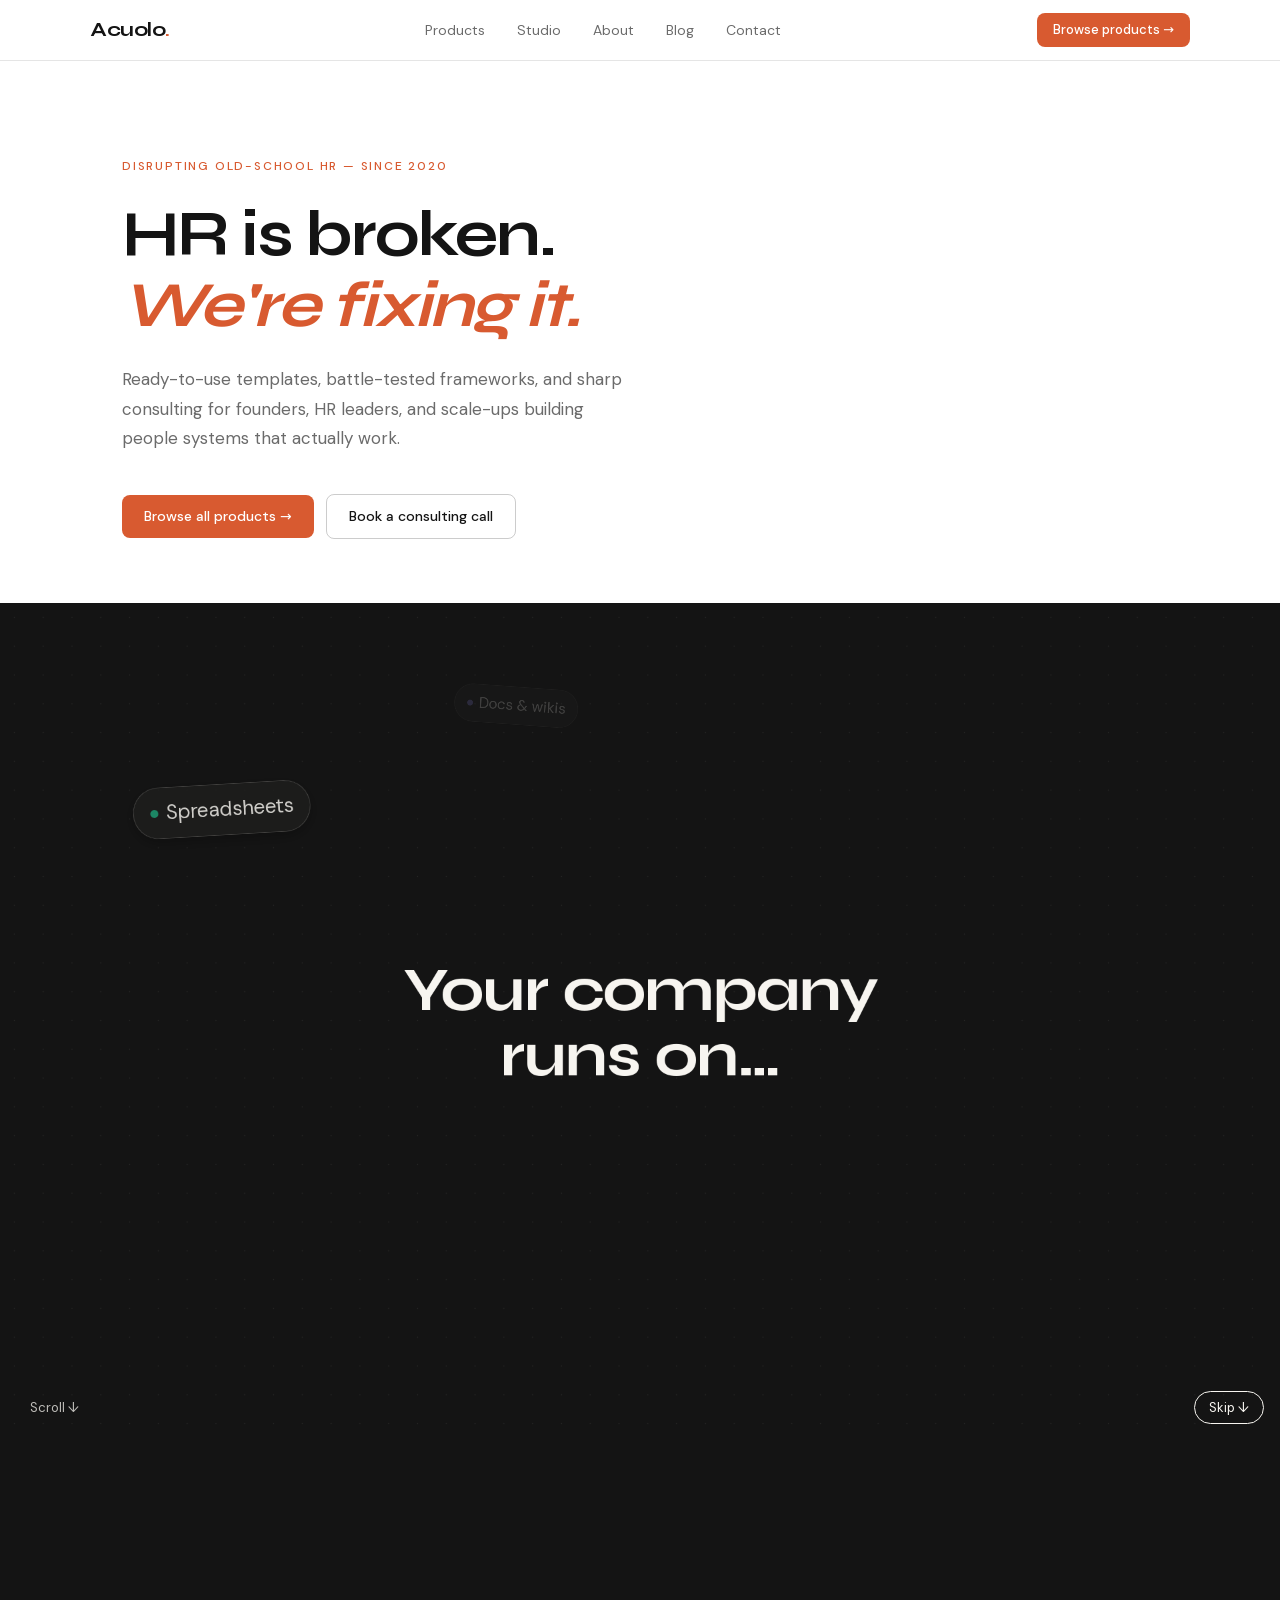
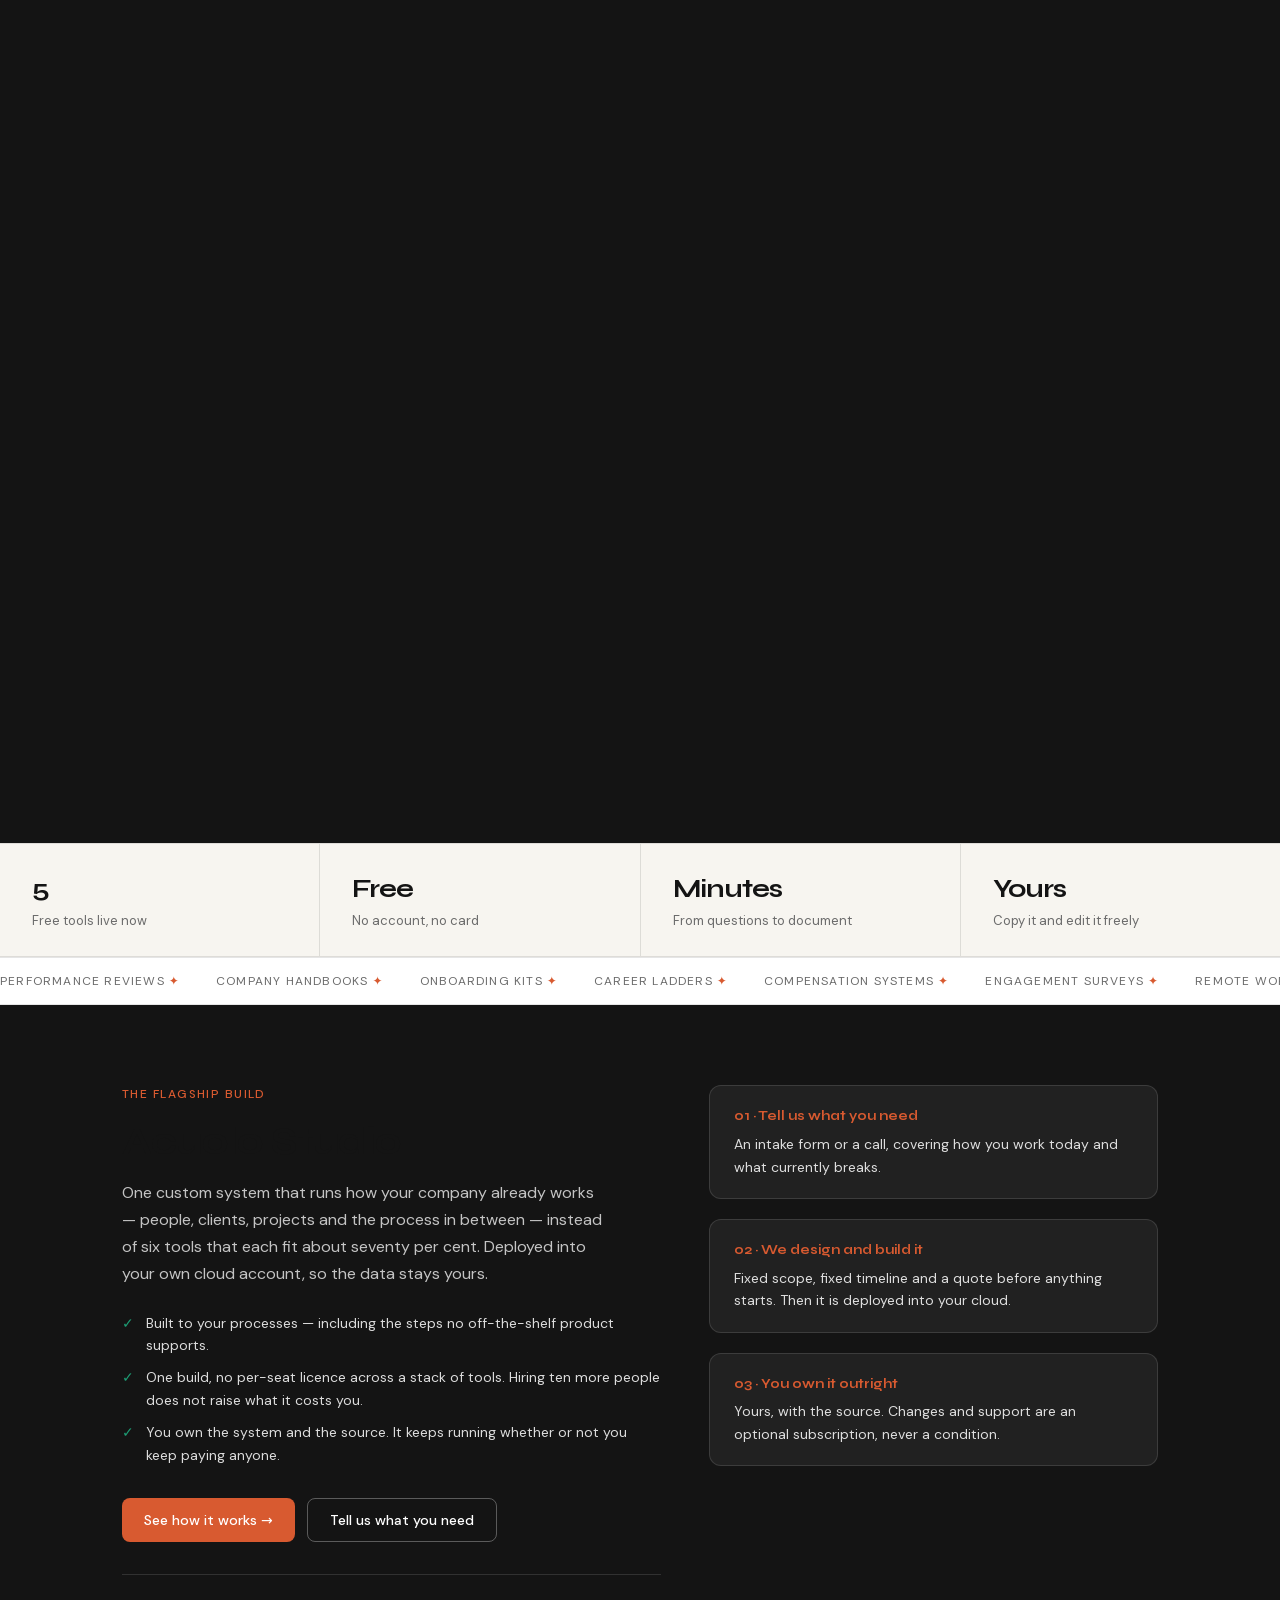
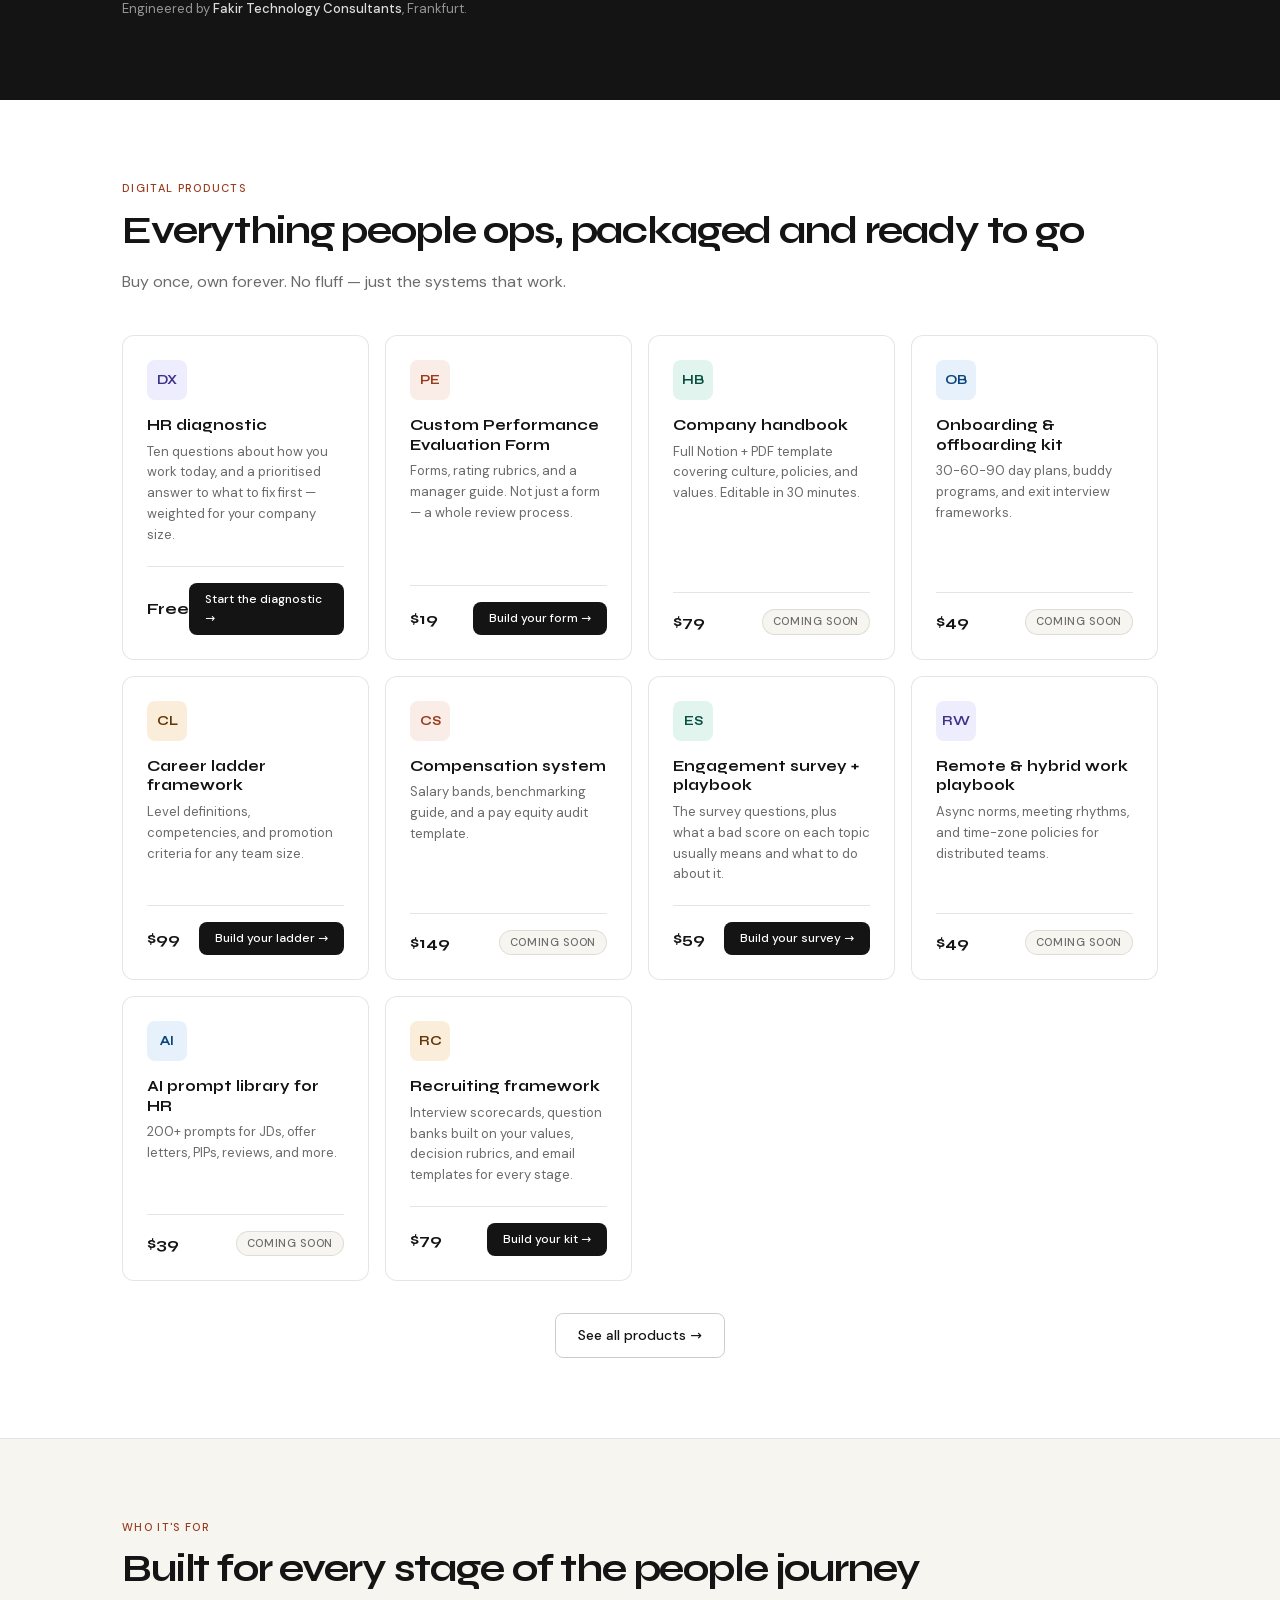
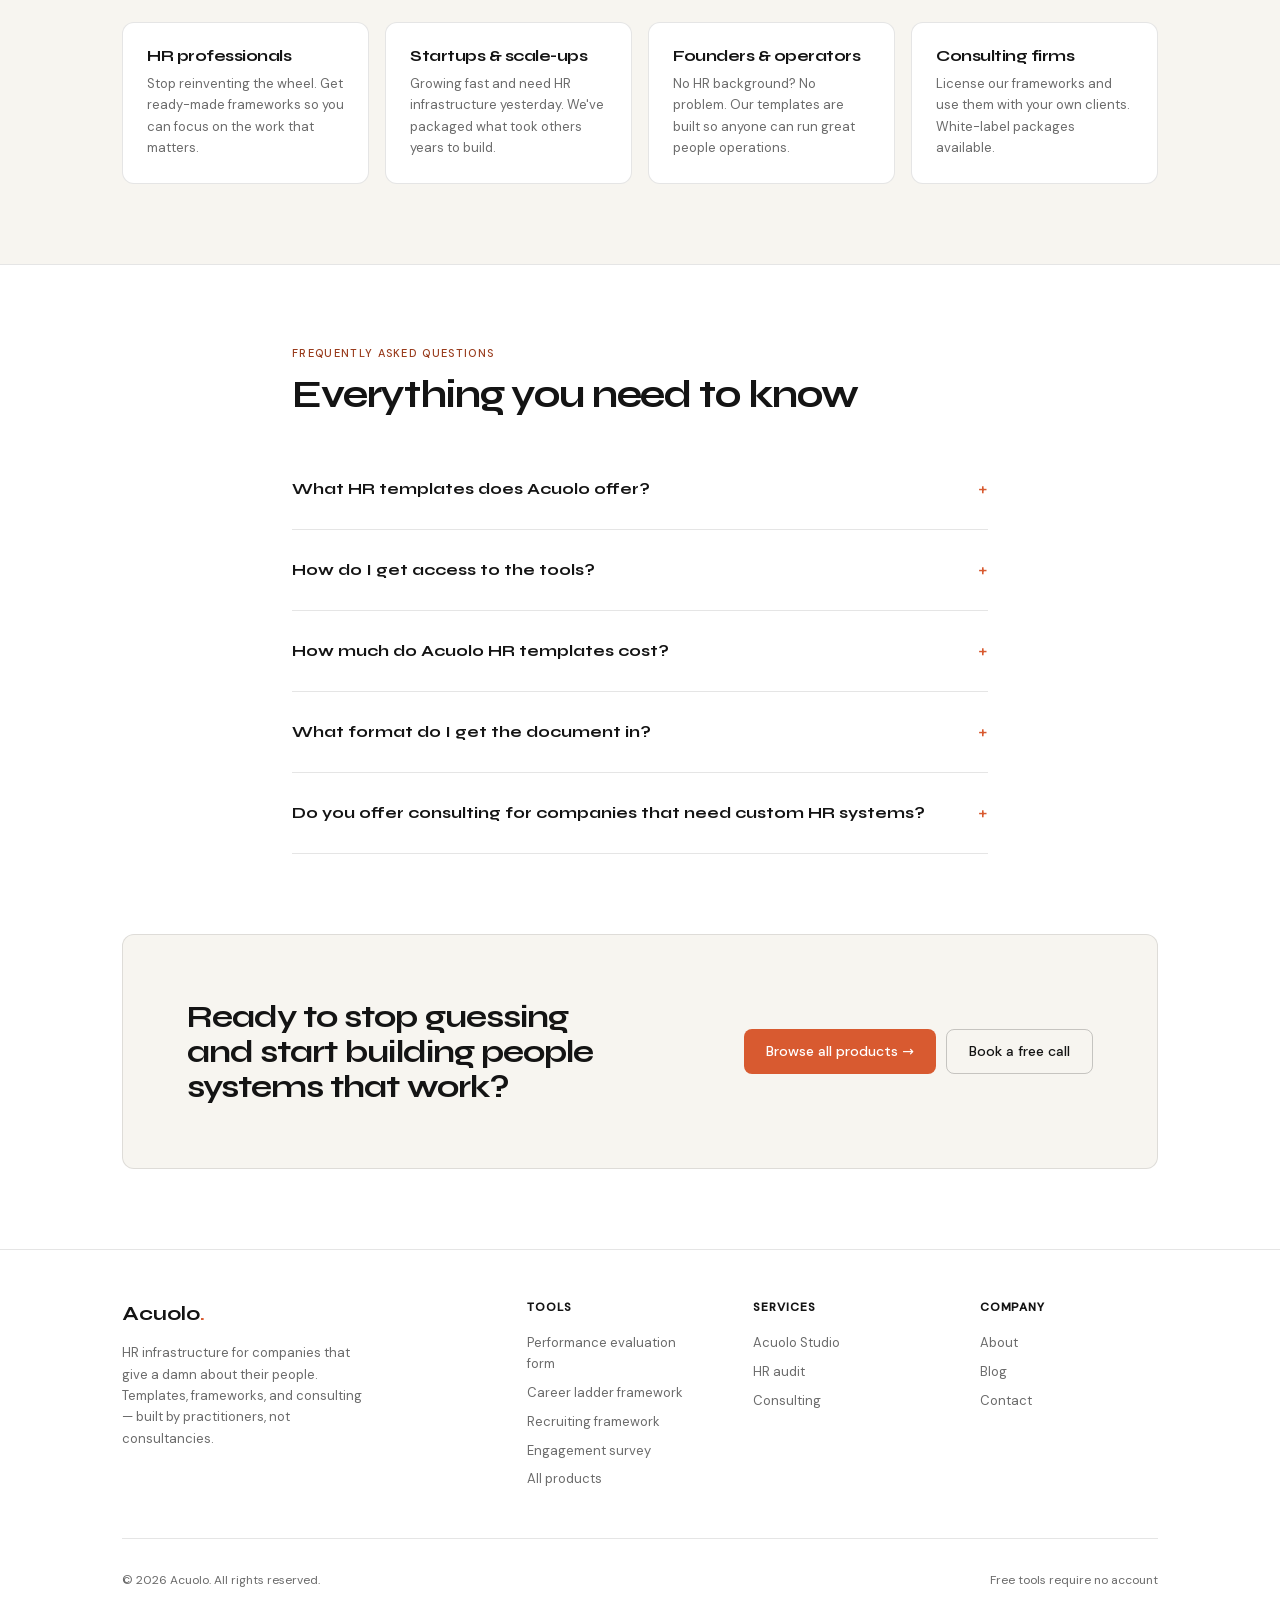
<file: index.html>
<!DOCTYPE html>
<html lang="en">
<head>
<meta charset="UTF-8">
<meta name="viewport" content="width=device-width, initial-scale=1.0">
<title>Acuolo — Free tools that build your HR documents</title>
<meta name="description" content="Free tools that build your HR documents from a few clicks: performance evaluation forms, career ladders, recruiting kits and engagement surveys. Plus custom-built people systems.">
<link rel="canonical" href="https://peopleforge-ten.vercel.app/">
<meta property="og:type" content="website">
<meta property="og:title" content="Acuolo — Free tools that build your HR documents">
<meta property="og:description" content="Free tools that build your HR documents from a few clicks: performance evaluation forms, career ladders, recruiting kits and engagement surveys. Plus custom-built people systems.">
<meta property="og:url" content="https://peopleforge-ten.vercel.app/">
<meta name="twitter:card" content="summary">
<link rel="stylesheet" href="/assets/css/brand.css">
<link rel="stylesheet" href="/assets/css/site.css">
<link rel="stylesheet" href="/assets/css/story.css">
<script type="application/ld+json">
{
  "@context": "https://schema.org",
  "@graph": [
    {
      "@type": "Organization",
      "@id": "https://peopleforge-ten.vercel.app/#organization",
      "name": "Acuolo",
      "url": "https://peopleforge-ten.vercel.app",
      "description": "Acuolo provides HR templates, career frameworks, compensation systems, and people operations consulting for startups, scale-ups, and HR professionals.",
      "foundingDate": "2020",
      "foundingLocation": {
        "@type": "Place",
        "name": "Frankfurt, Germany"
      },
      "areaServed": "Worldwide",
      "contactPoint": {
        "@type": "ContactPoint",
        "contactType": "customer service",
        "email": "hello@acuolo.com"
      }
    },
    {
      "@type": "WebSite",
      "@id": "https://peopleforge-ten.vercel.app/#website",
      "url": "https://peopleforge-ten.vercel.app",
      "name": "Acuolo",
      "publisher": {
        "@id": "https://peopleforge-ten.vercel.app/#organization"
      }
    },
    {
      "@type": "Person",
      "@id": "https://peopleforge-ten.vercel.app/#founder",
      "name": "Sepehr Azhari",
      "jobTitle": "Founder",
      "worksFor": {
        "@id": "https://peopleforge-ten.vercel.app/#organization"
      },
      "description": "Six years in People & Culture at startups and scale-ups.",
      "address": {
        "@type": "PostalAddress",
        "addressLocality": "Frankfurt",
        "addressCountry": "DE"
      }
    },
    {
      "@type": "ItemList",
      "name": "Acuolo tools",
      "description": "Free tools that generate finished HR documents, plus custom-built people systems.",
      "itemListElement": [
        {
          "@type": "ListItem",
          "position": 1,
          "name": "HR Diagnostic",
          "url": "https://peopleforge-ten.vercel.app/products/hr-diagnostic"
        },
        {
          "@type": "ListItem",
          "position": 2,
          "name": "Custom Performance Evaluation Form",
          "url": "https://peopleforge-ten.vercel.app/products/360-feedback"
        },
        {
          "@type": "ListItem",
          "position": 3,
          "name": "Career Ladder Framework",
          "url": "https://peopleforge-ten.vercel.app/products/career-ladder"
        },
        {
          "@type": "ListItem",
          "position": 4,
          "name": "Recruiting Framework",
          "url": "https://peopleforge-ten.vercel.app/products/recruiting"
        },
        {
          "@type": "ListItem",
          "position": 5,
          "name": "Engagement Survey + Playbook",
          "url": "https://peopleforge-ten.vercel.app/products/engagement-survey"
        },
        {
          "@type": "ListItem",
          "position": 6,
          "name": "Acuolo Studio — custom HR system",
          "url": "https://peopleforge-ten.vercel.app/products/studio"
        }
      ]
    },
    {
      "@type": "FAQPage",
      "mainEntity": [
        {
          "@type": "Question",
          "name": "What HR templates does Acuolo offer?",
          "acceptedAnswer": {
            "@type": "Answer",
            "text": "Acuolo has five tools live right now, all free to use with no account: an HR diagnostic that tells you what to fix first, a custom performance evaluation form builder, a career ladder framework builder, a recruiting framework builder and an engagement survey builder. Each generates a finished document from your answers, which you can copy and edit. Alongside them, Acuolo Studio builds a custom company operating system around how your company works, quoted per project. More products are in development."
          }
        },
        {
          "@type": "Question",
          "name": "How do I get access to the tools?",
          "acceptedAnswer": {
            "@type": "Answer",
            "text": "The six live tools are free and need no account or payment — open one, answer the questions, copy the document it produces. For Acuolo Studio, our custom build service, you either book a discovery call or fill in the intake form and we come back with a scope and a quote."
          }
        },
        {
          "@type": "Question",
          "name": "How much do Acuolo HR templates cost?",
          "acceptedAnswer": {
            "@type": "Answer",
            "text": "The five tools currently live are free. Listed prices for products still in development are indicative and nothing is purchasable on the site yet. Acuolo Studio, our custom build service, is quoted per project after a discovery call."
          }
        },
        {
          "@type": "Question",
          "name": "What format do I get the document in?",
          "acceptedAnswer": {
            "@type": "Answer",
            "text": "Each tool builds the document in the page and gives you a copy button that puts it on your clipboard as Markdown. Paste it into Notion, Google Docs, Word or your survey tool and format it however you like. There is nothing to download and no account to create."
          }
        },
        {
          "@type": "Question",
          "name": "Do you offer consulting for companies that need custom HR systems?",
          "acceptedAnswer": {
            "@type": "Answer",
            "text": "Yes — that is Acuolo Studio. Instead of a document you edit yourself, we build the people system itself around how your company actually works, engineered by the team at Fakir Technology Consultants. It is scoped and quoted per project after a discovery call. Tell us what you need through the intake form, or book a call."
          }
        }
      ]
    }
  ]
}
</script>
</head>

<body>

<nav class="site-nav" role="navigation" aria-label="Main navigation">
  <div class="nav-inner">
    <a class="nav-logo" href="/" aria-label="Acuolo home">Acuolo<span>.</span></a>
    <div class="nav-links">
      <a href="/shop">Products</a>
      <a href="/products/studio">Studio</a>
      <a href="/about">About</a>
      <a href="/blog">Blog</a>
      <a href="mailto:hello@acuolo.com">Contact</a>
    </div>
    <div class="nav-cta">
      <a class="btn btn-primary btn-sm" href="/shop">Browse products &rarr;</a>
    </div>
    <button class="nav-toggle" aria-label="Open menu" aria-expanded="false" aria-controls="navMobilePanel" onclick="toggleMobileNav()">
      <span></span><span></span><span></span>
    </button>
  </div>
  <div class="nav-mobile-panel" id="navMobilePanel">
    <a href="/shop">Products</a>
    <a href="/products/studio">Studio</a>
    <a href="/about">About</a>
    <a href="/blog">Blog</a>
    <a href="mailto:hello@acuolo.com">Contact</a>
    <a class="btn btn-primary btn-sm" href="/shop">Browse products &rarr;</a>
  </div>
</nav>

<main>

  <section class="hero">
    <div class="container">
      <p class="hero-eyebrow">Disrupting old-school HR — since 2020</p>
      <h1>HR is broken.<br><em>We're fixing it.</em></h1>
      <p class="hero-sub">Ready-to-use templates, battle-tested frameworks, and sharp consulting for founders, HR leaders, and scale-ups building people systems that actually work.</p>
      <div class="hero-ctas">
        <a class="btn btn-primary" href="/shop">Browse all products →</a>
        <a class="btn btn-outline" href="mailto:hello@acuolo.com">Book a consulting call</a>
      </div>
    </div>
  </section>

  <!-- Scroll story: pinned and driven by scroll (assets/js/home-story.js).
       The summary below is what search engines and screen readers get. -->
  <section class="story" id="story" aria-labelledby="story-heading">
    <div class="as-sr">
      <h2 id="story-heading">How Acuolo works</h2>
      <p>Most companies run on spreadsheets, docs and wikis, a database tool, HR software, a CRM, a project tool, chat threads and someone's memory. None of them talk to each other, and each one fits about 70% of how you actually work.</p>
      <p>Acuolo Studio builds one system that runs how your company works, with people, clients, projects and process connected in one source of truth. It is built around your process, runs in your own cloud, and you own it, with no per-seat fees.</p>
      <p>Not ready for a system? Start free with the HR diagnostic, performance evaluation, career ladder, recruiting kit and engagement survey builders. Answer a few questions, get a finished document, no account needed.</p>
    </div>
    <div class="story-pin">
      <div data-story-stage aria-hidden="true"></div>
      <div class="story-ui">
        <span class="story-hint" aria-hidden="true">Scroll ↓</span>
        <a class="story-skip" href="#after-story">Skip ↓</a>
      </div>
      <div class="story-progress" aria-hidden="true"></div>
    </div>
  </section>

  <div class="stats-bar" id="after-story" role="region" aria-label="Company statistics">
    <div class="stat-item"><div class="stat-num">5</div><div class="stat-label">Free tools live now</div></div>
    <div class="stat-item"><div class="stat-num">Free</div><div class="stat-label">No account, no card</div></div>
    <div class="stat-item"><div class="stat-num">Minutes</div><div class="stat-label">From questions to document</div></div>
    <div class="stat-item"><div class="stat-num">Yours</div><div class="stat-label">Copy it and edit it freely</div></div>
  </div>

  <div class="marquee-wrap" aria-hidden="true">
    <div class="marquee-track">
      <span class="marquee-item">Performance Reviews<span class="marquee-sep">✦</span></span>
      <span class="marquee-item">Company Handbooks<span class="marquee-sep">✦</span></span>
      <span class="marquee-item">Onboarding Kits<span class="marquee-sep">✦</span></span>
      <span class="marquee-item">Career Ladders<span class="marquee-sep">✦</span></span>
      <span class="marquee-item">Compensation Systems<span class="marquee-sep">✦</span></span>
      <span class="marquee-item">Engagement Surveys<span class="marquee-sep">✦</span></span>
      <span class="marquee-item">Remote Work Playbooks<span class="marquee-sep">✦</span></span>
      <span class="marquee-item">AI for HR<span class="marquee-sep">✦</span></span>
      <span class="marquee-item">Recruiting Frameworks<span class="marquee-sep">✦</span></span>
      <span class="marquee-item">L&amp;D Programs<span class="marquee-sep">✦</span></span>
      <span class="marquee-item">Performance Reviews<span class="marquee-sep">✦</span></span>
      <span class="marquee-item">Company Handbooks<span class="marquee-sep">✦</span></span>
      <span class="marquee-item">Onboarding Kits<span class="marquee-sep">✦</span></span>
      <span class="marquee-item">Career Ladders<span class="marquee-sep">✦</span></span>
      <span class="marquee-item">Compensation Systems<span class="marquee-sep">✦</span></span>
      <span class="marquee-item">Engagement Surveys<span class="marquee-sep">✦</span></span>
      <span class="marquee-item">Remote Work Playbooks<span class="marquee-sep">✦</span></span>
      <span class="marquee-item">AI for HR<span class="marquee-sep">✦</span></span>
      <span class="marquee-item">Recruiting Frameworks<span class="marquee-sep">✦</span></span>
      <span class="marquee-item">L&amp;D Programs<span class="marquee-sep">✦</span></span>
    </div>
  </div>

  <section class="flagship" aria-labelledby="flagship-heading">
    <div class="container">
      <div class="flagship-grid">
        <div>
          <p class="flagship-eyebrow">The flagship build</p>
          <h2 class="flagship-title" id="flagship-heading">Acuolo Studio</h2>
          <p class="flagship-sub">One custom system that runs how your company already works — people, clients, projects and the process in between — instead of six tools that each fit about seventy per cent. Deployed into your own cloud account, so the data stays yours.</p>
          <ul class="flagship-points">
            <li>Built to your processes — including the steps no off-the-shelf product supports.</li>
            <li>One build, no per-seat licence across a stack of tools. Hiring ten more people does not raise what it costs you.</li>
            <li>You own the system and the source. It keeps running whether or not you keep paying anyone.</li>
          </ul>
          <div class="flagship-ctas">
            <a class="btn btn-primary" href="/products/studio">See how it works →</a>
            <a class="btn btn-invert" href="/products/studio-intake">Tell us what you need</a>
          </div>
          <p class="flagship-by">Engineered by <strong>Fakir Technology Consultants</strong>, Frankfurt.</p>
        </div>
        <div class="flagship-steps">
          <div class="flagship-step"><b>01 · Tell us what you need</b>An intake form or a call, covering how you work today and what currently breaks.</div>
          <div class="flagship-step"><b>02 · We design and build it</b>Fixed scope, fixed timeline and a quote before anything starts. Then it is deployed into your cloud.</div>
          <div class="flagship-step"><b>03 · You own it outright</b>Yours, with the source. Changes and support are an optional subscription, never a condition.</div>
        </div>
      </div>
    </div>
  </section>

  <section class="section" aria-labelledby="products-heading">
    <div class="container">
      <p class="section-label">Digital products</p>
      <h2 class="section-title" id="products-heading">Everything people ops, packaged and ready to go</h2>
      <p class="section-sub" style="margin-bottom:2.5rem;">Buy once, own forever. No fluff — just the systems that work.</p>
      <div class="grid-auto">
        <a class="product-card" href="/products/hr-diagnostic">
          <div class="product-icon icon-p">DX</div>
          <div class="product-name">HR diagnostic</div>
          <div class="product-desc">Ten questions about how you work today, and a prioritised answer to what to fix first — weighted for your company size.</div>
          <div class="product-footer"><span class="product-price">Free</span><span class="product-add">Start the diagnostic →</span></div>
        </a>
        <a class="product-card" href="/products/360-feedback">
          <div class="product-icon icon-c">PE</div>
          <div class="product-name">Custom Performance Evaluation Form</div>
          <div class="product-desc">Forms, rating rubrics, and a manager guide. Not just a form — a whole review process.</div>
          <div class="product-footer"><span class="product-price">$19</span><span class="product-add">Build your form →</span></div>
        </a>
        <div class="product-card is-soon">
          <div class="product-icon icon-t">HB</div>
          <div class="product-name">Company handbook</div>
          <div class="product-desc">Full Notion + PDF template covering culture, policies, and values. Editable in 30 minutes.</div>
          <div class="product-footer"><span class="product-price">$79</span><span class="badge badge-gray">Coming soon</span></div>
        </div>
        <div class="product-card is-soon">
          <div class="product-icon icon-b">OB</div>
          <div class="product-name">Onboarding & offboarding kit</div>
          <div class="product-desc">30-60-90 day plans, buddy programs, and exit interview frameworks.</div>
          <div class="product-footer"><span class="product-price">$49</span><span class="badge badge-gray">Coming soon</span></div>
        </div>
        <a class="product-card" href="/products/career-ladder">
          <div class="product-icon icon-a">CL</div>
          <div class="product-name">Career ladder framework</div>
          <div class="product-desc">Level definitions, competencies, and promotion criteria for any team size.</div>
          <div class="product-footer"><span class="product-price">$99</span><span class="product-add">Build your ladder →</span></div>
        </a>
        <div class="product-card is-soon">
          <div class="product-icon icon-c">CS</div>
          <div class="product-name">Compensation system</div>
          <div class="product-desc">Salary bands, benchmarking guide, and a pay equity audit template.</div>
          <div class="product-footer"><span class="product-price">$149</span><span class="badge badge-gray">Coming soon</span></div>
        </div>
        <a class="product-card" href="/products/engagement-survey">
          <div class="product-icon icon-t">ES</div>
          <div class="product-name">Engagement survey + playbook</div>
          <div class="product-desc">The survey questions, plus what a bad score on each topic usually means and what to do about it.</div>
          <div class="product-footer"><span class="product-price">$59</span><span class="product-add">Build your survey →</span></div>
        </a>
        <div class="product-card is-soon">
          <div class="product-icon icon-p">RW</div>
          <div class="product-name">Remote & hybrid work playbook</div>
          <div class="product-desc">Async norms, meeting rhythms, and time-zone policies for distributed teams.</div>
          <div class="product-footer"><span class="product-price">$49</span><span class="badge badge-gray">Coming soon</span></div>
        </div>
        <div class="product-card is-soon">
          <div class="product-icon icon-b">AI</div>
          <div class="product-name">AI prompt library for HR</div>
          <div class="product-desc">200+ prompts for JDs, offer letters, PIPs, reviews, and more.</div>
          <div class="product-footer"><span class="product-price">$39</span><span class="badge badge-gray">Coming soon</span></div>
        </div>
        <a class="product-card" href="/products/recruiting">
          <div class="product-icon icon-a">RC</div>
          <div class="product-name">Recruiting framework</div>
          <div class="product-desc">Interview scorecards, question banks built on your values, decision rubrics, and email templates for every stage.</div>
          <div class="product-footer"><span class="product-price">$79</span><span class="product-add">Build your kit →</span></div>
        </a>
      </div>
      <div style="text-align:center;margin-top:2rem;">
        <a class="btn btn-outline" href="/shop">See all products →</a>
      </div>
    </div>
  </section>

  <div class="divider"></div>

  <section class="section" style="background:var(--linen);" aria-labelledby="who-heading">
    <div class="container">
      <p class="section-label">Who it's for</p>
      <h2 class="section-title" id="who-heading">Built for every stage of the people journey</h2>
      <div class="grid-4" style="margin-top:2rem;">
        <div class="card"><h3 style="font-size:16px;margin-bottom:8px;">HR professionals</h3><p style="font-size:13px;color:var(--text-muted);line-height:1.65;">Stop reinventing the wheel. Get ready-made frameworks so you can focus on the work that matters.</p></div>
        <div class="card"><h3 style="font-size:16px;margin-bottom:8px;">Startups & scale-ups</h3><p style="font-size:13px;color:var(--text-muted);line-height:1.65;">Growing fast and need HR infrastructure yesterday. We've packaged what took others years to build.</p></div>
        <div class="card"><h3 style="font-size:16px;margin-bottom:8px;">Founders & operators</h3><p style="font-size:13px;color:var(--text-muted);line-height:1.65;">No HR background? No problem. Our templates are built so anyone can run great people operations.</p></div>
        <div class="card"><h3 style="font-size:16px;margin-bottom:8px;">Consulting firms</h3><p style="font-size:13px;color:var(--text-muted);line-height:1.65;">License our frameworks and use them with your own clients. White-label packages available.</p></div>
      </div>
    </div>
  </section>

  <div class="divider"></div>

  <!-- FAQ Section (AEO critical) -->
  <section class="section" aria-labelledby="faq-heading">
    <div class="container" style="max-width:760px;">
      <p class="section-label">Frequently asked questions</p>
      <h2 class="section-title" id="faq-heading">Everything you need to know</h2>
      <div style="margin-top:2rem;">
        <div class="faq-item" itemscope itemprop="mainEntity" itemtype="https://schema.org/Question">
          <div class="faq-question" onclick="toggleFaq(this)" aria-expanded="false">
            <span itemprop="name">What HR templates does Acuolo offer?</span>
            <span class="faq-toggle">+</span>
          </div>
          <div class="faq-answer" itemprop="acceptedAnswer" itemscope itemtype="https://schema.org/Answer">
            <p itemprop="text">Acuolo has five tools live right now, all free to use with no account: an HR diagnostic that tells you what to fix first, a custom performance evaluation form builder, a career ladder framework builder, a recruiting framework builder and an engagement survey builder. Each generates a finished document from your answers, which you can copy and edit. Alongside them, Acuolo Studio builds a custom company operating system around how your company works, quoted per project. More products are in development.</p>
          </div>
        </div>
        <div class="faq-item" itemscope itemprop="mainEntity" itemtype="https://schema.org/Question">
          <div class="faq-question" onclick="toggleFaq(this)" aria-expanded="false">
            <span itemprop="name">How do I get access to the tools?</span>
            <span class="faq-toggle">+</span>
          </div>
          <div class="faq-answer" itemprop="acceptedAnswer" itemscope itemtype="https://schema.org/Answer">
            <p itemprop="text">The six live tools are free and need no account or payment — open one, answer the questions, copy the document it produces. For Acuolo Studio, our custom build service, you either book a discovery call or fill in the intake form and we come back with a scope and a quote.</p>
          </div>
        </div>
        <div class="faq-item" itemscope itemprop="mainEntity" itemtype="https://schema.org/Question">
          <div class="faq-question" onclick="toggleFaq(this)" aria-expanded="false">
            <span itemprop="name">How much do Acuolo HR templates cost?</span>
            <span class="faq-toggle">+</span>
          </div>
          <div class="faq-answer" itemprop="acceptedAnswer" itemscope itemtype="https://schema.org/Answer">
            <p itemprop="text">The five tools currently live are free. Listed prices for products still in development are indicative and nothing is purchasable on the site yet. Acuolo Studio, our custom build service, is quoted per project after a discovery call.</p>
          </div>
        </div>
        <div class="faq-item" itemscope itemprop="mainEntity" itemtype="https://schema.org/Question">
          <div class="faq-question" onclick="toggleFaq(this)" aria-expanded="false">
            <span itemprop="name">What format do I get the document in?</span>
            <span class="faq-toggle">+</span>
          </div>
          <div class="faq-answer" itemprop="acceptedAnswer" itemscope itemtype="https://schema.org/Answer">
            <p itemprop="text">Each tool builds the document in the page and gives you a copy button that puts it on your clipboard as Markdown. Paste it into Notion, Google Docs, Word or your survey tool and format it however you like. There is nothing to download and no account to create.</p>
          </div>
        </div>
        <div class="faq-item" itemscope itemprop="mainEntity" itemtype="https://schema.org/Question">
          <div class="faq-question" onclick="toggleFaq(this)" aria-expanded="false">
            <span itemprop="name">Do you offer consulting for companies that need custom HR systems?</span>
            <span class="faq-toggle">+</span>
          </div>
          <div class="faq-answer" itemprop="acceptedAnswer" itemscope itemtype="https://schema.org/Answer">
            <p itemprop="text">Yes — that is Acuolo Studio. Instead of a document you edit yourself, we build the people system itself around how your company actually works, engineered by the team at Fakir Technology Consultants. It is scoped and quoted per project after a discovery call. Tell us what you need through the intake form, or book a call.</p>
          </div>
        </div>
      </div>
    </div>
  </section>

  <section style="padding:0 0 5rem;">
    <div class="container">
      <div class="cta-bar">
        <h2>Ready to stop guessing and start building people systems that work?</h2>
        <div class="cta-btns">
          <a class="btn btn-primary" href="/shop">Browse all products →</a>
          <a class="btn btn-outline" href="/about">Book a free call</a>
        </div>
      </div>
    </div>
  </section>

</main>

<footer role="contentinfo">
  <div class="container">
    <div class="footer-grid">
      <div>
        <div class="footer-brand-name">Acuolo<span>.</span></div>
        <p class="footer-tagline">HR infrastructure for companies that give a damn about their people. Templates, frameworks, and consulting — built by practitioners, not consultancies.</p>
      </div>
      <div>
        <div class="footer-col-title">Tools</div>
        <div class="footer-links">
          <a href="/products/360-feedback">Performance evaluation form</a>
          <a href="/products/career-ladder">Career ladder framework</a>
          <a href="/products/recruiting">Recruiting framework</a>
          <a href="/products/engagement-survey">Engagement survey</a>
          <a href="/shop">All products</a>
        </div>
      </div>
      <div>
        <div class="footer-col-title">Services</div>
        <div class="footer-links">
          <a href="/products/studio-intake">Acuolo Studio</a>
          <a href="mailto:hello@acuolo.com?subject=HR%20audit">HR audit</a>
          <a href="mailto:hello@acuolo.com?subject=Consulting">Consulting</a>
        </div>
      </div>
      <div>
        <div class="footer-col-title">Company</div>
        <div class="footer-links">
          <a href="/about">About</a>
          <a href="/blog">Blog</a>
          <a href="mailto:hello@acuolo.com">Contact</a>
        </div>
      </div>
    </div>
    <div class="footer-bottom">
      <span>© 2026 Acuolo. All rights reserved.</span>
      <span>Free tools require no account</span>
    </div>
  </div>
</footer>

<script src="/assets/js/site.js"></script>
<script src="/assets/js/story.js"></script>
<script src="/assets/js/home-story.js"></script>
</body>
</html>
</file>
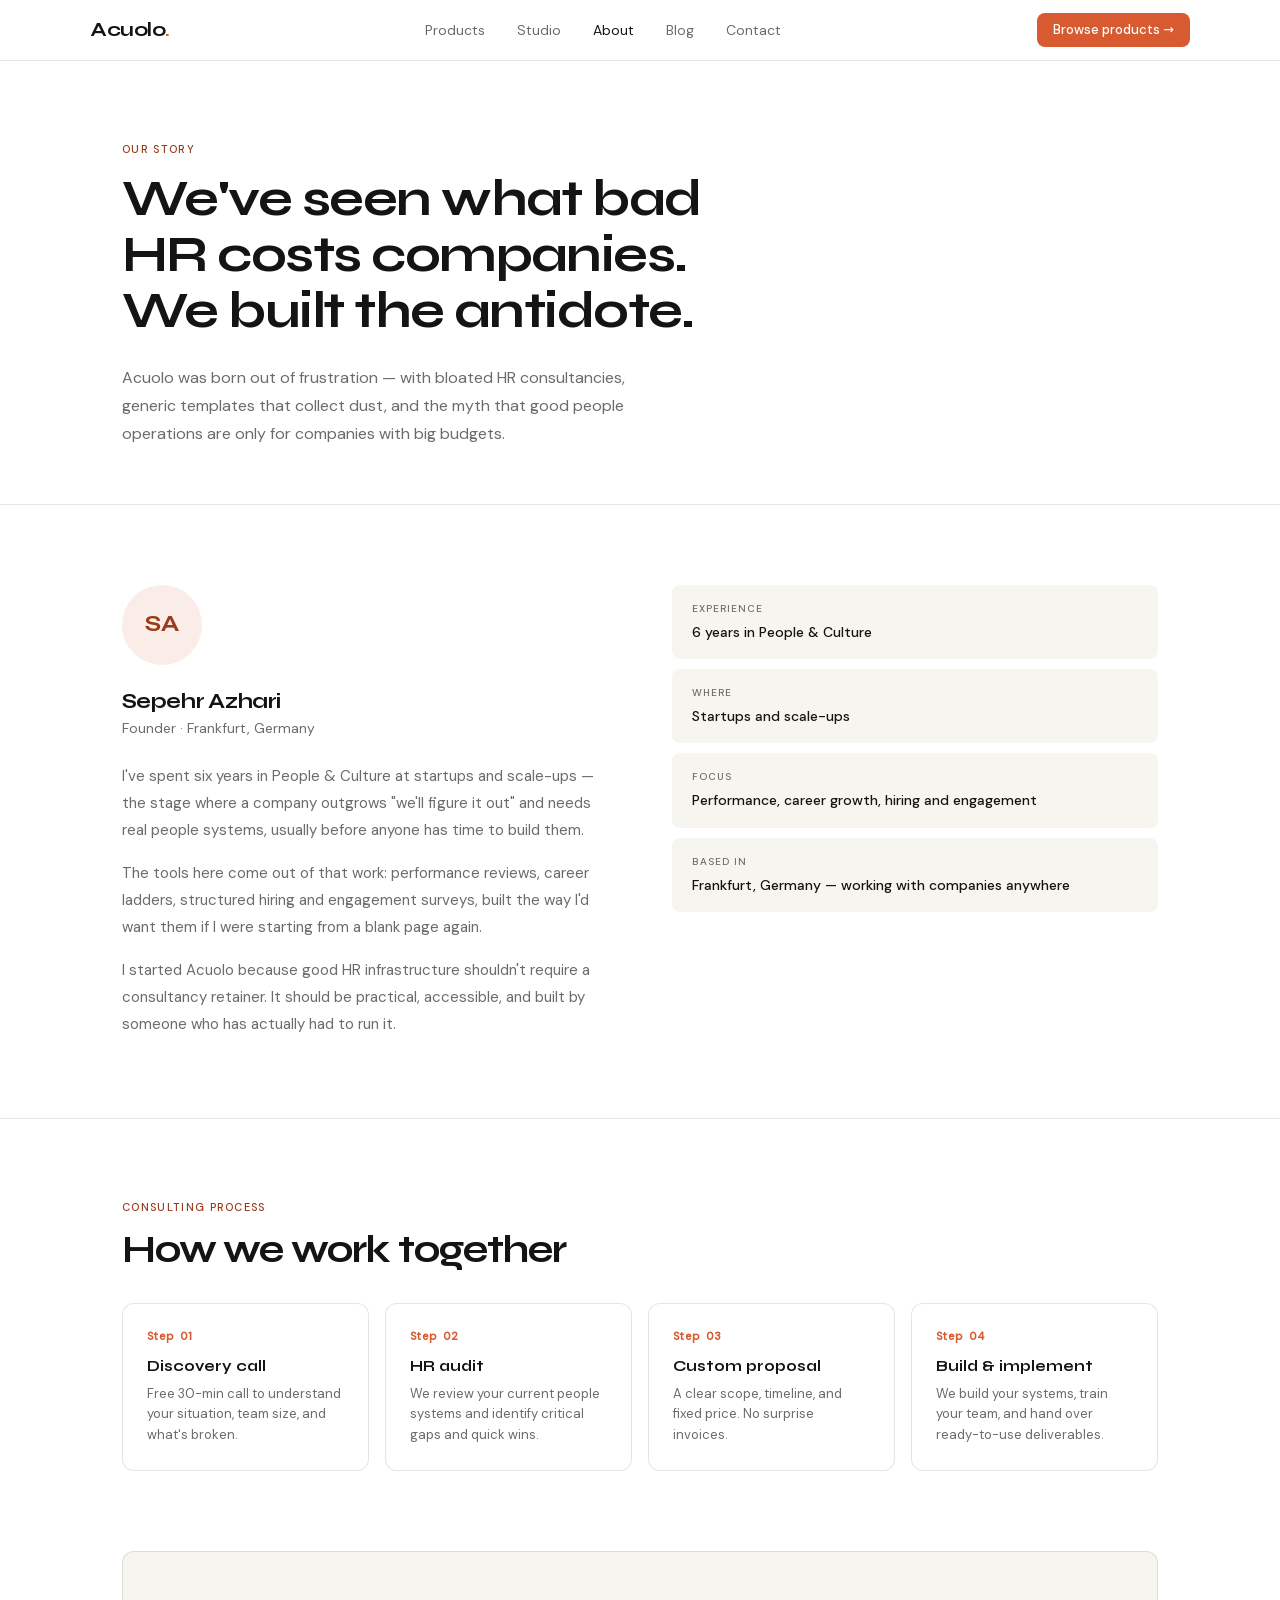
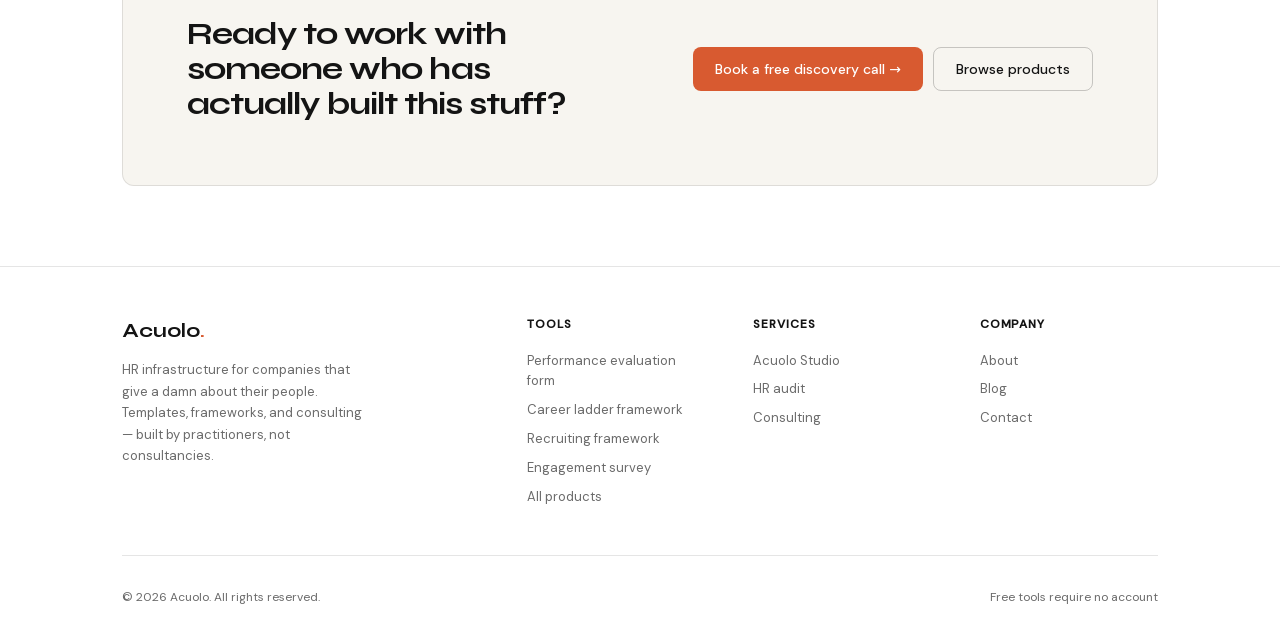
<file: about.html>
<!DOCTYPE html>
<html lang="en">
<head>
<meta charset="UTF-8">
<meta name="viewport" content="width=device-width, initial-scale=1.0">
<title>About Acuolo — who builds this and why</title>
<meta name="description" content="Acuolo exists because good HR infrastructure should not require a consultancy retainer. Built by a People and Culture practitioner in Frankfurt.">
<link rel="canonical" href="https://peopleforge-ten.vercel.app/about">
<meta property="og:type" content="website">
<meta property="og:title" content="About Acuolo — who builds this and why">
<meta property="og:description" content="Acuolo exists because good HR infrastructure should not require a consultancy retainer. Built by a People and Culture practitioner in Frankfurt.">
<meta property="og:url" content="https://peopleforge-ten.vercel.app/about">
<meta name="twitter:card" content="summary">
<link rel="stylesheet" href="/assets/css/brand.css">
<link rel="stylesheet" href="/assets/css/site.css">
</head>

<body>

<nav class="site-nav" role="navigation" aria-label="Main navigation">
  <div class="nav-inner">
    <a class="nav-logo" href="/" aria-label="Acuolo home">Acuolo<span>.</span></a>
    <div class="nav-links">
      <a href="/shop">Products</a>
      <a href="/products/studio">Studio</a>
      <a href="/about" class="active">About</a>
      <a href="/blog">Blog</a>
      <a href="mailto:hello@acuolo.com">Contact</a>
    </div>
    <div class="nav-cta">
      <a class="btn btn-primary btn-sm" href="/shop">Browse products &rarr;</a>
    </div>
    <button class="nav-toggle" aria-label="Open menu" aria-expanded="false" aria-controls="navMobilePanel" onclick="toggleMobileNav()">
      <span></span><span></span><span></span>
    </button>
  </div>
  <div class="nav-mobile-panel" id="navMobilePanel">
    <a href="/shop">Products</a>
    <a href="/products/studio">Studio</a>
    <a href="/about">About</a>
    <a href="/blog">Blog</a>
    <a href="mailto:hello@acuolo.com">Contact</a>
    <a class="btn btn-primary btn-sm" href="/shop">Browse products &rarr;</a>
  </div>
</nav>

<main role="main" itemscope itemtype="https://schema.org/AboutPage">

  <header style="padding:5rem 0 3.5rem;border-bottom:1px solid var(--border);">
    <div class="container">
      <p class="section-label">Our story</p>
      <h1 style="font-size:clamp(2rem,4vw,3.5rem);max-width:640px;">We've seen what bad HR costs companies. We built the antidote.</h1>
      <p style="font-size:16px;color:var(--text-muted);max-width:540px;margin-top:1.5rem;line-height:1.75;">Acuolo was born out of frustration — with bloated HR consultancies, generic templates that collect dust, and the myth that good people operations are only for companies with big budgets.</p>
    </div>
  </header>

  <section class="section">
    <div class="container">
      <div style="display:grid;grid-template-columns:1fr 1fr;gap:4rem;align-items:start;" class="grid-2">
        <div>
          <div class="avatar-circle" style="margin-bottom:1.5rem;" aria-hidden="true">SA</div>
          <h2 style="font-size:22px;margin-bottom:4px;">Sepehr Azhari</h2>
          <p style="font-size:14px;color:var(--text-muted);margin-bottom:1.5rem;">Founder · Frankfurt, Germany</p>
          <p style="font-size:15px;color:var(--text-muted);line-height:1.8;margin-bottom:1rem;">I've spent six years in People &amp; Culture at startups and scale-ups — the stage where a company outgrows "we'll figure it out" and needs real people systems, usually before anyone has time to build them.</p>
          <p style="font-size:15px;color:var(--text-muted);line-height:1.8;margin-bottom:1rem;">The tools here come out of that work: performance reviews, career ladders, structured hiring and engagement surveys, built the way I'd want them if I were starting from a blank page again.</p>
          <p style="font-size:15px;color:var(--text-muted);line-height:1.8;">I started Acuolo because good HR infrastructure shouldn't require a consultancy retainer. It should be practical, accessible, and built by someone who has actually had to run it.</p>
        </div>
        <div class="cred-list">
          <div class="cred-item"><div class="cred-label">Experience</div><div class="cred-val">6 years in People &amp; Culture</div></div>
          <div class="cred-item"><div class="cred-label">Where</div><div class="cred-val">Startups and scale-ups</div></div>
          <div class="cred-item"><div class="cred-label">Focus</div><div class="cred-val">Performance, career growth, hiring and engagement</div></div>
          <div class="cred-item"><div class="cred-label">Based in</div><div class="cred-val">Frankfurt, Germany — working with companies anywhere</div></div>
        </div>
      </div>
    </div>
  </section>

  

  <div class="divider"></div>

  <section class="section" aria-labelledby="process-heading">
    <div class="container">
      <p class="section-label">Consulting process</p>
      <h2 class="section-title" id="process-heading">How we work together</h2>
      <div class="grid-4" style="margin-top:2rem;">
        <div class="step-card"><div class="step-num">Step 01</div><div class="step-name">Discovery call</div><div class="step-desc">Free 30-min call to understand your situation, team size, and what's broken.</div></div>
        <div class="step-card"><div class="step-num">Step 02</div><div class="step-name">HR audit</div><div class="step-desc">We review your current people systems and identify critical gaps and quick wins.</div></div>
        <div class="step-card"><div class="step-num">Step 03</div><div class="step-name">Custom proposal</div><div class="step-desc">A clear scope, timeline, and fixed price. No surprise invoices.</div></div>
        <div class="step-card"><div class="step-num">Step 04</div><div class="step-name">Build & implement</div><div class="step-desc">We build your systems, train your team, and hand over ready-to-use deliverables.</div></div>
      </div>
    </div>
  </section>

  

  <section style="padding:0 0 5rem;">
    <div class="container">
      <div class="cta-bar">
        <h2>Ready to work with someone who has actually built this stuff?</h2>
        <div class="cta-btns">
          <a class="btn btn-primary" href="mailto:hello@acuolo.com?subject=Discovery%20call">Book a free discovery call →</a>
          <a class="btn btn-outline" href="/shop">Browse products</a>
        </div>
      </div>
    </div>
  </section>

</main>

<footer role="contentinfo">
  <div class="container">
    <div class="footer-grid">
      <div>
        <div class="footer-brand-name">Acuolo<span>.</span></div>
        <p class="footer-tagline">HR infrastructure for companies that give a damn about their people. Templates, frameworks, and consulting — built by practitioners, not consultancies.</p>
      </div>
      <div>
        <div class="footer-col-title">Tools</div>
        <div class="footer-links">
          <a href="/products/360-feedback">Performance evaluation form</a>
          <a href="/products/career-ladder">Career ladder framework</a>
          <a href="/products/recruiting">Recruiting framework</a>
          <a href="/products/engagement-survey">Engagement survey</a>
          <a href="/shop">All products</a>
        </div>
      </div>
      <div>
        <div class="footer-col-title">Services</div>
        <div class="footer-links">
          <a href="/products/studio-intake">Acuolo Studio</a>
          <a href="mailto:hello@acuolo.com?subject=HR%20audit">HR audit</a>
          <a href="mailto:hello@acuolo.com?subject=Consulting">Consulting</a>
        </div>
      </div>
      <div>
        <div class="footer-col-title">Company</div>
        <div class="footer-links">
          <a href="/about">About</a>
          <a href="/blog">Blog</a>
          <a href="mailto:hello@acuolo.com">Contact</a>
        </div>
      </div>
    </div>
    <div class="footer-bottom">
      <span>© 2026 Acuolo. All rights reserved.</span>
      <span>Free tools require no account</span>
    </div>
  </div>
</footer>

<script src="/assets/js/site.js"></script>
</body>
</html>
</file>
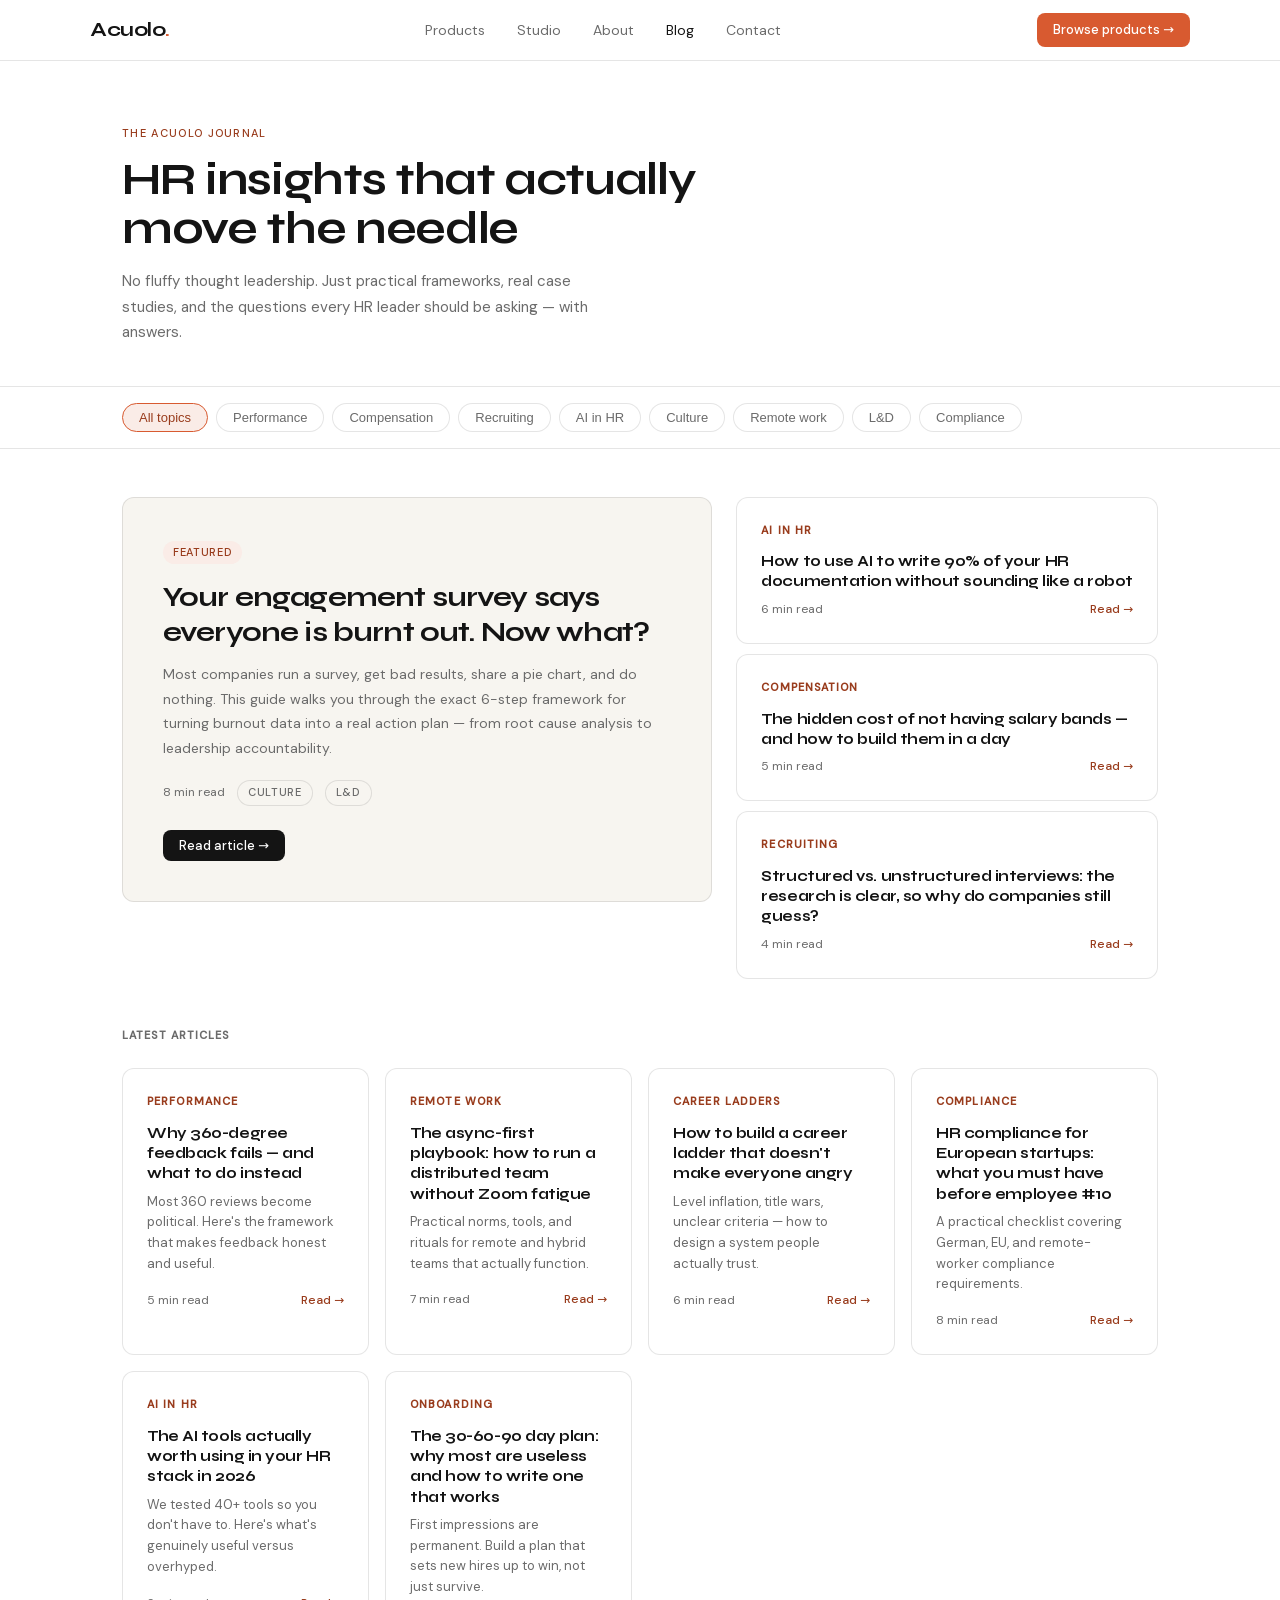
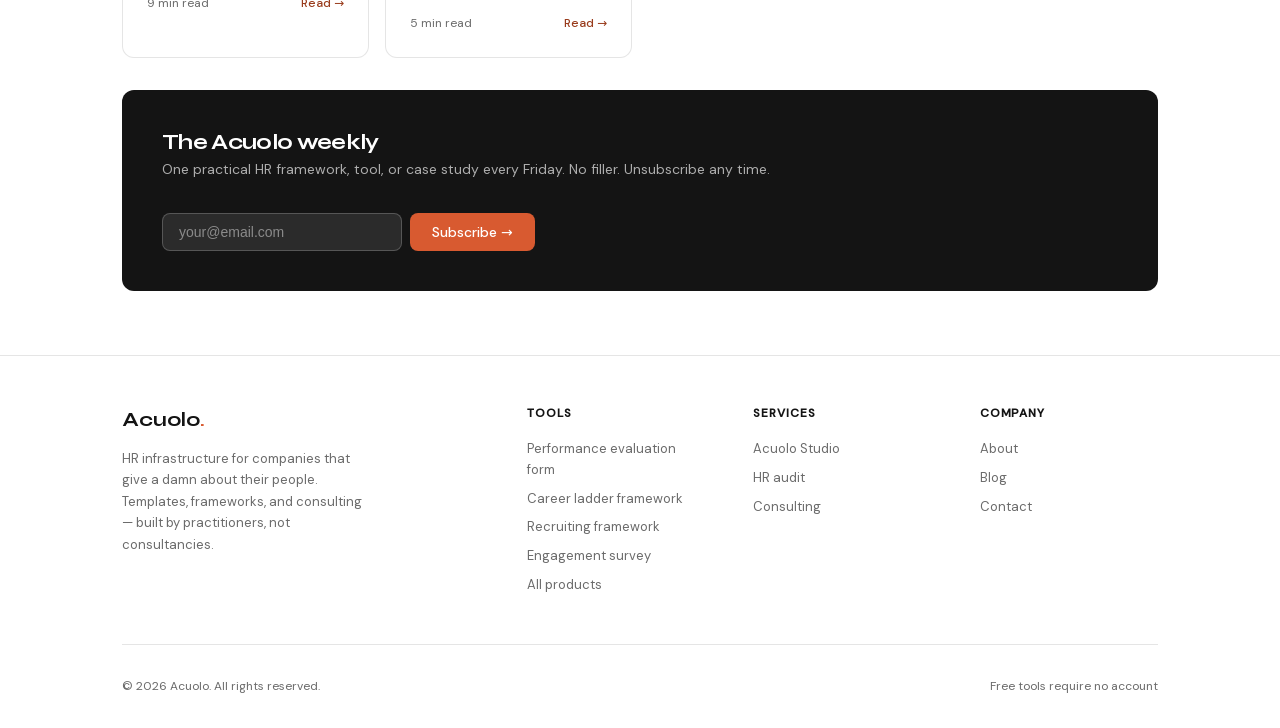
<file: blog.html>
<!DOCTYPE html>
<html lang="en">
<head>
<meta charset="UTF-8">
<meta name="viewport" content="width=device-width, initial-scale=1.0">
<title>The Acuolo Journal — practical HR writing</title>
<meta name="description" content="Practical HR frameworks, case studies and the questions every people leader should be asking. No fluffy thought leadership.">
<link rel="canonical" href="https://peopleforge-ten.vercel.app/blog">
<meta property="og:type" content="website">
<meta property="og:title" content="The Acuolo Journal — practical HR writing">
<meta property="og:description" content="Practical HR frameworks, case studies and the questions every people leader should be asking. No fluffy thought leadership.">
<meta property="og:url" content="https://peopleforge-ten.vercel.app/blog">
<meta name="twitter:card" content="summary">
<link rel="stylesheet" href="/assets/css/brand.css">
<link rel="stylesheet" href="/assets/css/site.css">
</head>

<body>

<nav class="site-nav" role="navigation" aria-label="Main navigation">
  <div class="nav-inner">
    <a class="nav-logo" href="/" aria-label="Acuolo home">Acuolo<span>.</span></a>
    <div class="nav-links">
      <a href="/shop">Products</a>
      <a href="/products/studio">Studio</a>
      <a href="/about">About</a>
      <a href="/blog" class="active">Blog</a>
      <a href="mailto:hello@acuolo.com">Contact</a>
    </div>
    <div class="nav-cta">
      <a class="btn btn-primary btn-sm" href="/shop">Browse products &rarr;</a>
    </div>
    <button class="nav-toggle" aria-label="Open menu" aria-expanded="false" aria-controls="navMobilePanel" onclick="toggleMobileNav()">
      <span></span><span></span><span></span>
    </button>
  </div>
  <div class="nav-mobile-panel" id="navMobilePanel">
    <a href="/shop">Products</a>
    <a href="/products/studio">Studio</a>
    <a href="/about">About</a>
    <a href="/blog">Blog</a>
    <a href="mailto:hello@acuolo.com">Contact</a>
    <a class="btn btn-primary btn-sm" href="/shop">Browse products &rarr;</a>
  </div>
</nav>

<main role="main">

  <header style="padding:4rem 0 2.5rem;border-bottom:1px solid var(--border);">
    <div class="container">
      <p class="section-label">The Acuolo Journal</p>
      <h1 style="font-size:clamp(2rem,3.5vw,3rem);max-width:580px;">HR insights that actually move the needle</h1>
      <p style="font-size:15px;color:var(--text-muted);max-width:500px;margin-top:1rem;line-height:1.7;">No fluffy thought leadership. Just practical frameworks, real case studies, and the questions every HR leader should be asking — with answers.</p>
    </div>
  </header>

  <div style="padding:1rem 0;border-bottom:1px solid var(--border);">
    <div class="container">
      <div class="filter-bar">
        <button class="filter-btn active">All topics</button>
        <button class="filter-btn">Performance</button>
        <button class="filter-btn">Compensation</button>
        <button class="filter-btn">Recruiting</button>
        <button class="filter-btn">AI in HR</button>
        <button class="filter-btn">Culture</button>
        <button class="filter-btn">Remote work</button>
        <button class="filter-btn">L&amp;D</button>
        <button class="filter-btn">Compliance</button>
      </div>
    </div>
  </div>

  <section style="padding:3rem 0;">
    <div class="container">
      <div style="display:grid;grid-template-columns:1.4fr 1fr;gap:1.5rem;align-items:start;" class="grid-2">
        <div class="featured-article" role="article">
          <div class="badge badge-coral" style="margin-bottom:1rem;">Featured</div>
          <h2 class="article-title">Your engagement survey says everyone is burnt out. Now what?</h2>
          <p class="article-excerpt">Most companies run a survey, get bad results, share a pie chart, and do nothing. This guide walks you through the exact 6-step framework for turning burnout data into a real action plan — from root cause analysis to leadership accountability.</p>
          <div class="article-meta">
            <span>8 min read</span>
            <span class="badge badge-gray">Culture</span>
            <span class="badge badge-gray">L&amp;D</span>
          </div>
          <button class="btn btn-dark btn-sm" style="margin-top:1.5rem;">Read article →</button>
        </div>
        <div style="display:flex;flex-direction:column;gap:10px;">
          <div class="blog-card" role="article">
            <div class="article-tag">AI in HR</div>
            <h3 class="blog-card-title">How to use AI to write 90% of your HR documentation without sounding like a robot</h3>
            <div class="blog-card-footer"><span>6 min read</span><span class="read-link">Read →</span></div>
          </div>
          <div class="blog-card" role="article">
            <div class="article-tag">Compensation</div>
            <h3 class="blog-card-title">The hidden cost of not having salary bands — and how to build them in a day</h3>
            <div class="blog-card-footer"><span>5 min read</span><span class="read-link">Read →</span></div>
          </div>
          <div class="blog-card" role="article">
            <div class="article-tag">Recruiting</div>
            <h3 class="blog-card-title">Structured vs. unstructured interviews: the research is clear, so why do companies still guess?</h3>
            <div class="blog-card-footer"><span>4 min read</span><span class="read-link">Read →</span></div>
          </div>
        </div>
      </div>
    </div>
  </section>

  <section style="padding:0 0 2rem;">
    <div class="container">
      <p style="font-size:11px;font-weight:700;letter-spacing:0.1em;text-transform:uppercase;color:var(--text-muted);margin-bottom:1.5rem;">Latest articles</p>
      <div class="grid-auto">
        <div class="blog-card" role="article"><div class="article-tag">Performance</div><h3 class="blog-card-title">Why 360-degree feedback fails — and what to do instead</h3><p class="blog-card-excerpt">Most 360 reviews become political. Here's the framework that makes feedback honest and useful.</p><div class="blog-card-footer"><span>5 min read</span><span class="read-link">Read →</span></div></div>
        <div class="blog-card" role="article"><div class="article-tag">Remote work</div><h3 class="blog-card-title">The async-first playbook: how to run a distributed team without Zoom fatigue</h3><p class="blog-card-excerpt">Practical norms, tools, and rituals for remote and hybrid teams that actually function.</p><div class="blog-card-footer"><span>7 min read</span><span class="read-link">Read →</span></div></div>
        <div class="blog-card" role="article"><div class="article-tag">Career ladders</div><h3 class="blog-card-title">How to build a career ladder that doesn't make everyone angry</h3><p class="blog-card-excerpt">Level inflation, title wars, unclear criteria — how to design a system people actually trust.</p><div class="blog-card-footer"><span>6 min read</span><span class="read-link">Read →</span></div></div>
        <div class="blog-card" role="article"><div class="article-tag">Compliance</div><h3 class="blog-card-title">HR compliance for European startups: what you must have before employee #10</h3><p class="blog-card-excerpt">A practical checklist covering German, EU, and remote-worker compliance requirements.</p><div class="blog-card-footer"><span>8 min read</span><span class="read-link">Read →</span></div></div>
        <div class="blog-card" role="article"><div class="article-tag">AI in HR</div><h3 class="blog-card-title">The AI tools actually worth using in your HR stack in 2026</h3><p class="blog-card-excerpt">We tested 40+ tools so you don't have to. Here's what's genuinely useful versus overhyped.</p><div class="blog-card-footer"><span>9 min read</span><span class="read-link">Read →</span></div></div>
        <div class="blog-card" role="article"><div class="article-tag">Onboarding</div><h3 class="blog-card-title">The 30-60-90 day plan: why most are useless and how to write one that works</h3><p class="blog-card-excerpt">First impressions are permanent. Build a plan that sets new hires up to win, not just survive.</p><div class="blog-card-footer"><span>5 min read</span><span class="read-link">Read →</span></div></div>
      </div>
    </div>
  </section>

  <section style="padding:0 0 4rem;">
    <div class="container">
      <div class="newsletter-bar" role="complementary" aria-labelledby="newsletter-heading">
        <div>
          <h2 id="newsletter-heading">The Acuolo weekly</h2>
          <p>One practical HR framework, tool, or case study every Friday. No filler. Unsubscribe any time.</p>
        </div>
        <div class="nl-form">
          <input type="email" placeholder="your@email.com" aria-label="Email address for newsletter">
          <button class="btn btn-primary">Subscribe →</button>
        </div>
      </div>
    </div>
  </section>

</main>

<footer role="contentinfo">
  <div class="container">
    <div class="footer-grid">
      <div>
        <div class="footer-brand-name">Acuolo<span>.</span></div>
        <p class="footer-tagline">HR infrastructure for companies that give a damn about their people. Templates, frameworks, and consulting — built by practitioners, not consultancies.</p>
      </div>
      <div>
        <div class="footer-col-title">Tools</div>
        <div class="footer-links">
          <a href="/products/360-feedback">Performance evaluation form</a>
          <a href="/products/career-ladder">Career ladder framework</a>
          <a href="/products/recruiting">Recruiting framework</a>
          <a href="/products/engagement-survey">Engagement survey</a>
          <a href="/shop">All products</a>
        </div>
      </div>
      <div>
        <div class="footer-col-title">Services</div>
        <div class="footer-links">
          <a href="/products/studio-intake">Acuolo Studio</a>
          <a href="mailto:hello@acuolo.com?subject=HR%20audit">HR audit</a>
          <a href="mailto:hello@acuolo.com?subject=Consulting">Consulting</a>
        </div>
      </div>
      <div>
        <div class="footer-col-title">Company</div>
        <div class="footer-links">
          <a href="/about">About</a>
          <a href="/blog">Blog</a>
          <a href="mailto:hello@acuolo.com">Contact</a>
        </div>
      </div>
    </div>
    <div class="footer-bottom">
      <span>© 2026 Acuolo. All rights reserved.</span>
      <span>Free tools require no account</span>
    </div>
  </div>
</footer>

<script src="/assets/js/site.js"></script>
</body>
</html>
</file>
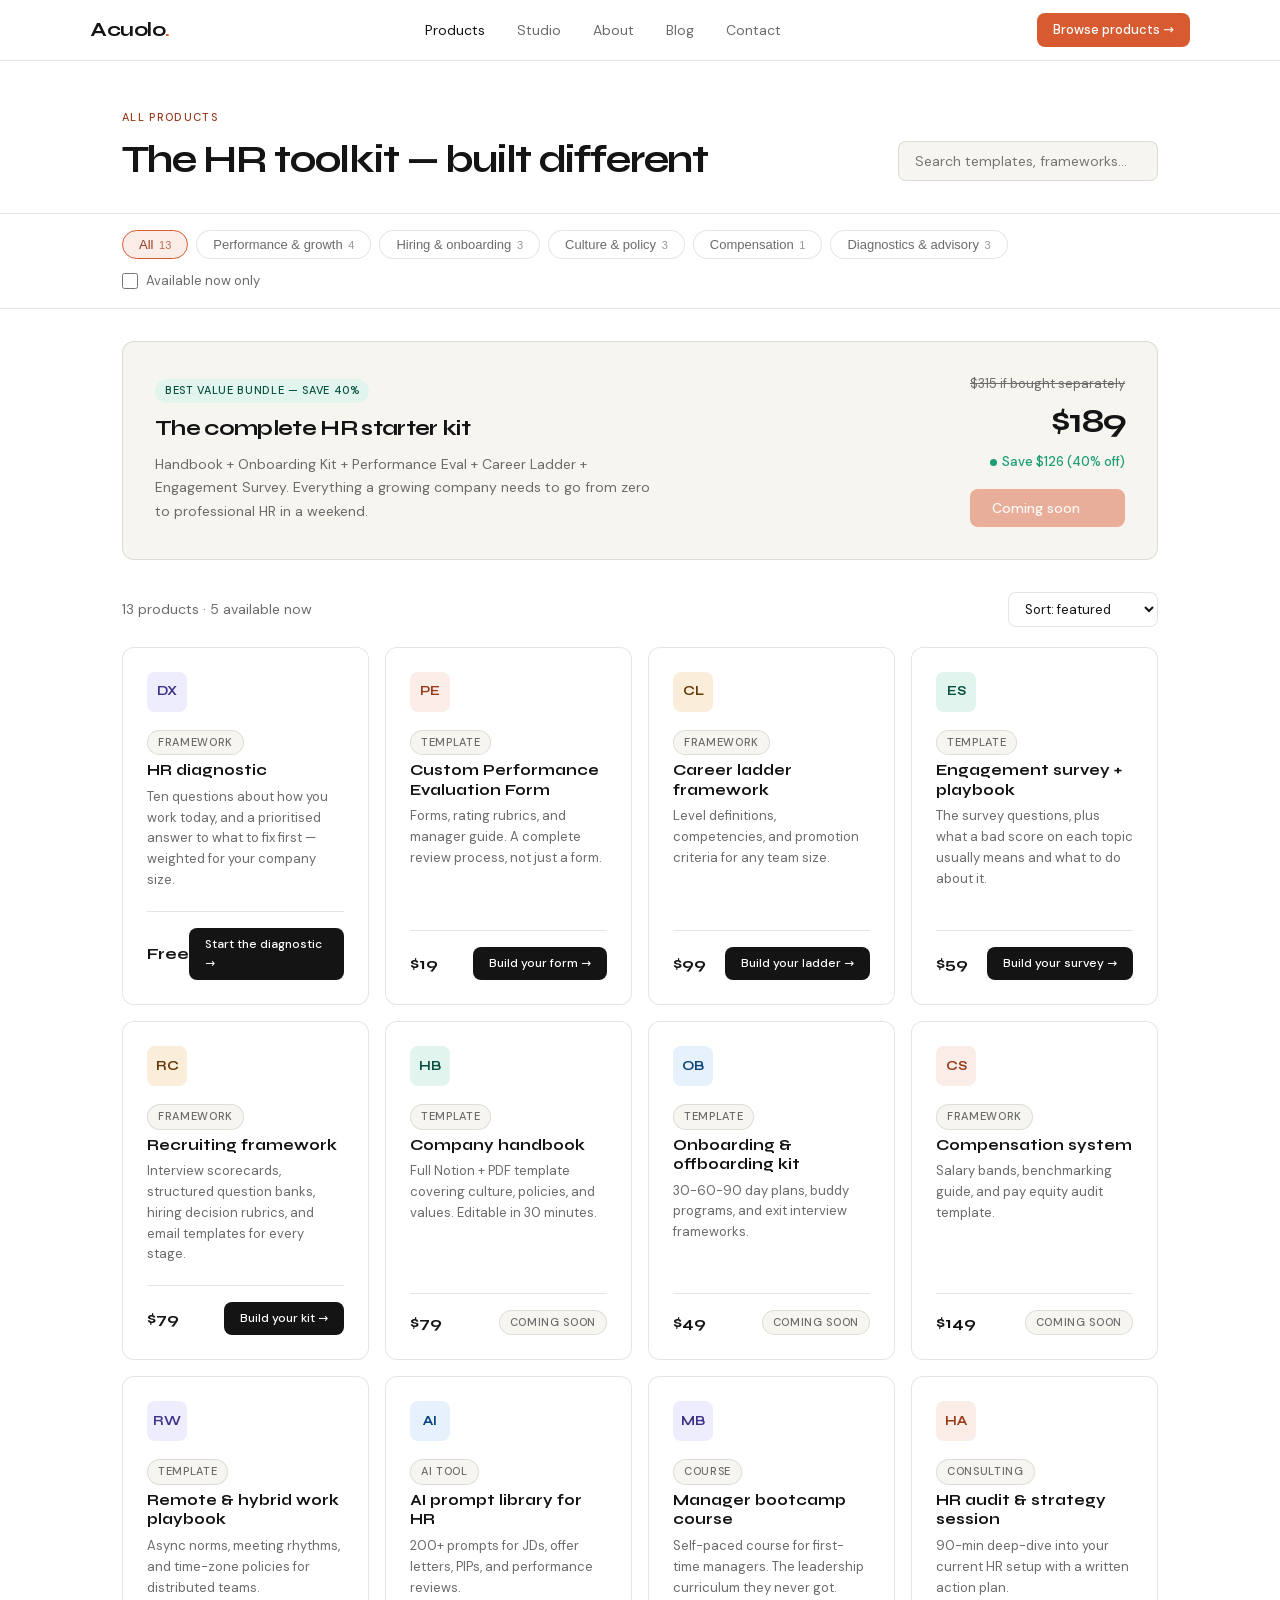
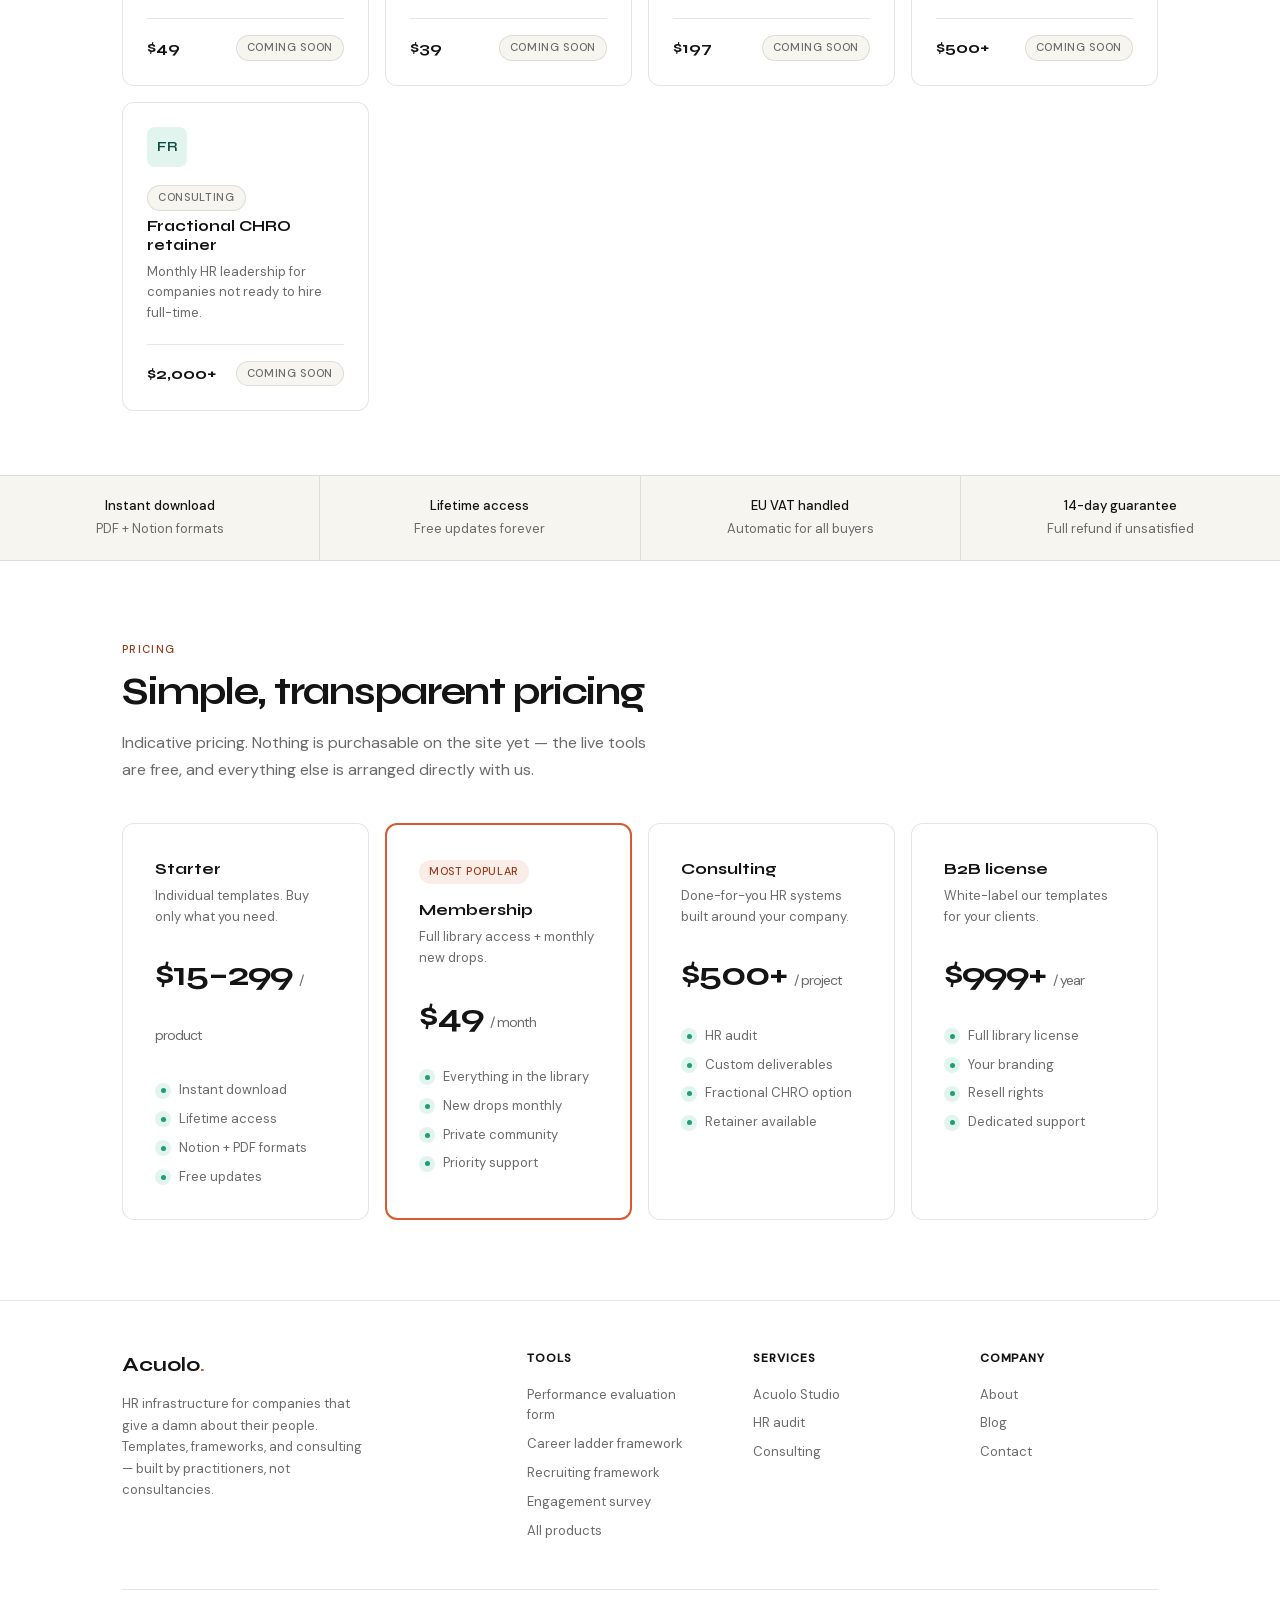
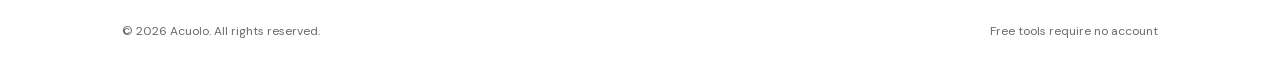
<file: shop.html>
<!DOCTYPE html>
<html lang="en">
<head>
<meta charset="UTF-8">
<meta name="viewport" content="width=device-width, initial-scale=1.0">
<title>All products — Acuolo</title>
<meta name="description" content="Every Acuolo tool in one place. Four free builders that generate finished HR documents, plus Acuolo Studio for custom-built people systems.">
<link rel="canonical" href="https://peopleforge-ten.vercel.app/shop">
<meta property="og:type" content="website">
<meta property="og:title" content="All products — Acuolo">
<meta property="og:description" content="Every Acuolo tool in one place. Four free builders that generate finished HR documents, plus Acuolo Studio for custom-built people systems.">
<meta property="og:url" content="https://peopleforge-ten.vercel.app/shop">
<meta name="twitter:card" content="summary">
<link rel="stylesheet" href="/assets/css/brand.css">
<link rel="stylesheet" href="/assets/css/site.css">
</head>

<body>

<nav class="site-nav" role="navigation" aria-label="Main navigation">
  <div class="nav-inner">
    <a class="nav-logo" href="/" aria-label="Acuolo home">Acuolo<span>.</span></a>
    <div class="nav-links">
      <a href="/shop" class="active">Products</a>
      <a href="/products/studio">Studio</a>
      <a href="/about">About</a>
      <a href="/blog">Blog</a>
      <a href="mailto:hello@acuolo.com">Contact</a>
    </div>
    <div class="nav-cta">
      <a class="btn btn-primary btn-sm" href="/shop">Browse products &rarr;</a>
    </div>
    <button class="nav-toggle" aria-label="Open menu" aria-expanded="false" aria-controls="navMobilePanel" onclick="toggleMobileNav()">
      <span></span><span></span><span></span>
    </button>
  </div>
  <div class="nav-mobile-panel" id="navMobilePanel">
    <a href="/shop">Products</a>
    <a href="/products/studio">Studio</a>
    <a href="/about">About</a>
    <a href="/blog">Blog</a>
    <a href="mailto:hello@acuolo.com">Contact</a>
    <a class="btn btn-primary btn-sm" href="/shop">Browse products &rarr;</a>
  </div>
</nav>

<main role="main">

  <header style="padding:3rem 0 2rem;border-bottom:1px solid var(--border);">
    <div class="container">
      <div style="display:flex;align-items:flex-end;justify-content:space-between;flex-wrap:wrap;gap:1.5rem;">
        <div>
          <p class="section-label">All products</p>
          <h1 style="font-size:clamp(1.75rem,3vw,2.5rem);">The HR toolkit — built different</h1>
        </div>
        <input type="search" class="shop-search" id="shopSearch" placeholder="Search templates, frameworks..." aria-label="Search products">
      </div>
    </div>
  </header>

  <div style="padding:1rem 0;border-bottom:1px solid var(--border);">
    <div class="container shop-filters">
      <div class="filter-bar" id="topicFilters" role="group" aria-label="Filter products by topic"></div>
      <label class="live-toggle"><input type="checkbox" id="shopLiveOnly"> Available now only</label>
    </div>
  </div>

  <section style="padding:2rem 0;" id="bundleSection">
    <div class="container">
      <div class="bundle-card">
        <div>
          <div class="badge badge-teal" style="margin-bottom:0.85rem;">Best value bundle — save 40%</div>
          <h2 style="font-size:22px;margin-bottom:0.75rem;">The complete HR starter kit</h2>
          <p style="font-size:14px;color:var(--text-muted);max-width:500px;line-height:1.7;">Handbook + Onboarding Kit + Performance Eval + Career Ladder + Engagement Survey. Everything a growing company needs to go from zero to professional HR in a weekend.</p>
        </div>
        <div class="bundle-price-block">
          <div class="bundle-original">$315 if bought separately</div>
          <div class="bundle-now">$189</div>
          <div class="bundle-save"><div class="pill-dot"></div>Save $126 (40% off)</div>
          <button class="btn btn-primary" style="margin-top:1rem;width:100%;" disabled>Coming soon</button>
        </div>
      </div>
    </div>
  </section>

  <section style="padding:0 0 4rem;">
    <div class="container">
      <div style="display:flex;align-items:center;justify-content:space-between;margin-bottom:1.25rem;">
        <p id="shopCount" style="font-size:14px;color:var(--text-muted);"></p>
        <select id="shopSort" style="font-size:13px;padding:7px 12px;border:1px solid var(--border);border-radius:var(--radius-sm);background:var(--white);font-family:'DM Sans',sans-serif;color:var(--text);" aria-label="Sort products">
          <option value="default">Sort: featured</option>
          <option value="price-asc">Price: low to high</option>
          <option value="price-desc">Price: high to low</option>
          <option value="name">Name: A–Z</option>
        </select>
      </div>
      <div class="grid-auto" id="shopGrid"></div>
    </div>
  </section>

  <div class="trust-bar" role="region" aria-label="Trust and purchase guarantees">
    <div class="trust-item"><div class="trust-label">Instant download</div>PDF + Notion formats</div>
    <div class="trust-item"><div class="trust-label">Lifetime access</div>Free updates forever</div>
    <div class="trust-item"><div class="trust-label">EU VAT handled</div>Automatic for all buyers</div>
    <div class="trust-item"><div class="trust-label">14-day guarantee</div>Full refund if unsatisfied</div>
  </div>

  <!-- Pricing section -->
  <section class="section" aria-labelledby="pricing-heading">
    <div class="container">
      <p class="section-label">Pricing</p>
      <h2 class="section-title" id="pricing-heading">Simple, transparent pricing</h2>
      <p class="section-sub" style="margin-bottom:2.5rem;">Indicative pricing. Nothing is purchasable on the site yet — the live tools are free, and everything else is arranged directly with us.</p>
      <div class="grid-4">
        <div class="price-card">
          <div class="price-tier">Starter</div>
          <div class="price-desc">Individual templates. Buy only what you need.</div>
          <div class="price-num">$15–299 <span>/ product</span></div>
          <div class="price-features">
            <div class="price-feature"><div class="price-check"></div>Instant download</div>
            <div class="price-feature"><div class="price-check"></div>Lifetime access</div>
            <div class="price-feature"><div class="price-check"></div>Notion + PDF formats</div>
            <div class="price-feature"><div class="price-check"></div>Free updates</div>
          </div>
        </div>
        <div class="price-card featured">
          <div class="badge badge-coral" style="margin-bottom:0.85rem;">Most popular</div>
          <div class="price-tier">Membership</div>
          <div class="price-desc">Full library access + monthly new drops.</div>
          <div class="price-num">$49 <span>/ month</span></div>
          <div class="price-features">
            <div class="price-feature"><div class="price-check"></div>Everything in the library</div>
            <div class="price-feature"><div class="price-check"></div>New drops monthly</div>
            <div class="price-feature"><div class="price-check"></div>Private community</div>
            <div class="price-feature"><div class="price-check"></div>Priority support</div>
          </div>
        </div>
        <div class="price-card">
          <div class="price-tier">Consulting</div>
          <div class="price-desc">Done-for-you HR systems built around your company.</div>
          <div class="price-num">$500+ <span>/ project</span></div>
          <div class="price-features">
            <div class="price-feature"><div class="price-check"></div>HR audit</div>
            <div class="price-feature"><div class="price-check"></div>Custom deliverables</div>
            <div class="price-feature"><div class="price-check"></div>Fractional CHRO option</div>
            <div class="price-feature"><div class="price-check"></div>Retainer available</div>
          </div>
        </div>
        <div class="price-card">
          <div class="price-tier">B2B license</div>
          <div class="price-desc">White-label our templates for your clients.</div>
          <div class="price-num">$999+ <span>/ year</span></div>
          <div class="price-features">
            <div class="price-feature"><div class="price-check"></div>Full library license</div>
            <div class="price-feature"><div class="price-check"></div>Your branding</div>
            <div class="price-feature"><div class="price-check"></div>Resell rights</div>
            <div class="price-feature"><div class="price-check"></div>Dedicated support</div>
          </div>
        </div>
      </div>
    </div>
  </section>

</main>

<footer role="contentinfo">
  <div class="container">
    <div class="footer-grid">
      <div>
        <div class="footer-brand-name">Acuolo<span>.</span></div>
        <p class="footer-tagline">HR infrastructure for companies that give a damn about their people. Templates, frameworks, and consulting — built by practitioners, not consultancies.</p>
      </div>
      <div>
        <div class="footer-col-title">Tools</div>
        <div class="footer-links">
          <a href="/products/360-feedback">Performance evaluation form</a>
          <a href="/products/career-ladder">Career ladder framework</a>
          <a href="/products/recruiting">Recruiting framework</a>
          <a href="/products/engagement-survey">Engagement survey</a>
          <a href="/shop">All products</a>
        </div>
      </div>
      <div>
        <div class="footer-col-title">Services</div>
        <div class="footer-links">
          <a href="/products/studio-intake">Acuolo Studio</a>
          <a href="mailto:hello@acuolo.com?subject=HR%20audit">HR audit</a>
          <a href="mailto:hello@acuolo.com?subject=Consulting">Consulting</a>
        </div>
      </div>
      <div>
        <div class="footer-col-title">Company</div>
        <div class="footer-links">
          <a href="/about">About</a>
          <a href="/blog">Blog</a>
          <a href="mailto:hello@acuolo.com">Contact</a>
        </div>
      </div>
    </div>
    <div class="footer-bottom">
      <span>© 2026 Acuolo. All rights reserved.</span>
      <span>Free tools require no account</span>
    </div>
  </div>
</footer>

<script src="/assets/js/site.js"></script>
<script src="/assets/js/shop.js"></script>
</body>
</html>
</file>
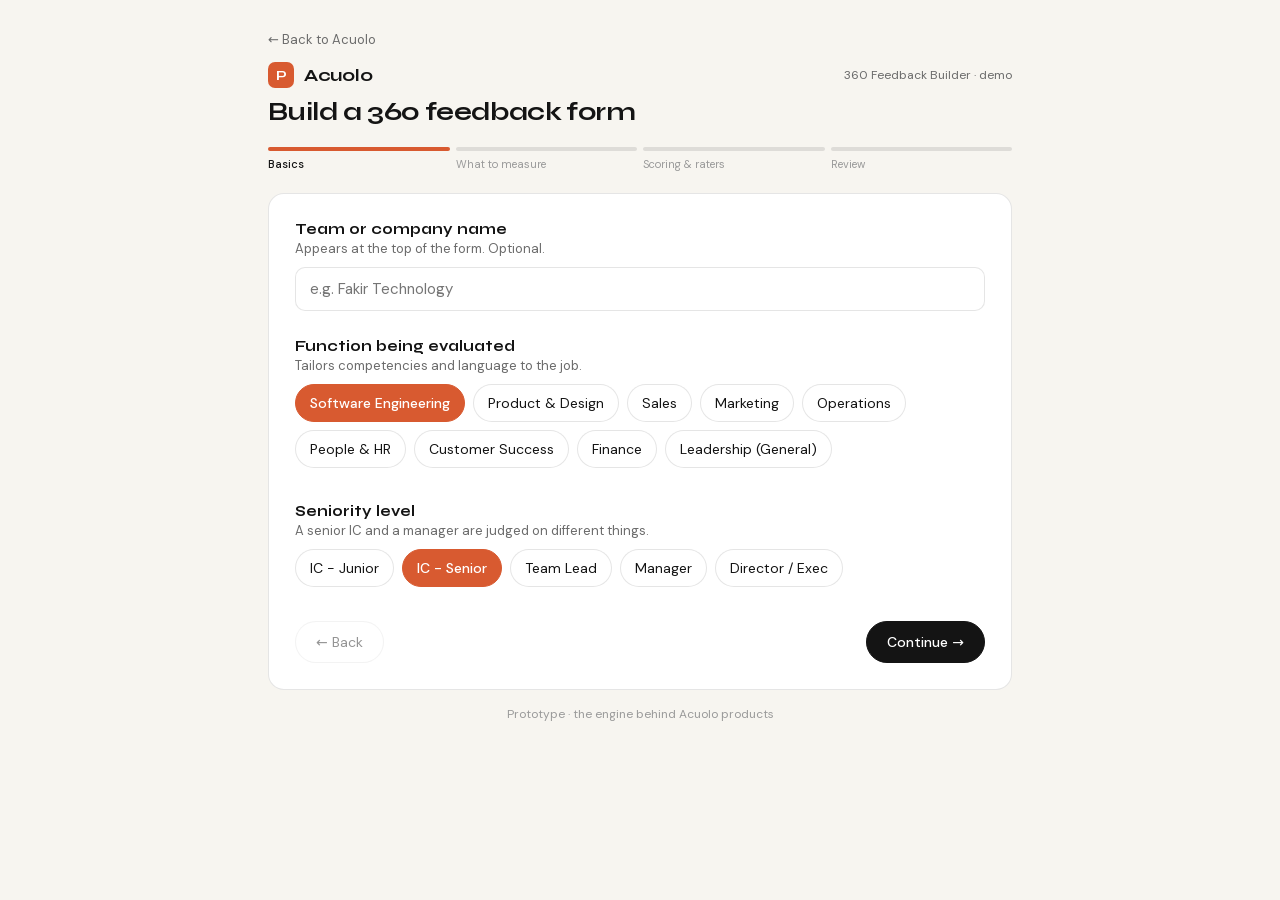
<file: products/360-feedback.html>
<!DOCTYPE html>
<html lang="en">
<head>
<meta charset="UTF-8">
<meta name="viewport" content="width=device-width, initial-scale=1.0">
<title>Custom Performance Evaluation Form Builder — Free | Acuolo</title>
<meta name="description" content="Build a custom performance evaluation form in minutes. Pick the role, seniority and competencies; get a finished review form with rating scales and written-feedback questions. Free, no account.">
<link rel="canonical" href="https://peopleforge-ten.vercel.app/products/360-feedback">
<meta property="og:type" content="website">
<meta property="og:title" content="Custom Performance Evaluation Form builder — Acuolo">
<meta property="og:description" content="Build a custom performance evaluation form in minutes. Pick the role, seniority and competencies; get a finished review form with rating scales and written-feedback questions. Free, no account.">
<meta property="og:url" content="https://peopleforge-ten.vercel.app/products/360-feedback">
<meta name="twitter:card" content="summary">
<link rel="stylesheet" href="/assets/css/brand.css">
<style>
:root{
  --muted:var(--text-muted); --light:var(--text-light);
  --display:var(--font-display); --body:var(--font-body);
}
*{box-sizing:border-box}
html,body{margin:0;padding:0;background:var(--linen);color:var(--anvil);font-family:var(--body)}
.wrap{max-width:780px;margin:0 auto;padding:28px 18px 60px}
.backlink{display:inline-flex;align-items:center;gap:5px;font-size:13px;color:var(--muted);text-decoration:none;margin-bottom:14px}
.backlink:hover{color:var(--coral)}
.brandbar{display:flex;align-items:center;gap:10px;margin-bottom:6px}
.mark{width:26px;height:26px;border-radius:7px;background:var(--coral);display:flex;align-items:center;justify-content:center;color:#fff;font-family:var(--display);font-weight:700;font-size:14px}
.brand{font-family:var(--display);font-weight:700;font-size:18px;letter-spacing:-.3px}
.tag{margin-left:auto;font-size:12px;color:var(--muted)}
h1{font-family:var(--display);font-weight:700;font-size:26px;letter-spacing:-.6px;margin:8px 0 20px}
.prog{display:flex;gap:6px;margin-bottom:22px}
.prog div{flex:1}
.bar{height:4px;border-radius:4px;background:var(--border)}
.bar.on{background:var(--coral)}
.plab{font-size:11px;margin-top:6px;color:var(--light)}
.plab.on{color:var(--anvil);font-weight:500}
.card{background:var(--white);border:1px solid var(--border);border-radius:16px;padding:26px}
@keyframes stepIn{from{opacity:0;transform:translateY(10px)}to{opacity:1;transform:translateY(0)}}
.card.step-anim{animation:stepIn .3s ease}
.sec{margin-bottom:26px}
.lab{font-family:var(--display);font-weight:700;font-size:15px}
.hint{font-size:13px;color:var(--muted);margin-top:2px;margin-bottom:10px}
.chip{font-family:var(--body);font-size:14px;padding:9px 14px;border-radius:100px;border:1.5px solid var(--border);
  background:#fff;color:var(--anvil);cursor:pointer;margin:0 8px 8px 0;transition:all .15s}
.chip:hover{border-color:var(--coral)}
.chip.on{background:var(--coral);border-color:var(--coral);color:#fff;font-weight:500}
input[type=text]{font-family:var(--body);font-size:15px;width:100%;padding:11px 14px;border-radius:10px;border:1.5px solid var(--border);outline:none}
input[type=text]:focus{border-color:var(--coral)}
.scard{display:block;width:100%;text-align:left;cursor:pointer;padding:14px 16px;border-radius:12px;border:1.5px solid var(--border);background:#fff;margin-bottom:10px;transition:border-color .15s,background .15s}
.scard.on{border-color:var(--coral);background:var(--coral-light)}
.scard b{font-family:var(--display);font-size:15px;display:block}
.scard span{font-size:13px;color:var(--muted)}
.grid{display:grid;grid-template-columns:1fr 1fr;gap:12px 24px;margin-top:14px}
.k{font-size:11px;color:var(--light);text-transform:uppercase;letter-spacing:.4px}
.v{font-size:14px;margin-top:2px}
.nav{display:flex;justify-content:space-between;margin-top:8px;gap:10px}
.disclose{font-size:12.5px;color:var(--light);line-height:1.55;margin:16px 0 2px}
.btn{font-family:var(--body);font-size:14px;padding:11px 20px;border-radius:100px;border:1.5px solid var(--border);
  background:#fff;color:var(--anvil);cursor:pointer;display:inline-flex;align-items:center;gap:7px;transition:border-color .15s,background .15s}
.btn:hover{border-color:var(--anvil)}
.btn.dark{background:var(--anvil);color:#fff;border-color:var(--anvil);font-weight:500}
.btn.coral{background:var(--coral);color:#fff;border-color:var(--coral);font-weight:500}
.btn:disabled{opacity:.45;cursor:default}
.btn.ghost{border-style:dashed;border-color:var(--coral);background:var(--coral-light);color:var(--coral-dark);cursor:not-allowed;margin-left:auto}
.note{font-size:13px;background:var(--coral-light);color:var(--coral-dark);padding:10px 14px;border-radius:10px;margin-bottom:18px;line-height:1.5}
.fhead{border-bottom:2px solid var(--anvil);padding-bottom:14px;margin-bottom:18px}
.eyebrow{font-size:12px;color:var(--coral);font-weight:500;letter-spacing:.5px;text-transform:uppercase}
.ftitle{font-family:var(--display);font-weight:700;font-size:22px;margin-top:4px}
.fmeta{font-size:13px;color:var(--muted);margin-top:3px}
.intro{font-size:14.5px;line-height:1.6;margin:0 0 20px}
.metarow{display:flex;gap:10px;flex-wrap:wrap;margin-bottom:22px}
.mf{flex:1 1 220px}
.mf div:first-child{font-size:12px;color:var(--light);margin-bottom:5px}
.blank{height:38px;border:1px solid var(--border);border-radius:8px;background:var(--linen)}
.guide{background:var(--teal-light);border-radius:12px;padding:16px 18px;margin-bottom:24px;font-size:13.5px;line-height:1.6}
.guide b.t{font-family:var(--display);font-size:14px;display:block;margin-bottom:8px}
.guide .row span{margin-right:14px;display:inline-block}
.guide .exp{color:var(--muted);margin-top:8px}
.comp{margin-bottom:22px}
.cname{font-family:var(--display);font-weight:700;font-size:16px}
.cnum{color:var(--coral)}
.cdef{font-size:13px;color:var(--muted);font-style:italic;margin-top:2px}
.stmt{padding:12px 0;border-top:1px solid var(--border)}
.stxt{font-size:14.5px}
.scale{display:flex;gap:6px;margin-top:8px;flex-wrap:wrap}
.pill{font-size:12px;color:var(--muted);border:1px solid var(--border);border-radius:8px;padding:5px 9px}
.pill.num{width:26px;text-align:center;padding:4px 0;border-radius:6px}
.oq{margin-bottom:12px}
.oline{height:46px;border:1px dashed var(--border);border-radius:8px;margin-top:6px}
.acts{display:flex;gap:10px;flex-wrap:wrap;margin-top:24px;padding-top:20px;border-top:1px solid var(--border)}
.studio{margin-top:22px;padding:18px 20px;border:1.5px solid var(--coral);border-radius:14px;background:var(--coral-light)}
.studio b{font-family:var(--display);font-size:15px;display:block;margin-bottom:5px;color:var(--coral-dark)}
.studio p{margin:0 0 13px;font-size:13.5px;line-height:1.6;color:var(--anvil)}
.studio a{display:inline-flex;align-items:center;gap:6px;font-size:14px;font-weight:500;color:#fff;background:var(--coral);padding:10px 18px;border-radius:100px;text-decoration:none}
.studio a:hover{opacity:.92}
.foot{text-align:center;font-size:12px;color:var(--light);margin-top:16px}
@media(max-width:560px){.grid{grid-template-columns:1fr}}
</style>
</head>
<body>
<div class="wrap">
  <a class="backlink" href="/">&larr; Back to Acuolo</a>
  <div class="brandbar">
    <div class="mark">P</div>
    <div class="brand">Acuolo</div>
    <div class="tag">360 Feedback Builder &middot; demo</div>
  </div>
  <h1>Build a 360 feedback form</h1>
  <div id="app"></div>
  <div class="foot">Prototype &middot; the engine behind Acuolo products</div>
</div>

<script>
/* ============================================================
   CONTENT LIBRARY
   In production this is what the AI generates. Here it is
   built in so the demo runs with no network at all.
   ============================================================ */
var BANK = {
  "Communication":{def:"Shares information clearly and listens well.",st:[
    "Explains complex ideas in terms the audience actually understands.",
    "Listens fully before responding, and checks understanding.",
    "Keeps the right people informed without being asked.",
    "Writes clearly enough that follow-up questions are rare."]},
  "Collaboration":{def:"Works with others toward a shared outcome.",st:[
    "Offers help to teammates before being asked.",
    "Shares credit and acknowledges others' contributions.",
    "Handles disagreement without damaging the working relationship.",
    "Makes it easy for other teams to work with them."]},
  "Ownership & accountability":{def:"Takes responsibility for outcomes, not just tasks.",st:[
    "Follows through on commitments without needing reminders.",
    "Raises problems early rather than hiding them.",
    "Owns mistakes openly and fixes the root cause.",
    "Takes responsibility for the result, not just their part."]},
  "Technical excellence":{def:"Delivers high-quality, durable technical work.",st:[
    "Produces work that holds up well over time.",
    "Balances speed against quality with good judgement.",
    "Raises the technical standard of the people around them.",
    "Considers edge cases and failure modes before shipping."]},
  "Problem solving":{def:"Breaks down hard problems and finds workable answers.",st:[
    "Gets to the real cause instead of treating symptoms.",
    "Breaks large ambiguous problems into workable pieces.",
    "Makes sound decisions when information is incomplete.",
    "Knows when to seek input rather than pushing on alone."]},
  "Leadership & influence":{def:"Moves people and work forward without relying on authority.",st:[
    "Sets a clear direction others can act on.",
    "Gives people the context they need to decide well.",
    "Addresses difficult issues directly and fairly.",
    "Builds trust across teams they do not manage."]},
  "Adaptability":{def:"Adjusts well when priorities or conditions change.",st:[
    "Stays effective when priorities shift unexpectedly.",
    "Changes approach when the evidence says to.",
    "Stays composed and constructive under pressure.",
    "Picks up unfamiliar work without excessive ramp-up."]},
  "Customer focus":{def:"Keeps the customer's real needs central.",st:[
    "Grounds decisions in real customer needs, not assumptions.",
    "Follows through on customer commitments reliably.",
    "Advocates for the customer even when it is inconvenient.",
    "Anticipates customer problems before they escalate."]},
  "Strategic thinking":{def:"Connects daily work to longer-term direction.",st:[
    "Connects day-to-day decisions to longer-term goals.",
    "Prioritises the work that matters most, not the loudest.",
    "Anticipates second-order consequences of decisions.",
    "Says no to work that does not serve the goal."]},
  "Feedback & growth":{def:"Gives and receives feedback that leads to change.",st:[
    "Gives specific, timely feedback that people can act on.",
    "Receives critical feedback without becoming defensive.",
    "Visibly acts on feedback they have been given.",
    "Invests real time in developing the people around them."]},
  "Reliability":{def:"Consistent and dependable in day-to-day delivery.",st:[
    "Delivers what they promised, by when they promised it.",
    "Maintains consistent quality across routine work.",
    "Flags slipping timelines early enough to matter.",
    "Can be trusted with work that has no oversight."]},
  "Innovation":{def:"Improves how things are done, not just what.",st:[
    "Proposes better ways of working rather than accepting defaults.",
    "Tests new ideas at small scale before committing.",
    "Learns from failed experiments instead of avoiding them.",
    "Challenges assumptions constructively."]}
};

var ROLE_MAP = {
  "Software Engineering":["Technical excellence","Problem solving","Collaboration","Communication","Ownership & accountability"],
  "Product & Design":["Customer focus","Communication","Collaboration","Problem solving","Strategic thinking"],
  "Sales":["Customer focus","Communication","Ownership & accountability","Adaptability","Reliability"],
  "Marketing":["Communication","Innovation","Customer focus","Collaboration","Ownership & accountability"],
  "Operations":["Reliability","Problem solving","Ownership & accountability","Collaboration","Adaptability"],
  "People & HR":["Communication","Feedback & growth","Collaboration","Reliability","Customer focus"],
  "Customer Success":["Customer focus","Communication","Reliability","Problem solving","Ownership & accountability"],
  "Finance":["Reliability","Problem solving","Communication","Ownership & accountability","Strategic thinking"],
  "Leadership (General)":["Leadership & influence","Strategic thinking","Communication","Feedback & growth","Ownership & accountability"]
};

var OPEN_Q = [
  "What is this person's single biggest strength? Give a specific example.",
  "What is one thing they could do differently to be more effective?",
  "What should they keep doing because it helps the team most?",
  "Where do you see the biggest opportunity for their growth this year?"
];

var ROLES=Object.keys(ROLE_MAP);
var SENIORITY=["IC - Junior","IC - Senior","Team Lead","Manager","Director / Exec"];
var COMPS=Object.keys(BANK);
var LENGTHS=[{k:"Focused",n:8},{k:"Standard",n:14},{k:"Comprehensive",n:20}];
var PERSPECTIVES=["Manager","Peer","Direct report","Cross-functional partner","Self"];
var TONES=["Professional","Warm","Direct"];
var FREQ=[["Never",1],["Rarely",2],["Sometimes",3],["Usually",4],["Always",5]];
var STEPS=["Basics","What to measure","Scoring & raters","Review"];

/* ============================ STATE ============================ */
var S={step:0,form:null,copied:false,cfg:{
  company:"",role:"Software Engineering",seniority:"IC - Senior",
  autoComp:true,comps:[],length:"Standard",scale:"freq",
  perspectives:["Manager","Peer","Direct report"],anon:true,openN:3,
  tone:"Professional",values:""
}};

function esc(s){return String(s==null?"":s).replace(/[&<>"']/g,function(c){
  return {"&":"&amp;","<":"&lt;",">":"&gt;",'"':"&quot;","'":"&#39;"}[c];});}

/* ==================== GENERATION (deterministic) ==================== */
function buildForm(cfg){
  var names;
  if(!cfg.autoComp && cfg.comps.length){ names=cfg.comps.slice(0,7); }
  else{
    names=(ROLE_MAP[cfg.role]||COMPS.slice(0,5)).slice();
    if(cfg.seniority==="Team Lead"||cfg.seniority==="Manager"){
      ["Leadership & influence","Feedback & growth"].forEach(function(n){
        if(names.indexOf(n)===-1) names.push(n);});
    }
    if(cfg.seniority==="Director / Exec"){
      ["Leadership & influence","Strategic thinking"].forEach(function(n){
        if(names.indexOf(n)===-1) names.push(n);});
    }
    names=names.slice(0,6);
  }

  var target=(LENGTHS.filter(function(l){return l.k===cfg.length})[0]||LENGTHS[1]).n;
  var vals=cfg.values.split(",").map(function(v){return v.trim();}).filter(Boolean).slice(0,3);
  var slots=names.length+(vals.length?1:0);
  var per=Math.max(2,Math.round(target/slots));

  var comps=names.map(function(n){
    var b=BANK[n]||{def:"",st:[]};
    var st=[];
    for(var i=0;i<per;i++){ st.push(b.st[i%b.st.length]); }
    return {name:n,definition:b.def,statements:st};
  });

  if(vals.length){
    comps.push({name:"Values alignment",definition:"Lives the company values in daily work.",
      statements:vals.map(function(v){return "Demonstrates "+v.toLowerCase()+" in everyday decisions and behaviour.";})});
  }

  var lvl=cfg.seniority.indexOf("IC")===0?"individual contributor":"people leader";
  return {
    intro:"This form gathers specific, behaviour-based feedback on a "+cfg.seniority+" in "+cfg.role+
      ". Rate only what you have personally observed. Skip anything you cannot speak to. Written comments carry more weight than scores, so please be concrete: describe what the person did and what effect it had. Feedback is "+
      (cfg.anon?"anonymous and aggregated before sharing":"attributed and shared with the reviewee")+".",
    competencies:comps,
    openQuestions:OPEN_Q.slice(0,cfg.openN)
  };
}

/* ============================ RENDER ============================ */
var app=document.getElementById("app");

function chips(list,key,multi){
  return list.map(function(o){
    var val=typeof o==="object"?o.v:o, lab=typeof o==="object"?o.l:o;
    var on=multi?S.cfg[key].indexOf(val)>-1:S.cfg[key]===val;
    return '<button class="chip'+(on?" on":"")+'" data-act="'+(multi?"tog":"set")+'" data-k="'+key+'" data-v="'+esc(val)+'">'+
      (multi&&on?"&#10003; ":"")+esc(lab)+'</button>';
  }).join("");
}

function render(){
  var c=S.cfg,h="";

  if(S.step<4){
    h+='<div class="prog">'+STEPS.map(function(s,i){
      return '<div><div class="bar'+(i<=S.step?" on":"")+'"></div><div class="plab'+(i===S.step?" on":"")+'">'+s+'</div></div>';
    }).join("")+'</div>';
  }

  h+='<div class="card">';

  if(S.step===0){
    h+='<div class="sec"><div class="lab">Team or company name</div><div class="hint">Appears at the top of the form. Optional.</div>'+
       '<input type="text" id="company" value="'+esc(c.company)+'" placeholder="e.g. Fakir Technology"></div>';
    h+='<div class="sec"><div class="lab">Function being evaluated</div><div class="hint">Tailors competencies and language to the job.</div>'+chips(ROLES,"role")+'</div>';
    h+='<div class="sec"><div class="lab">Seniority level</div><div class="hint">A senior IC and a manager are judged on different things.</div>'+chips(SENIORITY,"seniority")+'</div>';
  }

  if(S.step===1){
    h+='<div class="sec"><div class="lab">Competencies</div><div class="hint">Pick automatically for this role, or choose your own.</div>'+
       '<button class="chip'+(c.autoComp?" on":"")+'" data-act="set" data-k="autoComp" data-v="1">Auto - pick for this role</button>'+
       '<button class="chip'+(!c.autoComp?" on":"")+'" data-act="set" data-k="autoComp" data-v="">I will choose</button>';
    if(!c.autoComp){ h+='<div style="margin-top:14px">'+chips(COMPS,"comps",true)+'</div>'; }
    h+='</div>';
    h+='<div class="sec"><div class="lab">Form length</div><div class="hint">How many rating statements the form contains.</div>'+
       chips(LENGTHS.map(function(l){return {v:l.k,l:l.k+" · ~"+l.n+" items"};}),"length")+'</div>';
  }

  if(S.step===2){
    h+='<div class="sec"><div class="lab">Rating scale</div><div class="hint">Whichever you pick is explained inside the finished form.</div>'+
      '<button class="scard'+(c.scale==="freq"?" on":"")+'" data-act="set" data-k="scale" data-v="freq">'+
        '<b>Frequency &middot; 1-5</b><span>Never &middot; Rarely &middot; Sometimes &middot; Usually &middot; Always</span></button>'+
      '<button class="scard'+(c.scale==="exp"?" on":"")+'" data-act="set" data-k="scale" data-v="exp">'+
        '<b>Expectation &middot; 0-10</b><span>Room for growth (below 6) &middot; Meets (6-9) &middot; Exceeds (10)</span></button></div>';
    h+='<div class="sec"><div class="lab">Rater perspectives</div><div class="hint">Who gives feedback. Captured on each response.</div>'+chips(PERSPECTIVES,"perspectives",true)+'</div>';
    h+='<div class="sec"><div class="lab">Anonymous responses</div><div class="hint">&nbsp;</div>'+
       '<button class="chip'+(c.anon?" on":"")+'" data-act="set" data-k="anon" data-v="1">Yes</button>'+
       '<button class="chip'+(!c.anon?" on":"")+'" data-act="set" data-k="anon" data-v="">No</button></div>';
    h+='<div class="sec"><div class="lab">Open comment questions</div><div class="hint">Where the real feedback lives.</div>'+
       chips([{v:"2",l:"2"},{v:"3",l:"3"},{v:"4",l:"4"}],"openN")+'</div>';
    h+='<div class="sec"><div class="lab">Tone</div><div class="hint">&nbsp;</div>'+chips(TONES,"tone")+'</div>';
    h+='<div class="sec"><div class="lab">Company values</div><div class="hint">Optional. Comma separated. Adds a values section to the form.</div>'+
       '<input type="text" id="values" value="'+esc(c.values)+'" placeholder="e.g. Candor, Ownership, Craft"></div>';
  }

  if(S.step===3){
    var kv=[["Company",c.company||"-"],["Function",c.role],["Seniority",c.seniority],
      ["Competencies",(c.autoComp||!c.comps.length)?"Auto (picked for role)":c.comps.join(", ")],
      ["Length",c.length],["Scale",c.scale==="freq"?"Frequency 1-5":"Expectation 0-10"],
      ["Raters",c.perspectives.join(", ")||"-"],["Anonymous",c.anon?"Yes":"No"],
      ["Open questions",String(c.openN)],["Tone",c.tone]];
    h+='<div class="lab">Review your setup</div><div class="hint">Step back to change anything.</div><div class="grid">'+
       kv.map(function(p){return '<div><div class="k">'+p[0]+'</div><div class="v">'+esc(p[1])+'</div></div>';}).join("")+'</div>';
  }

  if(S.step===4&&S.form){ h+=resultHTML(c,S.form); }

  if(S.step<4){
    if(S.step===3){ h+='<div class="disclose">When you generate, a copy of the document and the choices you made are sent to the Acuolo team so we can see which tools people actually use. Please do not enter anything confidential.</div>'; }
    h+='<div class="nav"><button class="btn" data-act="back"'+(S.step===0?" disabled":"")+'>&larr; Back</button>';
    h+= S.step<3
      ? '<button class="btn dark" data-act="next">Continue &rarr;</button>'
      : '<button class="btn coral" data-act="gen">Generate form</button>';
    h+='</div>';
  }

  h+='</div>';
  app.innerHTML=h;
}

function resultHTML(c,f){
  var h="";
  h+='<div class="note">Built from your choices using the Acuolo content library. '+
     'Copy it below and edit the wording to match how your team actually runs reviews.</div>';

  h+='<div class="fhead"><div class="eyebrow">360&deg; Feedback</div>'+
     '<div class="ftitle">'+esc(c.company?c.company+" \u00b7 "+c.role:c.role)+'</div>'+
     '<div class="fmeta">'+esc(c.seniority)+' &middot; '+(c.anon?"Anonymous":"Attributed")+' &middot; Raters: '+esc(c.perspectives.join(", "))+'</div></div>';

  h+='<p class="intro">'+esc(f.intro)+'</p>';

  h+='<div class="metarow"><div class="mf"><div>Person being reviewed</div><div class="blank"></div></div>'+
     '<div class="mf"><div>Your relationship ('+esc(c.perspectives.join(" / "))+')</div><div class="blank"></div></div></div>';

  h+='<div class="guide"><b class="t">How to score</b>';
  if(c.scale==="freq"){
    h+='Rate how often you observe each behaviour:<div class="row" style="margin-top:6px">'+
       FREQ.map(function(f2){return '<span><b>'+f2[1]+'</b> '+f2[0]+'</span>';}).join("")+'</div>'+
       '<div class="exp">Average the statements within each competency. A high average means a consistent strength. '+
       'A low or mixed average marks a development area - check the written comments for why.</div>';
  }else{
    h+='Score each item 0-10 against what is expected for this role:<div class="row" style="margin-top:6px">'+
       '<span><b>10</b> Exceeds expectation</span><span><b>6-9</b> Meets expectation</span><span><b>Below 6</b> Room for growth</span></div>'+
       '<div class="exp">Average the statements within each competency. 10 is a strength to lean on, 6-9 is on track, '+
       'below 6 should be prioritised for development this cycle.</div>';
  }
  h+='</div>';

  f.competencies.forEach(function(cp,i){
    h+='<div class="comp"><div class="cname"><span class="cnum">'+("0"+(i+1)).slice(-2)+'</span>&nbsp; '+esc(cp.name)+'</div>';
    if(cp.definition) h+='<div class="cdef">'+esc(cp.definition)+'</div>';
    cp.statements.forEach(function(s){
      h+='<div class="stmt"><div class="stxt">'+esc(s)+'</div><div class="scale">';
      if(c.scale==="freq"){ h+=FREQ.map(function(f2){return '<span class="pill">'+f2[1]+' &middot; '+f2[0]+'</span>';}).join(""); }
      else{ for(var n=0;n<=10;n++){ h+='<span class="pill num">'+n+'</span>'; } }
      h+='</div></div>';
    });
    h+='</div>';
  });

  h+='<div class="comp"><div class="cname"><span class="cnum">'+("0"+(f.competencies.length+1)).slice(-2)+'</span>&nbsp; Written feedback</div>';
  f.openQuestions.forEach(function(q){
    h+='<div class="oq" style="margin-top:12px"><div class="stxt">'+esc(q)+'</div><div class="oline"></div></div>';
  });
  h+='</div>';

  h+='<div class="acts"><button class="btn dark" data-act="copy">'+(S.copied?"Copied":"Copy form (Markdown)")+'</button>'+
     '<button class="btn" data-act="restart">Start over</button>'+'</div>';

  h+='<div class="studio"><b>This is the form. The review cycle is the hard part.</b>'+
     '<p>A form is a document — someone still has to send it to the right people, chase the responses, and pull the results together. Acuolo Studio builds that as a working system for how your company actually runs reviews.</p>'+
     '<a href="/products/studio">See what Studio builds &rarr;</a></div>';
  return h;
}

/* ============================ MARKDOWN ============================ */
function toMarkdown(c,f){
  var m="# 360 Feedback - "+(c.company?c.company+" - ":"")+c.role+"\n";
  m+="_"+c.seniority+" | "+(c.anon?"Anonymous":"Attributed")+" | Raters: "+c.perspectives.join(", ")+"_\n\n";
  m+=f.intro+"\n\n## How to score\n";
  m+= c.scale==="freq"
    ? "Rate how often you observe each behaviour: 1 Never, 2 Rarely, 3 Sometimes, 4 Usually, 5 Always. Average the statements in each competency.\n\n"
    : "Score each item 0-10 against expectation: 10 Exceeds, 6-9 Meets, below 6 Room for growth. Average the statements in each competency.\n\n";
  f.competencies.forEach(function(cp,i){
    m+="### "+("0"+(i+1)).slice(-2)+". "+cp.name+"\n";
    if(cp.definition) m+="_"+cp.definition+"_\n";
    cp.statements.forEach(function(s){ m+="- "+s+"  ("+(c.scale==="freq"?"1-5":"0-10")+")\n"; });
    m+="\n";
  });
  m+="### Written feedback\n";
  f.openQuestions.forEach(function(q){ m+="- "+q+"\n\n\n"; });
  return m;
}

/* ============================ NOTIFY (best-effort, never blocks) ============================ */
function notifyBackground(cfg,form){
  try{
    var payload={
      config:{company:cfg.company,role:cfg.role,seniority:cfg.seniority,length:cfg.length,
        scale:cfg.scale,perspectives:cfg.perspectives,anon:cfg.anon,tone:cfg.tone},
      document:toMarkdown(cfg,form)
    };
    fetch("/api/notify",{method:"POST",headers:{"Content-Type":"application/json"},body:JSON.stringify(payload)})
      .catch(function(){});
  }catch(e){}
}

/* ============================ STEP TRANSITION ============================ */
function renderStep(){
  render();
  var card=app.querySelector(".card");
  if(card) card.classList.add("step-anim");
}

/* ============================ EVENTS ============================ */
app.addEventListener("input",function(e){
  if(e.target.id==="company") S.cfg.company=e.target.value;
  if(e.target.id==="values")  S.cfg.values=e.target.value;
});

app.addEventListener("click",function(e){
  var b=e.target.closest("[data-act]"); if(!b) return;
  var act=b.getAttribute("data-act"),k=b.getAttribute("data-k"),v=b.getAttribute("data-v");

  if(act==="set"){
    if(k==="autoComp"||k==="anon") S.cfg[k]=!!v;
    else if(k==="openN") S.cfg[k]=parseInt(v,10);
    else S.cfg[k]=v;
    render();
  }
  else if(act==="tog"){
    var a=S.cfg[k],i=a.indexOf(v);
    if(i>-1) a.splice(i,1); else a.push(v);
    render();
  }
  else if(act==="next"){ S.step++; renderStep(); window.scrollTo({top:0,behavior:"smooth"}); }
  else if(act==="back"){ S.step--; renderStep(); window.scrollTo({top:0,behavior:"smooth"}); }
  else if(act==="gen"){ S.form=buildForm(S.cfg); S.step=4; renderStep(); window.scrollTo({top:0,behavior:"smooth"}); notifyBackground(S.cfg,S.form); }
  else if(act==="restart"){ S.step=0; S.form=null; S.copied=false; renderStep(); window.scrollTo({top:0,behavior:"smooth"}); }
  else if(act==="copy"){
    var txt=toMarkdown(S.cfg,S.form);
    var done=function(){ S.copied=true; render(); setTimeout(function(){S.copied=false;render();},1800); };
    if(navigator.clipboard&&navigator.clipboard.writeText){
      navigator.clipboard.writeText(txt).then(done,function(){fallbackCopy(txt);done();});
    } else { fallbackCopy(txt); done(); }
  }
});

function fallbackCopy(t){
  var ta=document.createElement("textarea");
  ta.value=t; ta.style.position="fixed"; ta.style.opacity="0";
  document.body.appendChild(ta); ta.select();
  try{document.execCommand("copy");}catch(err){}
  document.body.removeChild(ta);
}

render();
</script>
</body>
</html>
</file>
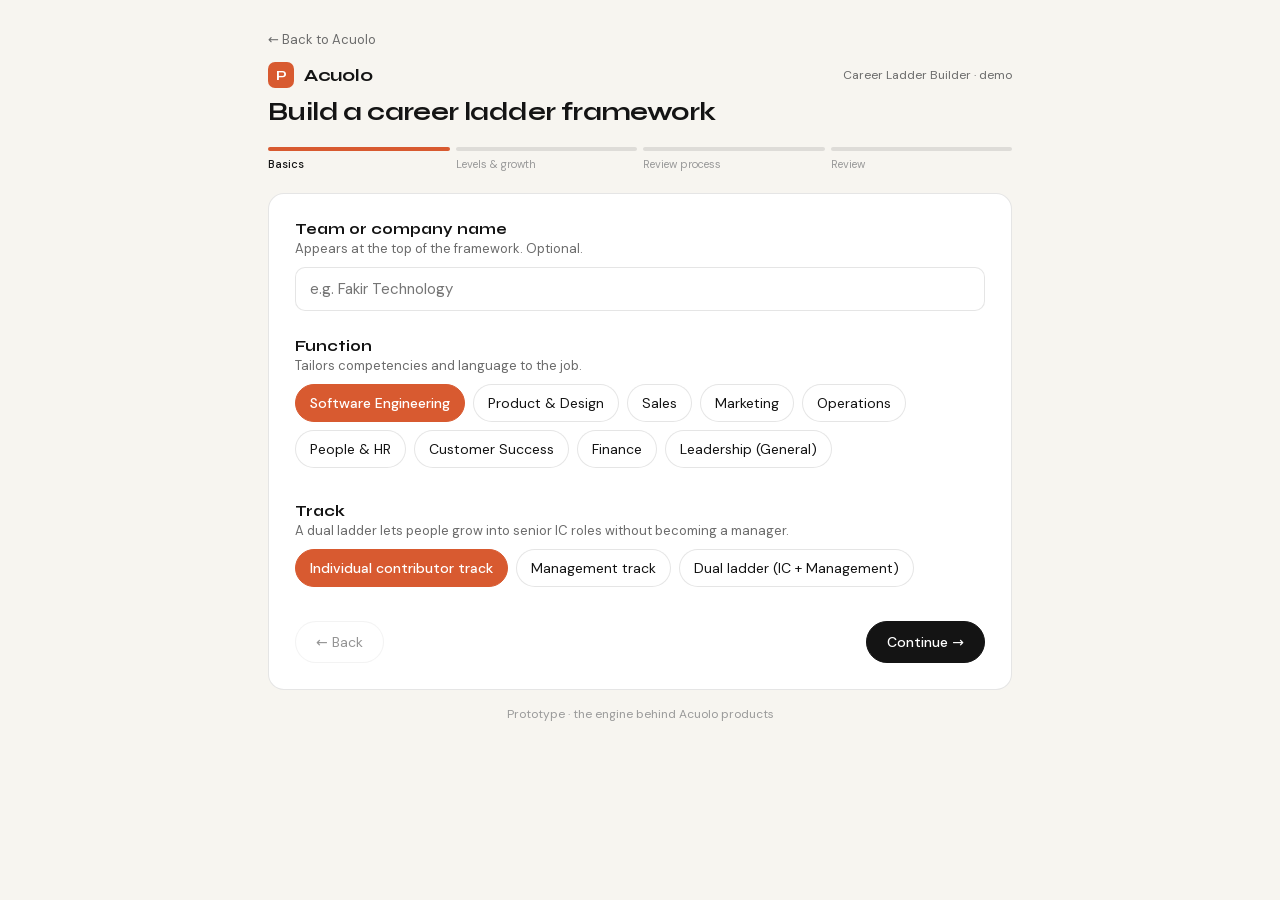
<file: products/career-ladder.html>
<!DOCTYPE html>
<html lang="en">
<head>
<meta charset="UTF-8">
<meta name="viewport" content="width=device-width, initial-scale=1.0">
<title>Career Ladder Framework Builder — Free | Acuolo</title>
<meta name="description" content="Build a career ladder with clear level criteria and, just as importantly, ways to grow scope without a title change. Dual IC and management tracks. Free, no account.">
<link rel="canonical" href="https://peopleforge-ten.vercel.app/products/career-ladder">
<meta property="og:type" content="website">
<meta property="og:title" content="Career Ladder Framework builder — Acuolo">
<meta property="og:description" content="Build a career ladder with clear level criteria and, just as importantly, ways to grow scope without a title change. Dual IC and management tracks. Free, no account.">
<meta property="og:url" content="https://peopleforge-ten.vercel.app/products/career-ladder">
<meta name="twitter:card" content="summary">
<link rel="stylesheet" href="/assets/css/brand.css">
<style>
:root{
  --muted:var(--text-muted); --light:var(--text-light);
  --display:var(--font-display); --body:var(--font-body);
}
*{box-sizing:border-box}
html,body{margin:0;padding:0;background:var(--linen);color:var(--anvil);font-family:var(--body)}
.wrap{max-width:780px;margin:0 auto;padding:28px 18px 60px}
.backlink{display:inline-flex;align-items:center;gap:5px;font-size:13px;color:var(--muted);text-decoration:none;margin-bottom:14px}
.backlink:hover{color:var(--coral)}
.brandbar{display:flex;align-items:center;gap:10px;margin-bottom:6px}
.mark{width:26px;height:26px;border-radius:7px;background:var(--coral);display:flex;align-items:center;justify-content:center;color:#fff;font-family:var(--display);font-weight:700;font-size:14px}
.brand{font-family:var(--display);font-weight:700;font-size:18px;letter-spacing:-.3px}
.tag{margin-left:auto;font-size:12px;color:var(--muted)}
h1{font-family:var(--display);font-weight:700;font-size:26px;letter-spacing:-.6px;margin:8px 0 20px}
.prog{display:flex;gap:6px;margin-bottom:22px}
.prog div{flex:1}
.bar{height:4px;border-radius:4px;background:var(--border)}
.bar.on{background:var(--coral)}
.plab{font-size:11px;margin-top:6px;color:var(--light)}
.plab.on{color:var(--anvil);font-weight:500}
.card{background:var(--white);border:1px solid var(--border);border-radius:16px;padding:26px}
@keyframes stepIn{from{opacity:0;transform:translateY(10px)}to{opacity:1;transform:translateY(0)}}
.card.step-anim{animation:stepIn .3s ease}
.sec{margin-bottom:26px}
.lab{font-family:var(--display);font-weight:700;font-size:15px}
.hint{font-size:13px;color:var(--muted);margin-top:2px;margin-bottom:10px}
.chip{font-family:var(--body);font-size:14px;padding:9px 14px;border-radius:100px;border:1.5px solid var(--border);
  background:#fff;color:var(--anvil);cursor:pointer;margin:0 8px 8px 0;transition:all .15s}
.chip:hover{border-color:var(--coral)}
.chip.on{background:var(--coral);border-color:var(--coral);color:#fff;font-weight:500}
input[type=text]{font-family:var(--body);font-size:15px;width:100%;padding:11px 14px;border-radius:10px;border:1.5px solid var(--border);outline:none}
input[type=text]:focus{border-color:var(--coral)}
.scard{display:block;width:100%;text-align:left;cursor:pointer;padding:14px 16px;border-radius:12px;border:1.5px solid var(--border);background:#fff;margin-bottom:10px;transition:border-color .15s,background .15s}
.scard.on{border-color:var(--coral);background:var(--coral-light)}
.scard b{font-family:var(--display);font-size:15px;display:block}
.scard span{font-size:13px;color:var(--muted)}
.grid{display:grid;grid-template-columns:1fr 1fr;gap:12px 24px;margin-top:14px}
.k{font-size:11px;color:var(--light);text-transform:uppercase;letter-spacing:.4px}
.v{font-size:14px;margin-top:2px}
.nav{display:flex;justify-content:space-between;margin-top:8px;gap:10px}
.disclose{font-size:12.5px;color:var(--light);line-height:1.55;margin:16px 0 2px}
.btn{font-family:var(--body);font-size:14px;padding:11px 20px;border-radius:100px;border:1.5px solid var(--border);
  background:#fff;color:var(--anvil);cursor:pointer;display:inline-flex;align-items:center;gap:7px;transition:border-color .15s,background .15s}
.btn:hover{border-color:var(--anvil)}
.btn.dark{background:var(--anvil);color:#fff;border-color:var(--anvil);font-weight:500}
.btn.coral{background:var(--coral);color:#fff;border-color:var(--coral);font-weight:500}
.btn:disabled{opacity:.45;cursor:default}
.note{font-size:13px;background:var(--coral-light);color:var(--coral-dark);padding:10px 14px;border-radius:10px;margin-bottom:18px;line-height:1.5}
.fhead{border-bottom:2px solid var(--anvil);padding-bottom:14px;margin-bottom:18px}
.eyebrow{font-size:12px;color:var(--coral);font-weight:500;letter-spacing:.5px;text-transform:uppercase}
.ftitle{font-family:var(--display);font-weight:700;font-size:22px;margin-top:4px}
.fmeta{font-size:13px;color:var(--muted);margin-top:3px}
.intro{font-size:14.5px;line-height:1.6;margin:0 0 20px}
.tracklab{font-family:var(--display);font-weight:700;font-size:16px;margin:26px 0 4px;padding-top:10px;border-top:1px solid var(--border)}
.tracklab:first-of-type{border-top:none;padding-top:0}
.lvl{margin-bottom:20px}
.lvlname{font-family:var(--display);font-weight:700;font-size:16px}
.lvlnum{color:var(--coral)}
.comp{padding:10px 0;border-top:1px solid var(--border)}
.cname{font-weight:700;font-size:14px}
.cdef{font-size:12.5px;color:var(--muted);font-style:italic;margin-top:1px}
.cstmt{font-size:14px;margin-top:5px}
.guide{background:var(--teal-light);border-radius:12px;padding:14px 16px;margin-top:10px;font-size:13.5px;line-height:1.6}
.guide b.t{font-family:var(--display);font-size:13px;display:block;margin-bottom:6px}
.guide ul{margin:0;padding-left:18px}
.guide li{margin-bottom:4px}
.promo{background:var(--linen);border-radius:12px;padding:16px 18px;margin-top:24px;font-size:13.5px;line-height:1.6}
.promo b.t{font-family:var(--display);font-size:14px;display:block;margin-bottom:6px}
.acts{display:flex;gap:10px;flex-wrap:wrap;margin-top:24px;padding-top:20px;border-top:1px solid var(--border)}
.studio{margin-top:22px;padding:18px 20px;border:1.5px solid var(--coral);border-radius:14px;background:var(--coral-light)}
.studio b{font-family:var(--display);font-size:15px;display:block;margin-bottom:5px;color:var(--coral-dark)}
.studio p{margin:0 0 13px;font-size:13.5px;line-height:1.6;color:var(--anvil)}
.studio a{display:inline-flex;align-items:center;gap:6px;font-size:14px;font-weight:500;color:#fff;background:var(--coral);padding:10px 18px;border-radius:100px;text-decoration:none}
.studio a:hover{opacity:.92}
.foot{text-align:center;font-size:12px;color:var(--light);margin-top:16px}
@media(max-width:560px){.grid{grid-template-columns:1fr}}
</style>
</head>
<body>
<div class="wrap">
  <a class="backlink" href="/">&larr; Back to Acuolo</a>
  <div class="brandbar">
    <div class="mark">P</div>
    <div class="brand">Acuolo</div>
    <div class="tag">Career Ladder Builder &middot; demo</div>
  </div>
  <h1>Build a career ladder framework</h1>
  <div id="app"></div>
  <div class="foot">Prototype &middot; the engine behind Acuolo products</div>
</div>

<script>
/* ============================================================
   CONTENT LIBRARY
   Deterministic, built in so the demo runs with no network at all.
   Each competency has a 6-tier progression (Junior -> Principal for
   an IC track; the 6th/Executive tier only ever shows up for a VP in
   the Management track). The Management track reuses the same tiers,
   shifted up by one, since a first-line manager already implies more
   scope than a junior IC.
   ============================================================ */
var COMP = {
  "Communication":{def:"Shares information clearly and listens well.",levels:[
    "Communicates own work clearly to their immediate team.",
    "Explains tradeoffs and decisions so others can follow the reasoning.",
    "Communicates complex, ambiguous topics clearly across the team.",
    "Shapes how the wider org talks about a technical or functional area.",
    "Sets the communication standard other senior people are measured against.",
    "Represents the company's voice on this topic to the outside world."]},
  "Collaboration":{def:"Works with others toward a shared outcome.",levels:[
    "Works well within their immediate team on assigned tasks.",
    "Coordinates smoothly with adjacent teams on shared work.",
    "Actively unblocks cross-team collaboration without being asked.",
    "Builds the relationships and norms that make cross-org collaboration work.",
    "Is trusted to represent the company's interests in cross-org or external collaboration.",
    "Aligns the company's most senior stakeholders toward a shared outcome."]},
  "Ownership & accountability":{def:"Takes responsibility for outcomes, not just tasks.",levels:[
    "Owns their assigned tasks through to completion.",
    "Owns a defined project end-to-end, including the parts nobody assigned.",
    "Owns outcomes for a whole area, not just their piece of it.",
    "Owns outcomes that span multiple teams or a whole function.",
    "Is accountable for outcomes at a company level.",
    "Is ultimately accountable for the company's results in this area."]},
  "Technical excellence":{def:"Delivers high-quality, durable work.",levels:[
    "Produces solid, reviewed work on well-scoped tasks.",
    "Delivers technically sound work on ambiguous problems with limited guidance.",
    "Raises the technical bar for the team through their own work and reviews.",
    "Sets technical direction and standards for a whole area.",
    "Sets technical direction the company relies on for multi-year decisions.",
    "Sets the technical bar the entire company is measured against."]},
  "Problem solving":{def:"Breaks down hard problems and finds workable answers.",levels:[
    "Solves well-defined problems with support from others.",
    "Breaks down ambiguous problems into a workable plan independently.",
    "Solves problems that span systems or teams, not just their own.",
    "Identifies and solves problems nobody has framed as a problem yet.",
    "Solves the problems that determine whether a whole function succeeds.",
    "Solves the problems that determine whether the company succeeds."]},
  "Leadership & influence":{def:"Moves people and work forward without relying on authority.",levels:[
    "Influences their immediate team through the quality of their work.",
    "Influences decisions in their area even without formal authority.",
    "Sets direction for a team or initiative that others align around.",
    "Influences decisions and direction across multiple teams.",
    "Shapes company-level direction through influence, not authority.",
    "Shapes direction at the board or executive level."]},
  "Adaptability":{def:"Adjusts well when priorities or conditions change.",levels:[
    "Adjusts to changing instructions without losing pace.",
    "Stays effective when priorities shift with little notice.",
    "Helps the team stay steady and effective through ambiguity or change.",
    "Anticipates change and repositions the team ahead of it.",
    "Guides the org through major shifts in direction or market conditions.",
    "Steers the company through existential shifts in the market."]},
  "Customer focus":{def:"Keeps the customer's real needs central.",levels:[
    "Understands who the immediate customer of their work is.",
    "Makes decisions grounded in real customer needs, not assumptions.",
    "Advocates for the customer in decisions that don't obviously involve them.",
    "Shapes how the team or org thinks about the customer.",
    "Represents the customer's interest at the highest level of decision-making.",
    "Is accountable for the company's relationship with the market as a whole."]},
  "Strategic thinking":{def:"Connects daily work to longer-term direction.",levels:[
    "Understands how their task fits the team's current goal.",
    "Connects their day-to-day work to the team's quarterly goals.",
    "Shapes the plan for their area, not just executes someone else's.",
    "Sets multi-quarter direction for their area.",
    "Shapes company strategy, not just their function's execution of it.",
    "Sets the company's strategy, not just a function's part of it."]},
  "Feedback & growth":{def:"Gives and receives feedback that leads to change.",levels:[
    "Acts on feedback when it's given.",
    "Actively seeks feedback and visibly acts on it.",
    "Gives feedback that measurably improves how others work.",
    "Develops other senior people, not just direct collaborators.",
    "Shapes how the org gives and uses feedback at scale.",
    "Builds the leadership bench the company will run on in five years."]},
  "Reliability":{def:"Consistent and dependable in day-to-day delivery.",levels:[
    "Delivers what they promised, by when they promised it.",
    "Maintains consistent quality across routine work.",
    "Flags slipping timelines early enough to matter.",
    "Can be trusted with work that has no oversight.",
    "Is the standard others are held to for dependability.",
    "Is the reason the company can make commitments it knows it will keep."]},
  "Innovation":{def:"Improves how things are done, not just what.",levels:[
    "Suggests small improvements to their own work.",
    "Proposes and tests better ways of doing their team's work.",
    "Introduces changes that measurably improve how the team operates.",
    "Introduces changes that change how multiple teams operate.",
    "Introduces ideas that change company-level practice.",
    "Sets the innovation agenda the company is known for."]}
};

var STRETCH = {
  "Communication":[{lever:"Community & culture",text:"Write the update that keeps a cross-team project visible without being asked."},
    {lever:"Mentorship",text:"Explain a technical or process topic to a new hire until it clicks."}],
  "Collaboration":[{lever:"Cross-functional projects",text:"Volunteer to be the point of contact for a project with another team."},
    {lever:"Process improvement",text:"Fix a recurring handoff problem between two teams."}],
  "Ownership & accountability":[{lever:"Domain ownership",text:"Ask to own a specific area end-to-end, including the unglamorous parts."},
    {lever:"Process improvement",text:"Take ownership of a process nobody currently owns."}],
  "Technical excellence":[{lever:"Technical/functional depth",text:"Become the person people ask when something in your area breaks."},
    {lever:"Mentorship",text:"Review others' work and give feedback that raises the bar."}],
  "Problem solving":[{lever:"Domain ownership",text:"Take on the messiest unresolved problem in your area."},
    {lever:"Process improvement",text:"Propose and run a fix for a problem nobody has prioritised."}],
  "Leadership & influence":[{lever:"Cross-functional projects",text:"Lead a cross-functional initiative, even a small one, start to finish."},
    {lever:"Mentorship",text:"Mentor a newer teammate without being asked to."}],
  "Adaptability":[{lever:"Cross-functional projects",text:"Volunteer for the project with the least certainty attached to it."},
    {lever:"Domain ownership",text:"Pick up an area outside your usual scope for a quarter."}],
  "Customer focus":[{lever:"Domain ownership",text:"Own the relationship with a specific customer segment or account."},
    {lever:"Cross-functional projects",text:"Join a customer-facing conversation outside your usual role."}],
  "Strategic thinking":[{lever:"Domain ownership",text:"Write the plan for your area's next quarter, not just execute someone else's."},
    {lever:"Community & culture",text:"Connect your team's work to the company goal in a way others can repeat."}],
  "Feedback & growth":[{lever:"Mentorship",text:"Take on a mentee and commit to it for a full quarter."},
    {lever:"Community & culture",text:"Start a practice (a review ritual, a learning session) that outlives you."}],
  "Innovation":[{lever:"Process improvement",text:"Ship a small process change and measure whether it actually helped."},
    {lever:"Technical/functional depth",text:"Prototype a better way of doing a piece of your team's work."}]
};

var ROLE_MAP = {
  "Software Engineering":["Technical excellence","Problem solving","Collaboration","Communication","Ownership & accountability"],
  "Product & Design":["Customer focus","Communication","Collaboration","Problem solving","Strategic thinking"],
  "Sales":["Customer focus","Communication","Ownership & accountability","Adaptability","Reliability"],
  "Marketing":["Communication","Innovation","Customer focus","Collaboration","Ownership & accountability"],
  "Operations":["Reliability","Problem solving","Ownership & accountability","Collaboration","Adaptability"],
  "People & HR":["Communication","Feedback & growth","Collaboration","Reliability","Customer focus"],
  "Customer Success":["Customer focus","Communication","Reliability","Problem solving","Ownership & accountability"],
  "Finance":["Reliability","Problem solving","Communication","Ownership & accountability","Strategic thinking"],
  "Leadership (General)":["Leadership & influence","Strategic thinking","Communication","Feedback & growth","Ownership & accountability"]
};

var LEVEL_NAMES = {
  IC:{3:["Junior","Mid-level","Senior"],5:["Junior","Mid-level","Senior","Staff","Principal"]},
  Management:{3:["Team Lead","Manager","Senior Manager"],5:["Team Lead","Manager","Senior Manager","Director","VP"]}
};
var TRACK_OFFSET = {IC:0, Management:1};
var TRACK_LABEL = {IC:"Individual contributor track", Management:"Management track"};

var ROLES=Object.keys(ROLE_MAP);
var TRACKS=[{v:"IC",l:"Individual contributor track"},{v:"Management",l:"Management track"},{v:"Dual",l:"Dual ladder (IC + Management)"}];
var LEVEL_COUNTS=[{v:"3",l:"Compact · 3 levels"},{v:"5",l:"Full · 5 levels"}];
var GROWTH_STYLES=[{v:"balanced",l:"Vertical + horizontal (recommended)"},{v:"vertical",l:"Vertical only"}];
var LEVERS=["Mentorship","Cross-functional projects","Domain ownership","Process improvement","Community & culture","Technical/functional depth"];
var ASSESSMENTS=["Manager only","Manager + peer input","Committee / calibration review"];
var CADENCES=["Every 6 months","Annually"];
var STEPS=["Basics","Levels & growth","Review process","Review"];

/* ============================ STATE ============================ */
var S={step:0,form:null,copied:false,cfg:{
  company:"",role:"Software Engineering",track:"IC",
  levelCount:"5",growthStyle:"balanced",
  levers:["Mentorship","Cross-functional projects","Domain ownership"],
  assessment:"Manager + peer input",cadence:"Every 6 months"
}};

function esc(s){return String(s==null?"":s).replace(/[&<>"']/g,function(c){
  return {"&":"&amp;","<":"&lt;",">":"&gt;",'"':"&quot;","'":"&#39;"}[c];});}

/* ==================== GENERATION (deterministic) ==================== */
function buildLadder(cfg){
  var compNames = ROLE_MAP[cfg.role] || Object.keys(COMP).slice(0,5);
  var count = parseInt(cfg.levelCount,10);
  var tracks = cfg.track==="Dual" ? ["IC","Management"] : [cfg.track];

  var trackSections = tracks.map(function(tr){
    var names = LEVEL_NAMES[tr][count];
    var levels = names.map(function(levelName, tierIdx){
      var progIdx = Math.min(5, TRACK_OFFSET[tr] + tierIdx);
      var comps = compNames.map(function(cn){
        return {name:cn, definition:COMP[cn].def, statement:COMP[cn].levels[progIdx]};
      });
      var stretch=[];
      if(cfg.growthStyle==="balanced" && tierIdx>0){
        var featured=[compNames[(tierIdx-1)%compNames.length], compNames[tierIdx%compNames.length]];
        featured.forEach(function(cn){
          (STRETCH[cn]||[]).forEach(function(s){
            if(cfg.levers.indexOf(s.lever)>-1 && stretch.indexOf(s.text)===-1) stretch.push(s.text);
          });
        });
      }
      return {name:levelName, tier:tierIdx+1, competencies:comps, stretch:stretch};
    });
    return {track:tr, levels:levels};
  });

  var introBits = ["This career ladder for "+cfg.role+" sets out what's expected at each level."];
  if(cfg.growthStyle==="balanced"){
    introBits.push("Growth here runs two ways: moving up a level (vertical), and taking on new scope or ownership at your current level (horizontal). The second one matters just as much — someone who hasn't had the chance to manage people can still build and prove leadership through the stretch opportunities listed at each level.");
  } else {
    introBits.push("This version tracks vertical progression only — what's expected to move from one level to the next.");
  }
  if(cfg.track==="Dual"){
    introBits.push("Two tracks are shown below: individual contributor and management. Both are valid ways to grow — pick whichever matches how someone wants to have impact. A first-line manager role assumes roughly the scope of a mid-to-senior IC, which is reflected in the expectations below.");
  }

  return {
    intro: introBits.join(" "),
    trackSections: trackSections
  };
}

/* ============================ RENDER ============================ */
var app=document.getElementById("app");

function chips(list,key,multi){
  return list.map(function(o){
    var val=typeof o==="object"?o.v:o, lab=typeof o==="object"?o.l:o;
    var on=multi?S.cfg[key].indexOf(val)>-1:S.cfg[key]===val;
    return '<button class="chip'+(on?" on":"")+'" data-act="'+(multi?"tog":"set")+'" data-k="'+key+'" data-v="'+esc(val)+'">'+
      (multi&&on?"&#10003; ":"")+esc(lab)+'</button>';
  }).join("");
}

function render(){
  var c=S.cfg,h="";

  if(S.step<4){
    h+='<div class="prog">'+STEPS.map(function(s,i){
      return '<div><div class="bar'+(i<=S.step?" on":"")+'"></div><div class="plab'+(i===S.step?" on":"")+'">'+s+'</div></div>';
    }).join("")+'</div>';
  }

  h+='<div class="card">';

  if(S.step===0){
    h+='<div class="sec"><div class="lab">Team or company name</div><div class="hint">Appears at the top of the framework. Optional.</div>'+
       '<input type="text" id="company" value="'+esc(c.company)+'" placeholder="e.g. Fakir Technology"></div>';
    h+='<div class="sec"><div class="lab">Function</div><div class="hint">Tailors competencies and language to the job.</div>'+chips(ROLES,"role")+'</div>';
    h+='<div class="sec"><div class="lab">Track</div><div class="hint">A dual ladder lets people grow into senior IC roles without becoming a manager.</div>'+chips(TRACKS,"track")+'</div>';
  }

  if(S.step===1){
    h+='<div class="sec"><div class="lab">Number of levels</div><div class="hint">A smaller team usually needs fewer levels.</div>'+chips(LEVEL_COUNTS,"levelCount")+'</div>';
    h+='<div class="sec"><div class="lab">Growth style</div><div class="hint">Whether the framework includes ways to grow scope without a title change.</div>'+chips(GROWTH_STYLES,"growthStyle")+'</div>';
    if(c.growthStyle==="balanced"){
      h+='<div class="sec"><div class="lab">Growth levers</div><div class="hint">Pick the ways people can realistically take on new scope here. These populate the "ways to grow" suggestions.</div>'+chips(LEVERS,"levers",true)+'</div>';
    }
  }

  if(S.step===2){
    h+='<div class="sec"><div class="lab">How promotions are decided</div><div class="hint">&nbsp;</div>'+chips(ASSESSMENTS,"assessment")+'</div>';
    h+='<div class="sec"><div class="lab">Review cadence</div><div class="hint">&nbsp;</div>'+chips(CADENCES,"cadence")+'</div>';
  }

  if(S.step===3){
    var kv=[["Company",c.company||"-"],["Function",c.role],["Track",TRACKS.filter(function(t){return t.v===c.track;})[0].l],
      ["Levels",c.levelCount],["Growth style",c.growthStyle==="balanced"?"Vertical + horizontal":"Vertical only"],
      ["Growth levers",c.growthStyle==="balanced"?(c.levers.join(", ")||"-"):"-"],
      ["Decided by",c.assessment],["Cadence",c.cadence]];
    h+='<div class="lab">Review your setup</div><div class="hint">Step back to change anything.</div><div class="grid">'+
       kv.map(function(p){return '<div><div class="k">'+p[0]+'</div><div class="v">'+esc(p[1])+'</div></div>';}).join("")+'</div>';
  }

  if(S.step===4&&S.form){ h+=resultHTML(c,S.form); }

  if(S.step<4){
    if(S.step===3){ h+='<div class="disclose">When you generate, a copy of the document and the choices you made are sent to the Acuolo team so we can see which tools people actually use. Please do not enter anything confidential.</div>'; }
    h+='<div class="nav"><button class="btn" data-act="back"'+(S.step===0?" disabled":"")+'>&larr; Back</button>';
    h+= S.step<3
      ? '<button class="btn dark" data-act="next">Continue &rarr;</button>'
      : '<button class="btn coral" data-act="gen">Generate framework</button>';
    h+='</div>';
  }

  h+='</div>';
  app.innerHTML=h;
}

function levelSectionHTML(section, showTrackLabel){
  var h="";
  if(showTrackLabel){ h+='<div class="tracklab">'+esc(TRACK_LABEL[section.track])+'</div>'; }
  section.levels.forEach(function(lvl){
    h+='<div class="lvl"><div class="lvlname"><span class="lvlnum">'+("0"+lvl.tier).slice(-2)+'</span>&nbsp; '+esc(lvl.name)+'</div>';
    lvl.competencies.forEach(function(cp){
      h+='<div class="comp"><div class="cname">'+esc(cp.name)+'</div><div class="cdef">'+esc(cp.definition)+'</div>'+
         '<div class="cstmt">'+esc(cp.statement)+'</div></div>';
    });
    if(lvl.stretch.length){
      h+='<div class="guide"><b class="t">Ways to grow into this level (no title change needed)</b><ul>'+
         lvl.stretch.map(function(s){return '<li>'+esc(s)+'</li>';}).join("")+'</ul></div>';
    }
    h+='</div>';
  });
  return h;
}

function resultHTML(c,f){
  var h="";
  h+='<div class="note">Built from your choices using the Acuolo content library. '+
     'Copy it below and adapt the level names and wording to how your team already talks about progression.</div>';

  h+='<div class="fhead"><div class="eyebrow">Career Ladder</div>'+
     '<div class="ftitle">'+esc(c.company?c.company+" · "+c.role:c.role)+'</div>'+
     '<div class="fmeta">Reviewed '+esc(c.cadence.toLowerCase())+' &middot; Decided by '+esc(c.assessment.toLowerCase())+'</div></div>';

  h+='<p class="intro">'+esc(f.intro)+'</p>';

  f.trackSections.forEach(function(section){
    h+=levelSectionHTML(section, c.track==="Dual");
  });

  h+='<div class="promo"><b class="t">How promotions are decided</b>'+
     esc(c.assessment)+', reviewed '+esc(c.cadence.toLowerCase())+
     '. A move up a level should reflect what someone has already been doing for a while, not what they might be able to do — use the "ways to grow" suggestions above to build that evidence before the review.</div>';

  h+='<div class="acts"><button class="btn dark" data-act="copy">'+(S.copied?"Copied":"Copy framework (Markdown)")+'</button>'+
     '<button class="btn" data-act="restart">Start over</button></div>';

  h+='<div class="studio"><b>A ladder only works if people can see themselves on it.</b>'+
     '<p>In a document, a ladder is something people read once. Studio builds it as a system: each person&#39;s level, the evidence behind it, and what is still missing before the next one — visible to them and their manager, not buried in a folder.</p>'+
     '<a href="/products/studio">See what Studio builds &rarr;</a></div>';
  return h;
}

/* ============================ MARKDOWN ============================ */
function toMarkdown(c,f){
  var m="# Career Ladder - "+(c.company?c.company+" - ":"")+c.role+"\n";
  m+="_Reviewed "+c.cadence.toLowerCase()+" | Decided by "+c.assessment.toLowerCase()+"_\n\n";
  m+=f.intro+"\n\n";
  f.trackSections.forEach(function(section){
    if(c.track==="Dual") m+="## "+TRACK_LABEL[section.track]+"\n\n";
    section.levels.forEach(function(lvl){
      m+="### "+("0"+lvl.tier).slice(-2)+". "+lvl.name+"\n";
      lvl.competencies.forEach(function(cp){
        m+="- **"+cp.name+"** ("+cp.definition+"): "+cp.statement+"\n";
      });
      if(lvl.stretch.length){
        m+="\n_Ways to grow into this level:_\n";
        lvl.stretch.forEach(function(s){ m+="- "+s+"\n"; });
      }
      m+="\n";
    });
  });
  m+="### How promotions are decided\n"+c.assessment+", reviewed "+c.cadence.toLowerCase()+".\n";
  return m;
}

/* ============================ NOTIFY (best-effort, never blocks) ============================ */
function notifyBackground(cfg,form){
  try{
    var payload={
      config:{company:cfg.company,role:cfg.role,track:cfg.track,levelCount:cfg.levelCount,
        growthStyle:cfg.growthStyle,levers:cfg.levers,assessment:cfg.assessment,cadence:cfg.cadence},
      document:toMarkdown(cfg,form)
    };
    fetch("/api/notify",{method:"POST",headers:{"Content-Type":"application/json"},body:JSON.stringify(payload)})
      .catch(function(){});
  }catch(e){}
}

/* ============================ STEP TRANSITION ============================ */
function renderStep(){
  render();
  var card=app.querySelector(".card");
  if(card) card.classList.add("step-anim");
}

/* ============================ EVENTS ============================ */
app.addEventListener("input",function(e){
  if(e.target.id==="company") S.cfg.company=e.target.value;
});

app.addEventListener("click",function(e){
  var b=e.target.closest("[data-act]"); if(!b) return;
  var act=b.getAttribute("data-act"),k=b.getAttribute("data-k"),v=b.getAttribute("data-v");

  if(act==="set"){
    S.cfg[k]=v;
    render();
  }
  else if(act==="tog"){
    var a=S.cfg[k],i=a.indexOf(v);
    if(i>-1) a.splice(i,1); else a.push(v);
    render();
  }
  else if(act==="next"){ S.step++; renderStep(); window.scrollTo({top:0,behavior:"smooth"}); }
  else if(act==="back"){ S.step--; renderStep(); window.scrollTo({top:0,behavior:"smooth"}); }
  else if(act==="gen"){ S.form=buildLadder(S.cfg); S.step=4; renderStep(); window.scrollTo({top:0,behavior:"smooth"}); notifyBackground(S.cfg,S.form); }
  else if(act==="restart"){ S.step=0; S.form=null; S.copied=false; renderStep(); window.scrollTo({top:0,behavior:"smooth"}); }
  else if(act==="copy"){
    var txt=toMarkdown(S.cfg,S.form);
    var done=function(){ S.copied=true; render(); setTimeout(function(){S.copied=false;render();},1800); };
    if(navigator.clipboard&&navigator.clipboard.writeText){
      navigator.clipboard.writeText(txt).then(done,function(){fallbackCopy(txt);done();});
    } else { fallbackCopy(txt); done(); }
  }
});

function fallbackCopy(t){
  var ta=document.createElement("textarea");
  ta.value=t; ta.style.position="fixed"; ta.style.opacity="0";
  document.body.appendChild(ta); ta.select();
  try{document.execCommand("copy");}catch(err){}
  document.body.removeChild(ta);
}

render();
</script>
</body>
</html>
</file>
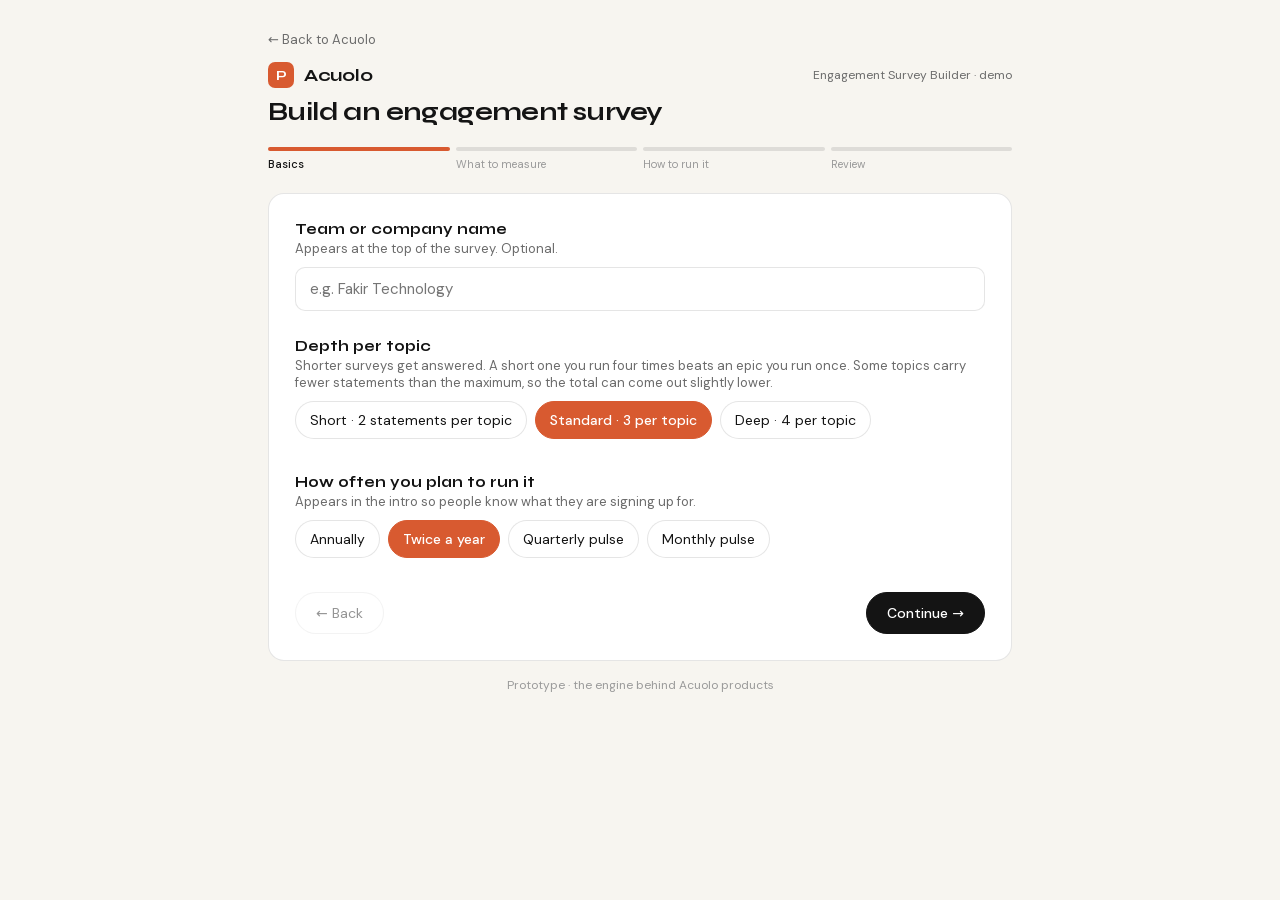
<file: products/engagement-survey.html>
<!DOCTYPE html>
<html lang="en">
<head>
<meta charset="UTF-8">
<meta name="viewport" content="width=device-width, initial-scale=1.0">
<title>Employee Engagement Survey Builder — Free | Acuolo</title>
<meta name="description" content="Build an engagement survey plus the playbook: how to run it without breaking anonymity, what to do with the results, and what a low score on each topic usually means. Free, no account.">
<link rel="canonical" href="https://peopleforge-ten.vercel.app/products/engagement-survey">
<meta property="og:type" content="website">
<meta property="og:title" content="Engagement Survey builder — Acuolo">
<meta property="og:description" content="Build an engagement survey plus the playbook: how to run it without breaking anonymity, what to do with the results, and what a low score on each topic usually means. Free, no account.">
<meta property="og:url" content="https://peopleforge-ten.vercel.app/products/engagement-survey">
<meta name="twitter:card" content="summary">
<link rel="stylesheet" href="/assets/css/brand.css">
<style>
:root{
  --muted:var(--text-muted); --light:var(--text-light);
  --display:var(--font-display); --body:var(--font-body);
}
*{box-sizing:border-box}
html,body{margin:0;padding:0;background:var(--linen);color:var(--anvil);font-family:var(--body)}
.wrap{max-width:780px;margin:0 auto;padding:28px 18px 60px}
.backlink{display:inline-flex;align-items:center;gap:5px;font-size:13px;color:var(--muted);text-decoration:none;margin-bottom:14px}
.backlink:hover{color:var(--coral)}
.brandbar{display:flex;align-items:center;gap:10px;margin-bottom:6px}
.mark{width:26px;height:26px;border-radius:7px;background:var(--coral);display:flex;align-items:center;justify-content:center;color:#fff;font-family:var(--display);font-weight:700;font-size:14px}
.brand{font-family:var(--display);font-weight:700;font-size:18px;letter-spacing:-.3px}
.tag{margin-left:auto;font-size:12px;color:var(--muted)}
h1{font-family:var(--display);font-weight:700;font-size:26px;letter-spacing:-.6px;margin:8px 0 20px}
.prog{display:flex;gap:6px;margin-bottom:22px}
.prog div{flex:1}
.bar{height:4px;border-radius:4px;background:var(--border)}
.bar.on{background:var(--coral)}
.plab{font-size:11px;margin-top:6px;color:var(--light)}
.plab.on{color:var(--anvil);font-weight:500}
.card{background:var(--white);border:1px solid var(--border);border-radius:16px;padding:26px}
@keyframes stepIn{from{opacity:0;transform:translateY(10px)}to{opacity:1;transform:translateY(0)}}
.card.step-anim{animation:stepIn .3s ease}
.sec{margin-bottom:26px}
.lab{font-family:var(--display);font-weight:700;font-size:15px}
.hint{font-size:13px;color:var(--muted);margin-top:2px;margin-bottom:10px}
.chip{font-family:var(--body);font-size:14px;padding:9px 14px;border-radius:100px;border:1.5px solid var(--border);
  background:#fff;color:var(--anvil);cursor:pointer;margin:0 8px 8px 0;transition:all .15s}
.chip:hover{border-color:var(--coral)}
.chip.on{background:var(--coral);border-color:var(--coral);color:#fff;font-weight:500}
input[type=text]{font-family:var(--body);font-size:15px;width:100%;padding:11px 14px;border-radius:10px;border:1.5px solid var(--border);outline:none}
input[type=text]:focus{border-color:var(--coral)}
.scard{display:block;width:100%;text-align:left;cursor:pointer;padding:14px 16px;border-radius:12px;border:1.5px solid var(--border);background:#fff;margin-bottom:10px;transition:border-color .15s,background .15s}
.scard.on{border-color:var(--coral);background:var(--coral-light)}
.scard b{font-family:var(--display);font-size:15px;display:block}
.scard span{font-size:13px;color:var(--muted)}
.grid{display:grid;grid-template-columns:1fr 1fr;gap:12px 24px;margin-top:14px}
.k{font-size:11px;color:var(--light);text-transform:uppercase;letter-spacing:.4px}
.v{font-size:14px;margin-top:2px}
.nav{display:flex;justify-content:space-between;margin-top:8px;gap:10px}
.disclose{font-size:12.5px;color:var(--light);line-height:1.55;margin:16px 0 2px}
.btn{font-family:var(--body);font-size:14px;padding:11px 20px;border-radius:100px;border:1.5px solid var(--border);
  background:#fff;color:var(--anvil);cursor:pointer;display:inline-flex;align-items:center;gap:7px;transition:border-color .15s,background .15s}
.btn:hover{border-color:var(--anvil)}
.btn.dark{background:var(--anvil);color:#fff;border-color:var(--anvil);font-weight:500}
.btn.coral{background:var(--coral);color:#fff;border-color:var(--coral);font-weight:500}
.btn:disabled{opacity:.45;cursor:default}
.note{font-size:13px;background:var(--coral-light);color:var(--coral-dark);padding:10px 14px;border-radius:10px;margin-bottom:18px;line-height:1.5}
.fhead{border-bottom:2px solid var(--anvil);padding-bottom:14px;margin-bottom:18px}
.eyebrow{font-size:12px;color:var(--coral);font-weight:500;letter-spacing:.5px;text-transform:uppercase}
.ftitle{font-family:var(--display);font-weight:700;font-size:22px;margin-top:4px}
.fmeta{font-size:13px;color:var(--muted);margin-top:3px}
.intro{font-size:14.5px;line-height:1.6;margin:0 0 20px}
.h2{font-family:var(--display);font-weight:700;font-size:17px;margin:30px 0 10px;padding-top:16px;border-top:2px solid var(--anvil)}
.h2:first-of-type{border-top:none;padding-top:0}
.runbox{background:var(--teal-light);border-radius:12px;padding:16px 18px;font-size:13.5px;line-height:1.7;margin-bottom:18px}
.runbox b.t{font-family:var(--display);font-size:13px;display:block;margin-bottom:6px}
.runbox ul{margin:6px 0 0;padding-left:18px}
.runbox li{margin-bottom:5px}
.topic{margin-bottom:20px}
.tname{font-family:var(--display);font-weight:700;font-size:16px}
.tnum{color:var(--coral)}
.tdef{font-size:12.5px;color:var(--muted);font-style:italic;margin-top:1px}
.item{padding:11px 0;border-top:1px solid var(--border)}
.itxt{font-size:14.5px}
.scale{display:flex;gap:6px;margin-top:8px;flex-wrap:wrap}
.pill{font-size:12px;color:var(--muted);border:1px solid var(--border);border-radius:8px;padding:5px 9px}
.pill.num{min-width:26px;text-align:center;padding:4px 7px;border-radius:6px}
.oq{margin-bottom:12px}
.oline{height:46px;border:1px dashed var(--border);border-radius:8px;margin-top:6px}
.diag{background:var(--linen);border-radius:10px;padding:12px 14px;margin-bottom:10px;font-size:13.5px;line-height:1.65}
.diag b{font-family:var(--display);font-size:13.5px;display:block;margin-bottom:3px}
.rubric{background:var(--linen);border-radius:12px;padding:16px 18px;font-size:13.5px;line-height:1.7}
.rubric b.t{font-family:var(--display);font-size:14px;display:block;margin-bottom:8px}
.rubric ul{margin:6px 0 0;padding-left:18px}
.rubric li{margin-bottom:5px}
.acts{display:flex;gap:10px;flex-wrap:wrap;margin-top:24px;padding-top:20px;border-top:1px solid var(--border)}
.studio{margin-top:22px;padding:18px 20px;border:1.5px solid var(--coral);border-radius:14px;background:var(--coral-light)}
.studio b{font-family:var(--display);font-size:15px;display:block;margin-bottom:5px;color:var(--coral-dark)}
.studio p{margin:0 0 13px;font-size:13.5px;line-height:1.6;color:var(--anvil)}
.studio a{display:inline-flex;align-items:center;gap:6px;font-size:14px;font-weight:500;color:#fff;background:var(--coral);padding:10px 18px;border-radius:100px;text-decoration:none}
.studio a:hover{opacity:.92}
.foot{text-align:center;font-size:12px;color:var(--light);margin-top:16px}
@media(max-width:560px){.grid{grid-template-columns:1fr}}
</style>
</head>
<body>
<div class="wrap">
  <a class="backlink" href="/">&larr; Back to Acuolo</a>
  <div class="brandbar">
    <div class="mark">P</div>
    <div class="brand">Acuolo</div>
    <div class="tag">Engagement Survey Builder &middot; demo</div>
  </div>
  <h1>Build an engagement survey</h1>
  <div id="app"></div>
  <div class="foot">Prototype &middot; the engine behind Acuolo products</div>
</div>

<script>
/* ============================================================
   CONTENT LIBRARY
   Deterministic, built in so the demo runs with no network at all.
   Each topic carries survey items plus a diagnostic note for what a
   low score on that topic usually means - the difference between a
   survey and a survey you can act on.
   ============================================================ */
var TOPICS = {
  "Role clarity":{def:"Whether people know what is expected of them.",
    items:["I know what is expected of me at work.",
      "I understand how my work contributes to the team's goals.",
      "I know what good performance looks like in my role.",
      "Priorities are clear enough that I can decide what to work on next."],
    low:"Almost always a management communication problem rather than an individual one. Check whether goals were set once at the start of the year and never revisited, and whether people can name their team's current priority without looking it up."},

  "Manager support":{def:"The quality of the relationship with the direct manager.",
    items:["My manager gives me the support I need to do my job.",
      "My manager gives me feedback I can act on.",
      "I can raise a problem with my manager without it counting against me.",
      "My manager notices when I do good work."],
    low:"Read this one by team, never company-wide. Scores vary enormously between managers, and a mediocre average usually hides a small number of teams having a bad time. Rolling out manager training across the company when two managers need a direct conversation is the classic wrong response."},

  "Growth & development":{def:"Opportunity to learn and progress.",
    items:["I have opportunities to learn and grow here.",
      "I can see a path forward for myself at this company.",
      "I have had a useful conversation about my development in the last six months.",
      "I am given work that stretches me."],
    low:"The usual cause is not a missing training budget but missing criteria. If people cannot describe what the next level actually requires, no amount of learning spend fixes it. A career ladder addresses this far more directly than a course catalogue."},

  "Recognition":{def:"Whether good work gets noticed.",
    items:["Good work is recognised here.",
      "Recognition goes to the people who actually did the work.",
      "I feel my contribution is valued."],
    low:"Check whether recognition concentrates in the visible roles. Quiet, essential work going unnoticed is the common pattern, and it tends to cost you exactly the people you would least like to lose."},

  "Workload & wellbeing":{def:"Whether the pace is sustainable.",
    items:["My workload is manageable.",
      "I can switch off from work when I am not working.",
      "I am not regularly working late or at weekends to keep up.",
      "I feel able to take time off when I need it."],
    low:"Treat this as an operational problem, not a resilience problem. Wellbeing perks layered on top of an unmanageable workload read as insulting and usually make the next survey worse. Look at headcount, scope, and how often deadlines move."},

  "Team & belonging":{def:"Whether people feel part of something.",
    items:["I feel part of my team.",
      "People here treat each other with respect.",
      "I can be myself at work."],
    low:"Break this down by group before you act on it. A healthy overall average can conceal one group having a substantially worse experience, and the average is precisely what stops you seeing it."},

  "Communication & transparency":{def:"How well information moves around.",
    items:["I get the information I need to do my job well.",
      "Leadership is open about how the company is really doing.",
      "Changes that affect me are explained before they happen.",
      "I understand the reasoning behind decisions that affect my work."],
    low:"Usually about timing rather than volume. People rarely want more communication; they want to hear things before they are affected by them. Adding another all-hands is not the fix."},

  "Psychological safety":{def:"Whether it is safe to speak up.",
    items:["I can raise concerns without fear of negative consequences.",
      "Mistakes are treated as something to learn from here.",
      "People in my team can disagree openly.",
      "I can admit when I do not know something."],
    low:"Treat this as a root cause rather than a symptom, because it drives scores across most other topics. Worth knowing: when this scores low, every other answer in the survey becomes less reliable, because the same fear that suppresses concerns suppresses honest survey responses."},

  "Purpose & direction":{def:"Connection to where the company is going.",
    items:["I believe in what this company is trying to do.",
      "I understand the company's direction.",
      "I have confidence in the decisions leadership makes."],
    low:"Separate people who do not know the strategy from people who know it and disagree with it. The two look identical in the numbers and need opposite responses — more communication, or an actual change."},

  "Tools & environment":{def:"Whether the basics work.",
    items:["I have the tools and equipment I need to do my job well.",
      "Our processes help me get work done rather than getting in the way.",
      "My working environment suits the kind of work I do."],
    low:"The cheapest item on this list to fix and often the fastest visible win. Fixing something concrete here buys you credibility for the slower, harder items."},

  "Fair treatment":{def:"Whether people are treated even-handedly.",
    items:["People are treated fairly here regardless of who they are.",
      "Decisions about promotion are made fairly.",
      "I understand how pay decisions are made here."],
    low:"Note the third item asks about clarity of process, not about pay levels — people tolerate a great deal when they understand the rules. This survey cannot tell you whether your pay is actually competitive; that needs real benchmark data, which is a separate exercise."},

  "Intent to stay":{def:"Whether people plan to still be here.",
    items:["I see myself still working here in a year.",
      "I would recommend this as a place to work."],
    low:"Cross-reference against your actual attrition rather than treating it as a prediction. It is most useful as an early signal broken down by team, not as a single company-level number."}
};

var DEFAULT_TOPICS = ["Role clarity","Manager support","Growth & development","Recognition",
                      "Workload & wellbeing","Communication & transparency","Psychological safety","Intent to stay"];

var OPEN_Q = [
  "What is the single most important thing we could change to make this a better place to work?",
  "What should we keep doing?",
  "What is getting in the way of you doing your best work?",
  "Is there anything you would like to raise that this survey did not ask about?"
];

var SCALES = {
  agree5:{label:"Agreement · 1-5",
    points:[["1","Strongly disagree"],["2","Disagree"],["3","Neither"],["4","Agree"],["5","Strongly agree"]],
    note:"The familiar option. The midpoint is a genuine answer for people who have no view, but expect a chunk of respondents to park there rather than commit."},
  agree4:{label:"Agreement · 1-4",
    points:[["1","Strongly disagree"],["2","Disagree"],["3","Agree"],["4","Strongly agree"]],
    note:"No midpoint, so everyone has to lean one way. Sharper signal, at the cost of mildly annoying people who genuinely sit in the middle."}
};

var TOPIC_NAMES=Object.keys(TOPICS);
var LENGTHS=[{v:"Short",per:2,l:"Short · 2 statements per topic"},{v:"Standard",per:3,l:"Standard · 3 per topic"},{v:"Deep",per:4,l:"Deep · 4 per topic"}];
var ANON=[{v:"anon",l:"Anonymous"},{v:"conf",l:"Confidential"},{v:"named",l:"Named"}];
var ANON_TEXT={
  anon:"No identifying data is collected at all. Highest honesty, but you cannot follow up individually and you can only break results down by whatever demographic questions you ask up front.",
  conf:"Responses are identifiable to whoever runs the survey but are never shown to managers. A reasonable middle ground, and only credible if people believe you.",
  named:"Responses are attributed. Expect noticeably more positive scores, and treat the results as a conversation starter rather than a measurement."
};
var CADENCE=["Annually","Twice a year","Quarterly pulse","Monthly pulse"];
var STEPS=["Basics","What to measure","How to run it","Review"];

/* ============================ STATE ============================ */
var S={step:0,survey:null,copied:false,cfg:{
  company:"",autoTopics:true,topics:DEFAULT_TOPICS.slice(),
  length:"Standard",scale:"agree5",enps:true,
  anon:"anon",cadence:"Twice a year",openN:3
}};

function esc(s){return String(s==null?"":s).replace(/[&<>"']/g,function(c){
  return {"&":"&amp;","<":"&lt;",">":"&gt;",'"':"&quot;","'":"&#39;"}[c];});}

/* ==================== GENERATION (deterministic) ==================== */
function buildSurvey(cfg){
  var names=(cfg.autoTopics||!cfg.topics.length)?DEFAULT_TOPICS.slice():cfg.topics.slice();
  var per=(LENGTHS.filter(function(l){return l.v===cfg.length;})[0]||LENGTHS[1]).per;

  var topics=names.map(function(n){
    var t=TOPICS[n];
    return {name:n, definition:t.def, items:t.items.slice(0,per), low:t.low};
  });

  var itemCount=topics.reduce(function(a,t){return a+t.items.length;},0);

  return {
    topics:topics,
    itemCount:itemCount,
    openQuestions:OPEN_Q.slice(0,cfg.openN),
    minutes:Math.max(3,Math.round((itemCount*0.25)+(cfg.openN*1.5)))
  };
}

/* ============================ RENDER ============================ */
var app=document.getElementById("app");

function chips(list,key,multi){
  return list.map(function(o){
    var val=typeof o==="object"?o.v:o, lab=typeof o==="object"?o.l:o;
    var on=multi?S.cfg[key].indexOf(val)>-1:S.cfg[key]===val;
    return '<button class="chip'+(on?" on":"")+'" data-act="'+(multi?"tog":"set")+'" data-k="'+key+'" data-v="'+esc(val)+'">'+
      (multi&&on?"&#10003; ":"")+esc(lab)+'</button>';
  }).join("");
}

function render(){
  var c=S.cfg,h="";

  if(S.step<4){
    h+='<div class="prog">'+STEPS.map(function(s,i){
      return '<div><div class="bar'+(i<=S.step?" on":"")+'"></div><div class="plab'+(i===S.step?" on":"")+'">'+s+'</div></div>';
    }).join("")+'</div>';
  }

  h+='<div class="card">';

  if(S.step===0){
    h+='<div class="sec"><div class="lab">Team or company name</div><div class="hint">Appears at the top of the survey. Optional.</div>'+
       '<input type="text" id="company" value="'+esc(c.company)+'" placeholder="e.g. Fakir Technology"></div>';
    h+='<div class="sec"><div class="lab">Depth per topic</div><div class="hint">Shorter surveys get answered. A short one you run four times beats an epic you run once. Some topics carry fewer statements than the maximum, so the total can come out slightly lower.</div>'+
       chips(LENGTHS.map(function(l){return {v:l.v,l:l.l};}),"length")+'</div>';
    h+='<div class="sec"><div class="lab">How often you plan to run it</div><div class="hint">Appears in the intro so people know what they are signing up for.</div>'+chips(CADENCE,"cadence")+'</div>';
  }

  if(S.step===1){
    h+='<div class="sec"><div class="lab">Topics</div><div class="hint">Use a standard set, or pick your own. Each topic you add makes the survey longer and the response rate lower.</div>'+
       '<button class="chip'+(c.autoTopics?" on":"")+'" data-act="set" data-k="autoTopics" data-v="1">Standard set</button>'+
       '<button class="chip'+(!c.autoTopics?" on":"")+'" data-act="set" data-k="autoTopics" data-v="">I will choose</button>';
    if(!c.autoTopics){ h+='<div style="margin-top:14px">'+chips(TOPIC_NAMES,"topics",true)+'</div>'; }
    h+='</div>';
    h+='<div class="sec"><div class="lab">Open comment questions</div><div class="hint">Where the actual explanation lives. The scores tell you where to look; these tell you why.</div>'+
       chips([{v:"1",l:"1"},{v:"2",l:"2"},{v:"3",l:"3"},{v:"4",l:"4"}],"openN")+'</div>';
    h+='<div class="sec"><div class="lab">Include an eNPS question</div><div class="hint">The 0-10 "would you recommend working here" question. Useful for trend over time, near useless as a one-off number.</div>'+
       '<button class="chip'+(c.enps?" on":"")+'" data-act="set" data-k="enps" data-v="1">Yes</button>'+
       '<button class="chip'+(!c.enps?" on":"")+'" data-act="set" data-k="enps" data-v="">No</button></div>';
  }

  if(S.step===2){
    h+='<div class="sec"><div class="lab">Response scale</div><div class="hint">Explained inside the finished survey.</div>';
    Object.keys(SCALES).forEach(function(k){
      h+='<button class="scard'+(c.scale===k?" on":"")+'" data-act="set" data-k="scale" data-v="'+k+'">'+
         '<b>'+esc(SCALES[k].label)+'</b><span>'+esc(SCALES[k].note)+'</span></button>';
    });
    h+='</div>';
    h+='<div class="sec"><div class="lab">Anonymity</div><div class="hint">The single biggest driver of whether the answers are true.</div>';
    ANON.forEach(function(a){
      h+='<button class="scard'+(c.anon===a.v?" on":"")+'" data-act="set" data-k="anon" data-v="'+a.v+'">'+
         '<b>'+esc(a.l)+'</b><span>'+esc(ANON_TEXT[a.v])+'</span></button>';
    });
    h+='</div>';
  }

  if(S.step===3){
    var preview=buildSurvey(c);
    var kv=[["Company",c.company||"-"],["Depth",c.length+" ("+preview.itemCount+" rated items, about "+preview.minutes+" min)"],
      ["Topics",(c.autoTopics||!c.topics.length)?"Standard set ("+DEFAULT_TOPICS.length+")":c.topics.length+" chosen"],
      ["Scale",SCALES[c.scale].label],["Anonymity",ANON.filter(function(a){return a.v===c.anon;})[0].l],
      ["Cadence",c.cadence],["Open questions",String(c.openN)],["eNPS",c.enps?"Included":"Not included"]];
    h+='<div class="lab">Review your setup</div><div class="hint">Step back to change anything.</div><div class="grid">'+
       kv.map(function(p){return '<div><div class="k">'+p[0]+'</div><div class="v">'+esc(p[1])+'</div></div>';}).join("")+'</div>';
  }

  if(S.step===4&&S.survey){ h+=resultHTML(c,S.survey); }

  if(S.step<4){
    if(S.step===3){ h+='<div class="disclose">When you generate, a copy of the document and the choices you made are sent to the Acuolo team so we can see which tools people actually use. Please do not enter anything confidential.</div>'; }
    h+='<div class="nav"><button class="btn" data-act="back"'+(S.step===0?" disabled":"")+'>&larr; Back</button>';
    h+= S.step<3
      ? '<button class="btn dark" data-act="next">Continue &rarr;</button>'
      : '<button class="btn coral" data-act="gen">Generate survey</button>';
    h+='</div>';
  }

  h+='</div>';
  app.innerHTML=h;
}

function resultHTML(c,f){
  var h="", sc=SCALES[c.scale];
  h+='<div class="note">Built from your choices using the Acuolo content library. '+
     'Copy it below, put the questions into whatever survey tool you already use, and keep the playbook at the end.</div>';

  h+='<div class="fhead"><div class="eyebrow">Engagement Survey</div>'+
     '<div class="ftitle">'+esc(c.company||"Employee engagement survey")+'</div>'+
     '<div class="fmeta">'+f.itemCount+' rated items &middot; '+f.openQuestions.length+' open questions &middot; about '+f.minutes+' minutes to complete</div></div>';

  h+='<div class="h2">Before you send it</div>';
  h+='<div class="runbox"><b class="t">Getting honest answers</b><ul>'+
     '<li><b>'+esc(ANON.filter(function(a){return a.v===c.anon;})[0].l)+'.</b> '+esc(ANON_TEXT[c.anon])+'</li>'+
     (c.anon==="anon"||c.anon==="conf"
       ? '<li>Never report results for a group smaller than five people. With three responses everyone can work out who said what, and one broken anonymity promise ends your ability to run these surveys for years.</li>'
       : '<li>Because responses are attributed, read the scores as a floor rather than a measurement — people round up when their name is attached.</li>')+
     '<li>Say before you launch what you will do with the results and when you will share them. Then do that. A survey you run and never report back on is worse than no survey, because it teaches people that answering honestly changes nothing.</li>'+
     '<li>Give people a two-week window and one reminder. Chasing beyond that produces compliance, not candour.</li>'+
     '<li>Run it '+esc(c.cadence.toLowerCase())+', at roughly the same point each time. Comparing to your own previous score is far more useful than comparing to an industry benchmark.</li>'+
     '</ul></div>';

  h+='<div class="h2">The survey</div>';
  h+='<p class="intro">This survey asks how things actually are here, not how they are supposed to be. '+
     'It takes about '+f.minutes+' minutes. '+esc(c.anon==="anon"?"It is completely anonymous — no identifying information is collected.":c.anon==="conf"?"Responses are confidential and are never shown to your manager.":"Responses are attributed.")+' '+
     'Please answer for how things have been over the last few months rather than this week specifically.</p>';

  h+='<div class="runbox" style="background:var(--linen)"><b class="t">How to answer</b>'+
     'Rate how strongly you agree with each statement:<div style="margin-top:6px">'+
     sc.points.map(function(p){return '<span style="margin-right:14px;display:inline-block"><b>'+p[0]+'</b> '+p[1]+'</span>';}).join("")+
     '</div></div>';

  f.topics.forEach(function(t,i){
    h+='<div class="topic"><div class="tname"><span class="tnum">'+("0"+(i+1)).slice(-2)+'</span>&nbsp; '+esc(t.name)+'</div>'+
       '<div class="tdef">'+esc(t.definition)+'</div>';
    t.items.forEach(function(it){
      h+='<div class="item"><div class="itxt">'+esc(it)+'</div><div class="scale">'+
         sc.points.map(function(p){return '<span class="pill">'+p[0]+' · '+p[1]+'</span>';}).join("")+'</div></div>';
    });
    h+='</div>';
  });

  if(c.enps){
    h+='<div class="topic"><div class="tname"><span class="tnum">'+("0"+(f.topics.length+1)).slice(-2)+'</span>&nbsp; Recommending us</div>'+
       '<div class="tdef">The standard eNPS question. Track the trend, not the absolute number.</div>'+
       '<div class="item"><div class="itxt">How likely are you to recommend this company as a place to work?</div>'+
       '<div class="scale">';
    for(var n=0;n<=10;n++){ h+='<span class="pill num">'+n+'</span>'; }
    h+='</div></div></div>';
  }

  h+='<div class="topic"><div class="tname"><span class="tnum">'+("0"+(f.topics.length+(c.enps?2:1))).slice(-2)+'</span>&nbsp; In your own words</div>';
  f.openQuestions.forEach(function(q){
    h+='<div class="oq" style="margin-top:12px"><div class="itxt">'+esc(q)+'</div><div class="oline"></div></div>';
  });
  h+='</div>';

  h+='<div class="h2">After the results</div>';
  h+='<div class="rubric"><b class="t">What to do with what comes back</b><ul>'+
     '<li>Share the results within two weeks, including the bad ones. Selectively reporting the good scores is obvious to everyone who filled it in.</li>'+
     '<li>Pick at most three things to act on. A plan addressing eleven topics addresses none of them.</li>'+
     '<li>Give each of the three a named owner and a date. "We will look at workload" is not an action.</li>'+
     '<li>Say out loud what you are <i>not</i> going to change and why. People accept a no with a reason far better than silence.</li>'+
     '<li>Read the free-text answers yourself before looking at any averages. The averages tell you where to look; the comments tell you what is actually happening.</li>'+
     '<li>Split every score by team before drawing conclusions. Company-wide averages hide the exact problems you are trying to find.</li>'+
     '</ul></div>';

  h+='<div class="h2">If a topic scores low</div>';
  f.topics.forEach(function(t){
    h+='<div class="diag"><b>'+esc(t.name)+'</b>'+esc(t.low)+'</div>';
  });

  h+='<div class="acts"><button class="btn dark" data-act="copy">'+(S.copied?"Copied":"Copy survey (Markdown)")+'</button>'+
     '<button class="btn" data-act="restart">Start over</button></div>';

  h+='<div class="studio"><b>The survey is the easy half.</b>'+
     '<p>What usually breaks is everything after: getting results by team without breaking anonymity, and tracking the three things you promised to act on until they are genuinely done. Studio builds that loop.</p>'+
     '<a href="/products/studio">See what Studio builds &rarr;</a></div>';
  return h;
}

/* ============================ MARKDOWN ============================ */
function toMarkdown(c,f){
  var sc=SCALES[c.scale];
  var m="# Engagement Survey"+(c.company?" - "+c.company:"")+"\n";
  m+="_"+f.itemCount+" rated items | "+f.openQuestions.length+" open questions | about "+f.minutes+" minutes_\n\n";

  m+="## Before you send it\n";
  m+="- **"+ANON.filter(function(a){return a.v===c.anon;})[0].l+".** "+ANON_TEXT[c.anon]+"\n";
  m+= (c.anon==="named")
    ? "- Because responses are attributed, read the scores as a floor rather than a measurement.\n"
    : "- Never report results for a group smaller than five people. One broken anonymity promise ends your ability to run these surveys for years.\n";
  m+="- Say before you launch what you will do with the results and when you will share them, then do that.\n";
  m+="- Give people a two-week window and one reminder.\n";
  m+="- Run it "+c.cadence.toLowerCase()+", at roughly the same point each time.\n\n";

  m+="## The survey\n\n";
  m+="This survey asks how things actually are here, not how they are supposed to be. It takes about "+f.minutes+" minutes. ";
  m+=(c.anon==="anon"?"It is completely anonymous.":c.anon==="conf"?"Responses are confidential and never shown to your manager.":"Responses are attributed.")+"\n\n";
  m+="Scale: "+sc.points.map(function(p){return p[0]+" "+p[1];}).join(" | ")+"\n\n";

  f.topics.forEach(function(t,i){
    m+="### "+("0"+(i+1)).slice(-2)+". "+t.name+"\n_"+t.definition+"_\n\n";
    t.items.forEach(function(it){ m+="- "+it+"\n"; });
    m+="\n";
  });

  if(c.enps){
    m+="### Recommending us\n- How likely are you to recommend this company as a place to work? (0-10)\n\n";
  }

  m+="### In your own words\n";
  f.openQuestions.forEach(function(q){ m+="- "+q+"\n\n"; });
  m+="\n";

  m+="## After the results\n";
  m+="- Share the results within two weeks, including the bad ones.\n";
  m+="- Pick at most three things to act on.\n";
  m+="- Give each one a named owner and a date.\n";
  m+="- Say what you are not going to change, and why.\n";
  m+="- Read the free-text answers before looking at any averages.\n";
  m+="- Split every score by team before drawing conclusions.\n\n";

  m+="## If a topic scores low\n";
  f.topics.forEach(function(t){ m+="**"+t.name+"** — "+t.low+"\n\n"; });
  return m;
}

/* ============================ NOTIFY (best-effort, never blocks) ============================ */
function notifyBackground(cfg,survey){
  try{
    var payload={
      config:{company:cfg.company,length:cfg.length,topics:cfg.autoTopics?"standard":cfg.topics.join(", "),
        scale:cfg.scale,anon:cfg.anon,cadence:cfg.cadence,enps:cfg.enps,openN:cfg.openN},
      document:toMarkdown(cfg,survey)
    };
    fetch("/api/notify",{method:"POST",headers:{"Content-Type":"application/json"},body:JSON.stringify(payload)})
      .catch(function(){});
  }catch(e){}
}

/* ============================ STEP TRANSITION ============================ */
function renderStep(){
  render();
  var card=app.querySelector(".card");
  if(card) card.classList.add("step-anim");
}

/* ============================ EVENTS ============================ */
app.addEventListener("input",function(e){
  if(e.target.id==="company") S.cfg.company=e.target.value;
});

app.addEventListener("click",function(e){
  var b=e.target.closest("[data-act]"); if(!b) return;
  var act=b.getAttribute("data-act"),k=b.getAttribute("data-k"),v=b.getAttribute("data-v");

  if(act==="set"){
    if(k==="autoTopics"||k==="enps") S.cfg[k]=!!v;
    else if(k==="openN") S.cfg[k]=parseInt(v,10);
    else S.cfg[k]=v;
    render();
  }
  else if(act==="tog"){
    var a=S.cfg[k],i=a.indexOf(v);
    if(i>-1) a.splice(i,1); else a.push(v);
    render();
  }
  else if(act==="next"){ S.step++; renderStep(); window.scrollTo({top:0,behavior:"smooth"}); }
  else if(act==="back"){ S.step--; renderStep(); window.scrollTo({top:0,behavior:"smooth"}); }
  else if(act==="gen"){ S.survey=buildSurvey(S.cfg); S.step=4; renderStep(); window.scrollTo({top:0,behavior:"smooth"}); notifyBackground(S.cfg,S.survey); }
  else if(act==="restart"){ S.step=0; S.survey=null; S.copied=false; renderStep(); window.scrollTo({top:0,behavior:"smooth"}); }
  else if(act==="copy"){
    var txt=toMarkdown(S.cfg,S.survey);
    var done=function(){ S.copied=true; render(); setTimeout(function(){S.copied=false;render();},1800); };
    if(navigator.clipboard&&navigator.clipboard.writeText){
      navigator.clipboard.writeText(txt).then(done,function(){fallbackCopy(txt);done();});
    } else { fallbackCopy(txt); done(); }
  }
});

function fallbackCopy(t){
  var ta=document.createElement("textarea");
  ta.value=t; ta.style.position="fixed"; ta.style.opacity="0";
  document.body.appendChild(ta); ta.select();
  try{document.execCommand("copy");}catch(err){}
  document.body.removeChild(ta);
}

render();
</script>
</body>
</html>
</file>
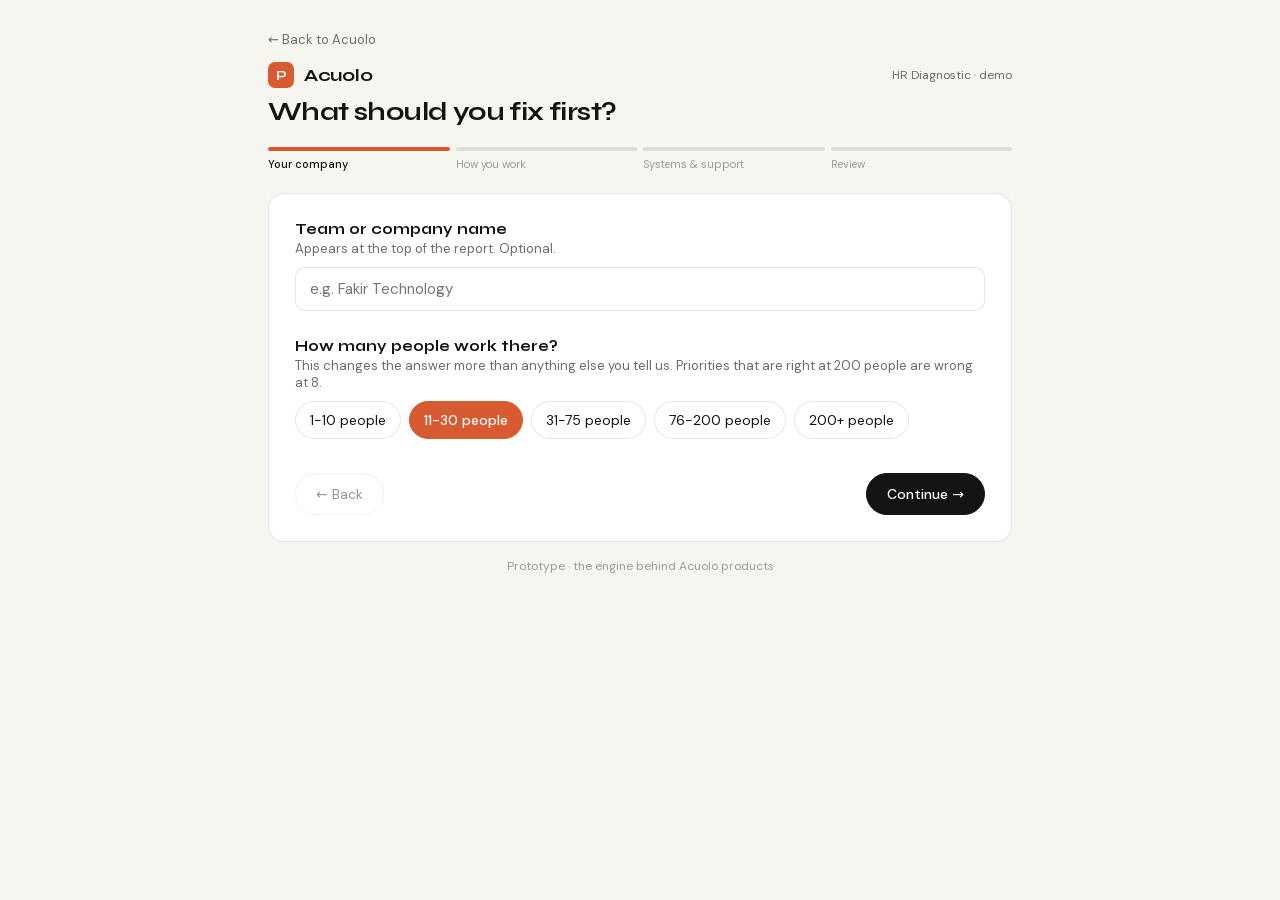
<file: products/hr-diagnostic.html>
<!DOCTYPE html>
<html lang="en">
<head>
<meta charset="UTF-8">
<meta name="viewport" content="width=device-width, initial-scale=1.0">
<title>HR Diagnostic — What to Fix First | Acuolo</title>
<meta name="description" content="Ten questions about how your company works today, and a prioritised answer to what to fix first. Weighted by company size, so you are not told to build things you do not need yet. Free, no account.">
<link rel="canonical" href="https://peopleforge-ten.vercel.app/products/hr-diagnostic">
<meta property="og:type" content="website">
<meta property="og:title" content="HR Diagnostic — What to Fix First | Acuolo">
<meta property="og:description" content="Ten questions about how your company works today, and a prioritised answer to what to fix first. Free, no account.">
<meta property="og:url" content="https://peopleforge-ten.vercel.app/products/hr-diagnostic">
<meta name="twitter:card" content="summary">
<link rel="stylesheet" href="/assets/css/brand.css">
<style>
:root{
  --muted:var(--text-muted); --light:var(--text-light);
  --display:var(--font-display); --body:var(--font-body);
}
*{box-sizing:border-box}
html,body{margin:0;padding:0;background:var(--linen);color:var(--anvil);font-family:var(--body)}
.wrap{max-width:780px;margin:0 auto;padding:28px 18px 60px}
.backlink{display:inline-flex;align-items:center;gap:5px;font-size:13px;color:var(--muted);text-decoration:none;margin-bottom:14px}
.backlink:hover{color:var(--coral)}
.brandbar{display:flex;align-items:center;gap:10px;margin-bottom:6px}
.mark{width:26px;height:26px;border-radius:7px;background:var(--coral);display:flex;align-items:center;justify-content:center;color:#fff;font-family:var(--display);font-weight:700;font-size:14px}
.brand{font-family:var(--display);font-weight:700;font-size:18px;letter-spacing:-.3px}
.tag{margin-left:auto;font-size:12px;color:var(--muted)}
h1{font-family:var(--display);font-weight:700;font-size:26px;letter-spacing:-.6px;margin:8px 0 20px}
.prog{display:flex;gap:6px;margin-bottom:22px}
.prog div{flex:1}
.bar{height:4px;border-radius:4px;background:var(--border)}
.bar.on{background:var(--coral)}
.plab{font-size:11px;margin-top:6px;color:var(--light)}
.plab.on{color:var(--anvil);font-weight:500}
.card{background:var(--white);border:1px solid var(--border);border-radius:16px;padding:26px}
@keyframes stepIn{from{opacity:0;transform:translateY(10px)}to{opacity:1;transform:translateY(0)}}
.card.step-anim{animation:stepIn .3s ease}
.sec{margin-bottom:26px}
.lab{font-family:var(--display);font-weight:700;font-size:15px}
.hint{font-size:13px;color:var(--muted);margin-top:2px;margin-bottom:10px}
.chip{font-family:var(--body);font-size:14px;padding:9px 14px;border-radius:100px;border:1.5px solid var(--border);
  background:#fff;color:var(--anvil);cursor:pointer;margin:0 8px 8px 0;transition:all .15s}
.chip:hover{border-color:var(--coral)}
.chip.on{background:var(--coral);border-color:var(--coral);color:#fff;font-weight:500}
input[type=text]{font-family:var(--body);font-size:15px;width:100%;padding:11px 14px;border-radius:10px;border:1.5px solid var(--border);outline:none}
input[type=text]:focus{border-color:var(--coral)}
.qblock{margin-bottom:24px}
.qtext{font-family:var(--display);font-weight:700;font-size:15px}
.qhint{font-size:12.5px;color:var(--muted);margin-top:1px;margin-bottom:9px}
.opt{display:block;width:100%;text-align:left;cursor:pointer;padding:10px 14px;border-radius:10px;
  border:1.5px solid var(--border);background:#fff;margin-bottom:7px;font-family:var(--body);
  font-size:14px;line-height:1.4;color:var(--anvil);transition:border-color .15s,background .15s}
.opt:hover{border-color:var(--coral)}
.opt.on{border-color:var(--coral);background:var(--coral-light);font-weight:500}
.grid{display:grid;grid-template-columns:1fr 1fr;gap:12px 24px;margin-top:14px}
.k{font-size:11px;color:var(--light);text-transform:uppercase;letter-spacing:.4px}
.v{font-size:14px;margin-top:2px}
.nav{display:flex;justify-content:space-between;margin-top:8px;gap:10px;align-items:center}
.navnote{font-size:12.5px;color:var(--light)}
.disclose{font-size:12.5px;color:var(--light);line-height:1.55;margin:16px 0 2px}
.btn{font-family:var(--body);font-size:14px;padding:11px 20px;border-radius:100px;border:1.5px solid var(--border);
  background:#fff;color:var(--anvil);cursor:pointer;display:inline-flex;align-items:center;gap:7px;transition:border-color .15s,background .15s}
.btn:hover{border-color:var(--anvil)}
.btn.dark{background:var(--anvil);color:#fff;border-color:var(--anvil);font-weight:500}
.btn.coral{background:var(--coral);color:#fff;border-color:var(--coral);font-weight:500}
.btn:disabled{opacity:.45;cursor:default}
.btn:disabled:hover{border-color:var(--border)}
.note{font-size:13px;background:var(--coral-light);color:var(--coral-dark);padding:10px 14px;border-radius:10px;margin-bottom:18px;line-height:1.5}
.fhead{border-bottom:2px solid var(--anvil);padding-bottom:14px;margin-bottom:18px}
.eyebrow{font-size:12px;color:var(--coral);font-weight:500;letter-spacing:.5px;text-transform:uppercase}
.ftitle{font-family:var(--display);font-weight:700;font-size:22px;margin-top:4px}
.fmeta{font-size:13px;color:var(--muted);margin-top:3px}
.intro{font-size:14.5px;line-height:1.6;margin:0 0 20px}
.h2{font-family:var(--display);font-weight:700;font-size:17px;margin:30px 0 6px;padding-top:16px;border-top:2px solid var(--anvil)}
.h2sub{font-size:13px;color:var(--muted);margin-bottom:14px;line-height:1.55}
.pri{border-left:3px solid var(--coral);padding:4px 0 4px 16px;margin-bottom:20px}
.pri.next{border-left-color:var(--teal)}
.pri.later{border-left-color:var(--border)}
.priname{font-family:var(--display);font-weight:700;font-size:16px}
.prinum{color:var(--coral)}
.pristate{font-size:13px;color:var(--muted);font-style:italic;margin-top:2px}
.pribody{font-size:14px;line-height:1.65;margin-top:8px}
.pribody b{font-family:var(--display);font-size:13px;display:block;margin-top:9px}
.pritool{display:inline-flex;align-items:center;gap:6px;margin-top:11px;font-size:13.5px;font-weight:500;
  color:#fff;background:var(--coral);padding:8px 15px;border-radius:100px;text-decoration:none}
.pritool:hover{opacity:.92}
.pritool.soon{background:none;color:var(--muted);border:1.5px dashed var(--border);font-weight:400}
.acts{display:flex;gap:10px;flex-wrap:wrap;margin-top:24px;padding-top:20px;border-top:1px solid var(--border)}
.studio{margin-top:22px;padding:18px 20px;border:1.5px solid var(--coral);border-radius:14px;background:var(--coral-light)}
.studio b{font-family:var(--display);font-size:15px;display:block;margin-bottom:5px;color:var(--coral-dark)}
.studio p{margin:0 0 13px;font-size:13.5px;line-height:1.6;color:var(--anvil)}
.studio a{display:inline-flex;align-items:center;gap:6px;font-size:14px;font-weight:500;color:#fff;background:var(--coral);padding:10px 18px;border-radius:100px;text-decoration:none}
.studio a:hover{opacity:.92}
.foot{text-align:center;font-size:12px;color:var(--light);margin-top:16px}
@media(max-width:560px){.grid{grid-template-columns:1fr}}
</style>
</head>
<body>
<div class="wrap">
  <a class="backlink" href="/">&larr; Back to Acuolo</a>
  <div class="brandbar">
    <div class="mark">P</div>
    <div class="brand">Acuolo</div>
    <div class="tag">HR Diagnostic &middot; demo</div>
  </div>
  <h1>What should you fix first?</h1>
  <div id="app"></div>
  <div class="foot">Prototype &middot; the engine behind Acuolo products</div>
</div>

<script>
/* ============================================================
   CONTENT LIBRARY
   Deterministic, built in so the demo runs with no network at all.

   Each area is scored 0-3 from a self-assessment, then weighted by
   company size. The weighting is the point: a six-person company
   being told to build career ladders is bad advice, however low it
   scores. A weight of 0 means the area genuinely does not matter yet
   at that size, and it is reported as "not yet" rather than as a gap.
   ============================================================ */
var SIZES = [
  {v:"1-10",   l:"1-10 people",    i:0},
  {v:"11-30",  l:"11-30 people",   i:1},
  {v:"31-75",  l:"31-75 people",   i:2},
  {v:"76-200", l:"76-200 people",  i:3},
  {v:"200+",   l:"200+ people",    i:4}
];

var AREAS = [
  {name:"Role clarity",
   q:"Do people know what is expected of them?",
   hint:"Not job titles — what good actually looks like in the role.",
   opts:["Nothing written down; people work it out",
         "Job descriptions exist but are out of date",
         "Expectations are clear, revisited occasionally",
         "Everyone knows what good looks like, and it is kept current"],
   cost:"This is the cheapest problem on the list to fix and the most expensive to leave. Almost every complaint about underperformance turns out, on inspection, to be someone being measured against a standard nobody told them about.",
   step:"Write down, for each role, the three things that role is actually accountable for. One page. Show it to the person doing the job and see whether they agree.",
   tool:{label:"Build a performance evaluation form",url:"/products/360-feedback"},
   notYet:"With a handful of people who all see each other work daily, expectations travel by conversation. Write them down when you can no longer keep everyone in one room.",
   w:[3,3,3,2,2]},

  {name:"Performance & feedback",
   q:"How does feedback reach people?",
   hint:"Including the uncomfortable kind.",
   opts:["Only when something goes wrong",
         "An annual review, mostly a formality",
         "Regular one-to-ones, quality varies by manager",
         "A consistent cycle people find genuinely useful"],
   cost:"Feedback that only arrives when something is wrong teaches people that hearing from you is bad news. The cost shows up as surprise resignations from people who thought they were doing fine.",
   step:"Start with the cycle, not the form. Decide how often feedback happens and who owns it, then build the document to serve that.",
   tool:{label:"Build a performance evaluation form",url:"/products/360-feedback"},
   notYet:"At this size feedback happens continuously and informally, which is better than a process. Formalise it when managers stop seeing everyone's work directly.",
   w:[1,2,3,3,3]},

  {name:"Levels & progression",
   q:"Can people see how to advance?",
   hint:"Both upward and sideways.",
   opts:["No levels; promotions happen case by case",
         "Titles exist but the criteria are unwritten",
         "Levels are defined, applied inconsistently",
         "Clear levels with criteria people can act on"],
   cost:"Without written criteria, promotion looks like favouritism even when it is not, and the people who leave over it rarely tell you that is why. It also puts pressure on management as the only visible route up.",
   step:"Define the levels you already have implicitly before inventing new ones. Then write what distinguishes each from the one below.",
   tool:{label:"Build a career ladder",url:"/products/career-ladder"},
   notYet:"Career ladders at this size solve a problem you do not have yet, and they harden decisions you should keep flexible. Revisit once you are past roughly thirty people.",
   w:[0,1,3,3,3]},

  {name:"Hiring process",
   q:"How consistent is your interviewing?",
   hint:"Across different interviewers and different candidates.",
   opts:["Unstructured conversations, gut feel decides",
         "Some agreed questions, no scoring",
         "Structured questions and scorecards for most roles",
         "Same process, same scale, written scores before debriefs"],
   cost:"Unstructured interviews predict performance poorly and reliably favour candidates who resemble the interviewer. Every bad hire also costs you the salary, the notice period, and the team's patience.",
   step:"Pick the competencies that actually matter for the role and agree who assesses which. Scores in writing before anyone talks.",
   tool:{label:"Build a hiring kit",url:"/products/recruiting"},
   notYet:"You are not hiring at a volume where process pays for itself yet. Get it in place before you make several hires at once.",
   w:[2,3,3,3,2]},

  {name:"Listening to your people",
   q:"How do you find out what is actually going on?",
   hint:"Beyond what people volunteer.",
   opts:["We do not ask systematically",
         "Occasional informal check-ins",
         "A survey, but results rarely lead to action",
         "Regular listening with visible follow-through"],
   cost:"The failure mode is not the absence of a survey. It is running one and doing nothing, which teaches people that answering honestly changes nothing and makes the next one useless.",
   step:"Only run a survey if you are willing to publish the results and act on three things. If you are not, do skip-level conversations instead.",
   tool:{label:"Build an engagement survey",url:"/products/engagement-survey"},
   notYet:"With a team this small, a survey adds noise and breaks anonymity by arithmetic. Ask people directly.",
   w:[0,1,2,3,3]},

  {name:"Onboarding",
   q:"What happens in someone's first month?",
   hint:"After the laptop and the accounts.",
   opts:["They figure it out as they go",
         "An informal checklist someone remembers",
         "A structured first week, then it tails off",
         "A deliberate 30-60-90 with a named owner"],
   cost:"First impressions are close to permanent, and the ramp you lose in month one you rarely recover. Poor onboarding also disproportionately loses the people who had other options.",
   step:"Write down what someone should be able to do independently by day 30, 60 and 90. Give each new starter one named person who owns their first month.",
   tool:null,
   notYet:"With very few hires, onboarding is whoever hired them paying attention. That works until it does not scale.",
   w:[1,2,3,3,3]},

  {name:"Manager capability",
   q:"How prepared are your managers?",
   hint:"Most were promoted for being good at a different job.",
   opts:["No support; they work it out",
         "Occasional advice when they ask",
         "Some training, uneven in practice",
         "Managers are supported, assessed and held to a standard"],
   cost:"Manager quality is the single largest driver of whether people stay, and promoting your best individual contributor into management without support reliably costs you both a good specialist and a struggling manager.",
   step:"Ask each manager what they find hardest, then fix the two things that come up most. That beats a generic training programme.",
   tool:null,
   notYet:"You do not have a management layer yet, so this is not your problem. It becomes urgent the moment you promote your first team lead.",
   w:[0,2,3,3,3]},

  {name:"Pay structure",
   q:"How are pay decisions made?",
   hint:"And could you explain them out loud?",
   opts:["Case by case, largely negotiated",
         "Rough internal consistency, nothing written",
         "Bands exist, applied with exceptions",
         "Clear bands and a rule for how people move within them"],
   cost:"Negotiated pay systematically rewards confidence rather than contribution, and it compounds. It also becomes very expensive to correct later, once the inconsistencies are contractual.",
   step:"Before benchmarking anything externally, check your own internal consistency: are people doing comparable work paid comparably? That question is free to ask and often uncomfortable.",
   tool:null,
   notYet:"With this few people you can hold the whole picture in your head. Build structure before you cannot.",
   w:[1,1,2,3,3]},

  {name:"Policies & documentation",
   q:"Is the important stuff written down?",
   hint:"Leave, conduct, the things you would need in a dispute.",
   opts:["Almost nothing is written",
         "Scattered documents, no single source",
         "A handbook, not consistently maintained",
         "Current, findable, and people actually use it"],
   cost:"Undocumented policy is applied inconsistently by definition, and inconsistency is what turns an ordinary disagreement into a legal problem. It also means the same questions are answered repeatedly from memory.",
   step:"Start with the policies you have already had to explain twice. Those are the ones costing you time. Take local employment law advice on anything contractual.",
   tool:null,
   notYet:"Keep it light at this size, but do not skip the statutory minimum for your jurisdiction — that applies from your first employee.",
   w:[1,2,2,3,3]},

  {name:"People data & systems",
   q:"Where does your people information live?",
   hint:"Headcount, salaries, review history, who reports to whom.",
   opts:["Spreadsheets, and nobody is certain which is current",
         "One spreadsheet, manually maintained",
         "A mix of tools that do not talk to each other",
         "One place people trust, kept current"],
   cost:"When the data is scattered, every question takes a week and the answers disagree. The tell is being unable to say confidently how many people you employ, or what you spend on them, without a day of reconciliation.",
   step:"Pick the single question you get asked most and make one source answer it correctly. Expand from there rather than buying a platform first.",
   tool:{label:"See what Studio builds",url:"/products/studio-intake"},
   notYet:"A spreadsheet is genuinely the right tool at this size. Do not let anyone sell you a platform yet.",
   w:[0,1,2,3,3]}
];

var STEPS=["Your company","How you work","Systems & support","Review"];
var GROUP1=[0,1,2,3,4], GROUP2=[5,6,7,8,9];

/* ============================ STATE ============================ */
var S={step:0,report:null,copied:false,cfg:{
  company:"", size:"11-30", answers:{}
}};

function esc(s){return String(s==null?"":s).replace(/[&<>"']/g,function(c){
  return {"&":"&amp;","<":"&lt;",">":"&gt;",'"':"&quot;","'":"&#39;"}[c];});}

function sizeIndex(v){ var m=SIZES.filter(function(s){return s.v===v;})[0]; return m?m.i:1; }
function answered(group){ return group.every(function(i){ return S.cfg.answers[AREAS[i].name]!=null; }); }

/* ==================== GENERATION (deterministic) ==================== */
function buildReport(cfg){
  var si=sizeIndex(cfg.size);
  var scored=AREAS.map(function(a){
    var score=cfg.answers[a.name];
    var weight=a.w[si];
    return {
      area:a, score:score, weight:weight,
      stateLabel:a.opts[score],
      // urgency rises as the gap widens and as the area matters more at this size
      urgency: weight===0 ? -1 : (3-score)*weight
    };
  });

  var relevant=scored.filter(function(x){return x.weight>0;});
  var notYet  =scored.filter(function(x){return x.weight===0;});

  // Anything already at 3 is working; do not manufacture a problem.
  var solid   =relevant.filter(function(x){return x.score===3;});
  var gaps    =relevant.filter(function(x){return x.score<3;})
                       .sort(function(a,b){ return b.urgency-a.urgency || a.area.name.localeCompare(b.area.name); });

  var first=gaps.slice(0,3), then=gaps.slice(3);

  return {first:first, then:then, notYet:notYet, solid:solid, sizeLabel:SIZES.filter(function(s){return s.v===cfg.size;})[0].l};
}

/* ============================ RENDER ============================ */
var app=document.getElementById("app");

function chips(list,key){
  return list.map(function(o){
    var val=typeof o==="object"?o.v:o, lab=typeof o==="object"?o.l:o;
    var on=S.cfg[key]===val;
    return '<button class="chip'+(on?" on":"")+'" data-act="set" data-k="'+key+'" data-v="'+esc(val)+'">'+esc(lab)+'</button>';
  }).join("");
}

function questionHTML(i){
  var a=AREAS[i], cur=S.cfg.answers[a.name];
  var h='<div class="qblock"><div class="qtext">'+esc(a.q)+'</div><div class="qhint">'+esc(a.hint)+'</div>';
  a.opts.forEach(function(label,idx){
    h+='<button class="opt'+(cur===idx?" on":"")+'" data-act="ans" data-k="'+esc(a.name)+'" data-v="'+idx+'">'+esc(label)+'</button>';
  });
  return h+'</div>';
}

function render(){
  var c=S.cfg,h="";

  if(S.step<4){
    h+='<div class="prog">'+STEPS.map(function(s,i){
      return '<div><div class="bar'+(i<=S.step?" on":"")+'"></div><div class="plab'+(i===S.step?" on":"")+'">'+s+'</div></div>';
    }).join("")+'</div>';
  }

  h+='<div class="card">';

  if(S.step===0){
    h+='<div class="sec"><div class="lab">Team or company name</div><div class="hint">Appears at the top of the report. Optional.</div>'+
       '<input type="text" id="company" value="'+esc(c.company)+'" placeholder="e.g. Fakir Technology"></div>';
    h+='<div class="sec"><div class="lab">How many people work there?</div>'+
       '<div class="hint">This changes the answer more than anything else you tell us. Priorities that are right at 200 people are wrong at 8.</div>'+
       chips(SIZES,"size")+'</div>';
  }

  if(S.step===1){
    h+='<div class="hint" style="margin-bottom:18px">Answer for how things actually are, not how you would like them to be. Nothing is stored against you.</div>';
    GROUP1.forEach(function(i){ h+=questionHTML(i); });
  }

  if(S.step===2){
    h+='<div class="hint" style="margin-bottom:18px">Five more. Same rule: answer for the current reality.</div>';
    GROUP2.forEach(function(i){ h+=questionHTML(i); });
  }

  if(S.step===3){
    var answers=AREAS.map(function(a){
      var v=S.cfg.answers[a.name];
      return '<div><div class="k">'+esc(a.name)+'</div><div class="v">'+esc(a.opts[v])+'</div></div>';
    }).join("");
    h+='<div class="lab">Review your answers</div><div class="hint">Step back to change anything.</div>'+
       '<div class="grid" style="margin-bottom:18px"><div><div class="k">Company</div><div class="v">'+esc(c.company||"-")+'</div></div>'+
       '<div><div class="k">Size</div><div class="v">'+esc(SIZES.filter(function(s){return s.v===c.size;})[0].l)+'</div></div></div>'+
       '<div class="grid">'+answers+'</div>';
  }

  if(S.step===4&&S.report){ h+=resultHTML(c,S.report); }

  if(S.step<4){
    var ready = S.step===0 ? true : S.step===1 ? answered(GROUP1) : S.step===2 ? answered(GROUP2) : true;
    if(S.step===3){ h+='<div class="disclose">When you generate, a copy of the report and the answers you gave are sent to the Acuolo team so we can see which tools people actually use. Please do not enter anything confidential.</div>'; }
    h+='<div class="nav"><button class="btn" data-act="back"'+(S.step===0?" disabled":"")+'>&larr; Back</button>';
    if(!ready) h+='<span class="navnote">Answer all five to continue</span>';
    h+= S.step<3
      ? '<button class="btn dark" data-act="next"'+(ready?"":" disabled")+'>Continue &rarr;</button>'
      : '<button class="btn coral" data-act="gen">Show me what to fix first</button>';
    h+='</div>';
  }

  h+='</div>';
  app.innerHTML=h;
}

function priBlock(x,i,kind){
  var a=x.area;
  var h='<div class="pri'+(kind?" "+kind:"")+'">'+
        '<div class="priname">'+(kind?'':'<span class="prinum">'+("0"+(i+1)).slice(-2)+'</span>&nbsp; ')+esc(a.name)+'</div>'+
        '<div class="pristate">Today: '+esc(x.stateLabel.toLowerCase())+'</div>'+
        '<div class="pribody">'+esc(a.cost)+
        '<b>Where to start</b>'+esc(a.step)+'</div>';
  if(a.tool){ h+='<a class="pritool" href="'+a.tool.url+'">'+esc(a.tool.label)+' &rarr;</a>'; }
  else { h+='<div class="pritool soon">No Acuolo tool for this one yet</div>'; }
  return h+'</div>';
}

function resultHTML(c,r){
  var h="";
  h+='<div class="note">This is a self-assessment, not a measurement. It reflects the ten answers you just gave, weighted for a company of your size — treat it as a starting point for a conversation rather than a verdict.</div>';

  h+='<div class="fhead"><div class="eyebrow">HR Diagnostic</div>'+
     '<div class="ftitle">'+esc(c.company||"What to fix first")+'</div>'+
     '<div class="fmeta">'+esc(r.sizeLabel)+' &middot; '+r.first.length+' to fix first &middot; '+r.then.length+' after that &middot; '+r.notYet.length+' not yet</div></div>';

  var opening;
  if(!r.first.length){
    opening="On your own assessment there is nothing urgent here, which is unusual and worth sanity-checking with someone other than yourself. The areas below are either working or genuinely do not apply at your size yet.";
  } else if(r.solid.length>=4){
    opening="Most of what matters at your size is already working. That makes the "+r.first.length+" below easier to take seriously, because you are not trying to fix everything at once.";
  } else {
    opening="Everything below is ordered for a company of your size. Do the first section and nothing else until it is done — the most common way this goes wrong is trying to fix all of it in one quarter and finishing none of it.";
  }
  h+='<p class="intro">'+esc(opening)+'</p>';

  if(r.first.length){
    h+='<div class="h2">Fix these first</div>'+
       '<div class="h2sub">Highest gap between where you are and what a company your size needs.</div>';
    r.first.forEach(function(x,i){ h+=priBlock(x,i,""); });
  }

  if(r.then.length){
    h+='<div class="h2">Then these</div>'+
       '<div class="h2sub">Real gaps, but they will still be there when the first three are done.</div>';
    r.then.forEach(function(x,i){ h+=priBlock(x,i,"next"); });
  }

  if(r.solid.length){
    h+='<div class="h2">Already working</div>'+
       '<div class="h2sub">On your own answers, these are in good shape. Worth protecting when things get busy.</div>'+
       '<p class="pribody" style="margin-top:0">'+r.solid.map(function(x){return esc(x.area.name);}).join(" &middot; ")+'</p>';
  }

  if(r.notYet.length){
    h+='<div class="h2">Not yet</div>'+
       '<div class="h2sub">These matter later. Building them now would cost you time and lock in decisions you should keep flexible.</div>';
    r.notYet.forEach(function(x){
      h+='<div class="pri later"><div class="priname">'+esc(x.area.name)+'</div>'+
         '<div class="pribody" style="margin-top:5px">'+esc(x.area.notYet)+'</div></div>';
    });
  }

  h+='<div class="acts"><button class="btn dark" data-act="copy">'+(S.copied?"Copied":"Copy report (Markdown)")+'</button>'+
     '<button class="btn" data-act="restart">Start over</button></div>';

  h+='<div class="studio"><b>Some of this is not a document problem.</b>'+
     '<p>Half of what is above can be fixed by writing something down, and the free tools will do that with you. The other half — people data that disagrees with itself, processes that only work when someone remembers to run them — needs a system rather than a document. That is what Acuolo Studio builds.</p>'+
     '<a href="/products/studio">See what Studio builds &rarr;</a></div>';
  return h;
}

/* ============================ MARKDOWN ============================ */
function toMarkdown(c,r){
  var m="# HR Diagnostic"+(c.company?" - "+c.company:"")+"\n";
  m+="_"+r.sizeLabel+" | "+r.first.length+" to fix first | "+r.then.length+" after that | "+r.notYet.length+" not yet_\n\n";
  m+="This is a self-assessment, not a measurement. It reflects ten answers, weighted for a company of this size.\n\n";

  function block(x,n){
    var a=x.area, s="";
    s+= (n?"### "+n+". ":"### ")+a.name+"\n";
    s+="_Today: "+x.stateLabel.toLowerCase()+"_\n\n";
    s+=a.cost+"\n\n";
    s+="**Where to start:** "+a.step+"\n";
    if(a.tool) s+="**Tool:** "+a.tool.label+" — https://peopleforge-ten.vercel.app"+a.tool.url+"\n";
    else s+="**Tool:** none yet\n";
    return s+"\n";
  }

  if(r.first.length){
    m+="## Fix these first\n\n";
    r.first.forEach(function(x,i){ m+=block(x,i+1); });
  }
  if(r.then.length){
    m+="## Then these\n\n";
    r.then.forEach(function(x){ m+=block(x,null); });
  }
  if(r.solid.length){
    m+="## Already working\n\n"+r.solid.map(function(x){return "- "+x.area.name;}).join("\n")+"\n\n";
  }
  if(r.notYet.length){
    m+="## Not yet\n\nThese matter later. Building them now would lock in decisions you should keep flexible.\n\n";
    r.notYet.forEach(function(x){ m+="**"+x.area.name+"** — "+x.area.notYet+"\n\n"; });
  }
  m+="## Where a document is not enough\n";
  m+="Some of the above is fixed by writing something down. The rest — people data that disagrees with itself, processes that only run when someone remembers — needs a system. That is what Acuolo Studio builds: https://peopleforge-ten.vercel.app/products/studio-intake\n";
  return m;
}

/* ============================ NOTIFY (best-effort, never blocks) ============================ */
function notifyBackground(cfg,report){
  try{
    var payload={
      config:{company:cfg.company,size:cfg.size,answers:cfg.answers,
        fixFirst:report.first.map(function(x){return x.area.name;}).join(", ")},
      document:toMarkdown(cfg,report)
    };
    fetch("/api/notify",{method:"POST",headers:{"Content-Type":"application/json"},body:JSON.stringify(payload)})
      .catch(function(){});
  }catch(e){}
}

/* ============================ STEP TRANSITION ============================ */
function renderStep(){
  render();
  var card=app.querySelector(".card");
  if(card) card.classList.add("step-anim");
}

/* ============================ EVENTS ============================ */
app.addEventListener("input",function(e){
  if(e.target.id==="company") S.cfg.company=e.target.value;
});

app.addEventListener("click",function(e){
  var b=e.target.closest("[data-act]"); if(!b) return;
  var act=b.getAttribute("data-act"),k=b.getAttribute("data-k"),v=b.getAttribute("data-v");

  if(act==="set"){ S.cfg[k]=v; render(); }
  else if(act==="ans"){ S.cfg.answers[k]=parseInt(v,10); render(); }
  else if(act==="next"){ S.step++; renderStep(); window.scrollTo({top:0,behavior:"smooth"}); }
  else if(act==="back"){ S.step--; renderStep(); window.scrollTo({top:0,behavior:"smooth"}); }
  else if(act==="gen"){ S.report=buildReport(S.cfg); S.step=4; renderStep(); window.scrollTo({top:0,behavior:"smooth"}); notifyBackground(S.cfg,S.report); }
  else if(act==="restart"){ S.step=0; S.report=null; S.copied=false; S.cfg.answers={}; renderStep(); window.scrollTo({top:0,behavior:"smooth"}); }
  else if(act==="copy"){
    var txt=toMarkdown(S.cfg,S.report);
    var done=function(){ S.copied=true; render(); setTimeout(function(){S.copied=false;render();},1800); };
    if(navigator.clipboard&&navigator.clipboard.writeText){
      navigator.clipboard.writeText(txt).then(done,function(){fallbackCopy(txt);done();});
    } else { fallbackCopy(txt); done(); }
  }
});

function fallbackCopy(t){
  var ta=document.createElement("textarea");
  ta.value=t; ta.style.position="fixed"; ta.style.opacity="0";
  document.body.appendChild(ta); ta.select();
  try{document.execCommand("copy");}catch(err){}
  document.body.removeChild(ta);
}

render();
</script>
</body>
</html>
</file>
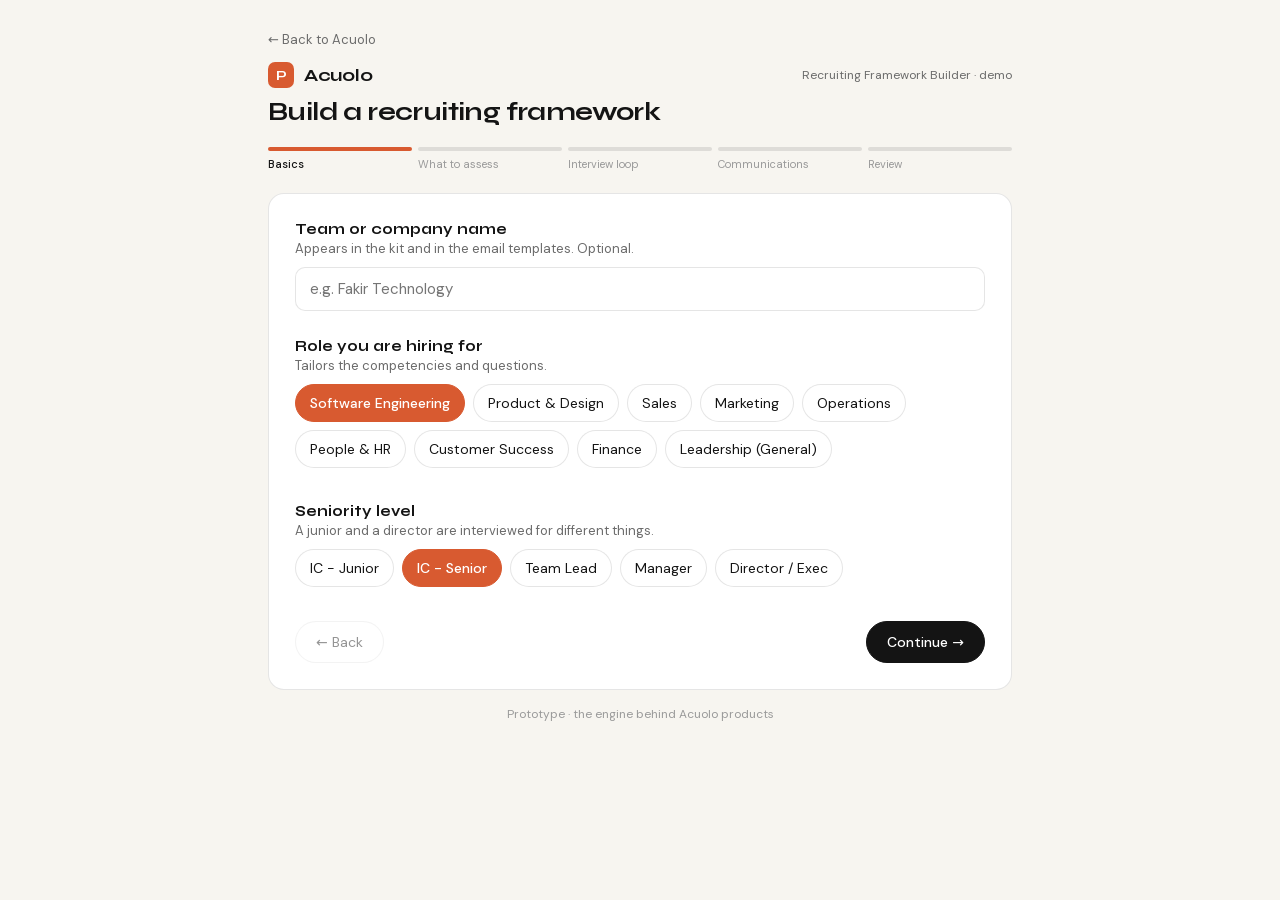
<file: products/recruiting.html>
<!DOCTYPE html>
<html lang="en">
<head>
<meta charset="UTF-8">
<meta name="viewport" content="width=device-width, initial-scale=1.0">
<title>Recruiting Framework &amp; Interview Kit Builder — Free | Acuolo</title>
<meta name="description" content="Build a hiring kit: scenario-based interview questions from your own values and competencies, scorecards, a debrief rubric, and email templates for every stage. Free, no account.">
<link rel="canonical" href="https://peopleforge-ten.vercel.app/products/recruiting">
<meta property="og:type" content="website">
<meta property="og:title" content="Recruiting Framework builder — Acuolo">
<meta property="og:description" content="Build a hiring kit: scenario-based interview questions from your own values and competencies, scorecards, a debrief rubric, and email templates for every stage. Free, no account.">
<meta property="og:url" content="https://peopleforge-ten.vercel.app/products/recruiting">
<meta name="twitter:card" content="summary">
<link rel="stylesheet" href="/assets/css/brand.css">
<style>
:root{
  --muted:var(--text-muted); --light:var(--text-light);
  --display:var(--font-display); --body:var(--font-body);
}
*{box-sizing:border-box}
html,body{margin:0;padding:0;background:var(--linen);color:var(--anvil);font-family:var(--body)}
.wrap{max-width:780px;margin:0 auto;padding:28px 18px 60px}
.backlink{display:inline-flex;align-items:center;gap:5px;font-size:13px;color:var(--muted);text-decoration:none;margin-bottom:14px}
.backlink:hover{color:var(--coral)}
.brandbar{display:flex;align-items:center;gap:10px;margin-bottom:6px}
.mark{width:26px;height:26px;border-radius:7px;background:var(--coral);display:flex;align-items:center;justify-content:center;color:#fff;font-family:var(--display);font-weight:700;font-size:14px}
.brand{font-family:var(--display);font-weight:700;font-size:18px;letter-spacing:-.3px}
.tag{margin-left:auto;font-size:12px;color:var(--muted)}
h1{font-family:var(--display);font-weight:700;font-size:26px;letter-spacing:-.6px;margin:8px 0 20px}
.prog{display:flex;gap:6px;margin-bottom:22px}
.prog div{flex:1}
.bar{height:4px;border-radius:4px;background:var(--border)}
.bar.on{background:var(--coral)}
.plab{font-size:11px;margin-top:6px;color:var(--light)}
.plab.on{color:var(--anvil);font-weight:500}
.card{background:var(--white);border:1px solid var(--border);border-radius:16px;padding:26px}
@keyframes stepIn{from{opacity:0;transform:translateY(10px)}to{opacity:1;transform:translateY(0)}}
.card.step-anim{animation:stepIn .3s ease}
.sec{margin-bottom:26px}
.lab{font-family:var(--display);font-weight:700;font-size:15px}
.hint{font-size:13px;color:var(--muted);margin-top:2px;margin-bottom:10px}
.chip{font-family:var(--body);font-size:14px;padding:9px 14px;border-radius:100px;border:1.5px solid var(--border);
  background:#fff;color:var(--anvil);cursor:pointer;margin:0 8px 8px 0;transition:all .15s}
.chip:hover{border-color:var(--coral)}
.chip.on{background:var(--coral);border-color:var(--coral);color:#fff;font-weight:500}
input[type=text]{font-family:var(--body);font-size:15px;width:100%;padding:11px 14px;border-radius:10px;border:1.5px solid var(--border);outline:none}
input[type=text]:focus{border-color:var(--coral)}
.scard{display:block;width:100%;text-align:left;cursor:pointer;padding:14px 16px;border-radius:12px;border:1.5px solid var(--border);background:#fff;margin-bottom:10px;transition:border-color .15s,background .15s}
.scard.on{border-color:var(--coral);background:var(--coral-light)}
.scard b{font-family:var(--display);font-size:15px;display:block}
.scard span{font-size:13px;color:var(--muted)}
.grid{display:grid;grid-template-columns:1fr 1fr;gap:12px 24px;margin-top:14px}
.k{font-size:11px;color:var(--light);text-transform:uppercase;letter-spacing:.4px}
.v{font-size:14px;margin-top:2px}
.nav{display:flex;justify-content:space-between;margin-top:8px;gap:10px}
.disclose{font-size:12.5px;color:var(--light);line-height:1.55;margin:16px 0 2px}
.btn{font-family:var(--body);font-size:14px;padding:11px 20px;border-radius:100px;border:1.5px solid var(--border);
  background:#fff;color:var(--anvil);cursor:pointer;display:inline-flex;align-items:center;gap:7px;transition:border-color .15s,background .15s}
.btn:hover{border-color:var(--anvil)}
.btn.dark{background:var(--anvil);color:#fff;border-color:var(--anvil);font-weight:500}
.btn.coral{background:var(--coral);color:#fff;border-color:var(--coral);font-weight:500}
.btn:disabled{opacity:.45;cursor:default}
.note{font-size:13px;background:var(--coral-light);color:var(--coral-dark);padding:10px 14px;border-radius:10px;margin-bottom:18px;line-height:1.5}
.fhead{border-bottom:2px solid var(--anvil);padding-bottom:14px;margin-bottom:18px}
.eyebrow{font-size:12px;color:var(--coral);font-weight:500;letter-spacing:.5px;text-transform:uppercase}
.ftitle{font-family:var(--display);font-weight:700;font-size:22px;margin-top:4px}
.fmeta{font-size:13px;color:var(--muted);margin-top:3px}
.intro{font-size:14.5px;line-height:1.6;margin:0 0 20px}
.h2{font-family:var(--display);font-weight:700;font-size:17px;margin:30px 0 10px;padding-top:16px;border-top:2px solid var(--anvil)}
.h2:first-of-type{border-top:none;padding-top:0}
.loop{display:flex;flex-wrap:wrap;gap:8px;margin-bottom:18px}
.loopstep{flex:1 1 130px;border:1px solid var(--border);border-radius:10px;padding:10px 12px;background:var(--linen)}
.loopstep b{display:block;font-family:var(--display);font-size:13.5px}
.loopstep span{font-size:12px;color:var(--muted)}
.checklist{background:var(--teal-light);border-radius:12px;padding:14px 16px;margin-bottom:18px;font-size:13.5px;line-height:1.7}
.checklist b.t{font-family:var(--display);font-size:13px;display:block;margin-bottom:6px}
.checklist div{display:flex;gap:8px;align-items:flex-start}
.box{width:13px;height:13px;border:1.5px solid var(--muted);border-radius:3px;flex-shrink:0;margin-top:4px}
.stage{margin-bottom:24px;padding-bottom:4px}
.stagehead{font-family:var(--display);font-weight:700;font-size:16px}
.snum{color:var(--coral)}
.stagemeta{font-size:12.5px;color:var(--light);margin-top:2px}
.stagepurpose{font-size:13.5px;color:var(--muted);line-height:1.6;margin-top:6px;margin-bottom:4px}
.qc{padding:12px 0;border-top:1px solid var(--border)}
.qcname{font-weight:700;font-size:14px}
.qcdef{font-size:12.5px;color:var(--muted);font-style:italic;margin-top:1px}
.qlist{margin:8px 0 0;padding-left:18px;font-size:14px;line-height:1.65}
.qlist li{margin-bottom:9px}
.probe{display:block;font-size:13px;color:var(--muted);margin-top:4px;padding-left:10px;border-left:2px solid var(--border)}
.probe b{font-family:var(--display);font-size:11.5px;text-transform:uppercase;letter-spacing:.4px;color:var(--coral-dark)}
.sig{font-size:12.5px;line-height:1.6;margin-top:8px}
.sig b{font-family:var(--display);font-size:12px}
.sig .good{color:var(--teal)}
.sig .bad{color:var(--coral-dark)}
.scale{display:flex;gap:6px;margin-top:9px;flex-wrap:wrap}
.pill{font-size:12px;color:var(--muted);border:1px solid var(--border);border-radius:8px;padding:5px 9px}
.rubric{background:var(--linen);border-radius:12px;padding:16px 18px;font-size:13.5px;line-height:1.7}
.rubric b.t{font-family:var(--display);font-size:14px;display:block;margin-bottom:8px}
.rubric ul{margin:6px 0 0;padding-left:18px}
.rubric li{margin-bottom:5px}
.email{border:1px solid var(--border);border-radius:12px;padding:14px 16px;margin-bottom:12px;background:#fff}
.emailname{font-family:var(--display);font-weight:700;font-size:14px}
.emailwhen{font-size:12px;color:var(--light);margin-top:1px;margin-bottom:8px}
.emailsubj{font-size:13px;background:var(--linen);border-radius:7px;padding:7px 10px;margin-bottom:8px}
.emailbody{font-size:13.5px;line-height:1.65;white-space:pre-wrap}
.acts{display:flex;gap:10px;flex-wrap:wrap;margin-top:24px;padding-top:20px;border-top:1px solid var(--border)}
.studio{margin-top:22px;padding:18px 20px;border:1.5px solid var(--coral);border-radius:14px;background:var(--coral-light)}
.studio b{font-family:var(--display);font-size:15px;display:block;margin-bottom:5px;color:var(--coral-dark)}
.studio p{margin:0 0 13px;font-size:13.5px;line-height:1.6;color:var(--anvil)}
.studio a{display:inline-flex;align-items:center;gap:6px;font-size:14px;font-weight:500;color:#fff;background:var(--coral);padding:10px 18px;border-radius:100px;text-decoration:none}
.studio a:hover{opacity:.92}
.foot{text-align:center;font-size:12px;color:var(--light);margin-top:16px}
@media(max-width:560px){.grid{grid-template-columns:1fr}}
</style>
</head>
<body>
<div class="wrap">
  <a class="backlink" href="/">&larr; Back to Acuolo</a>
  <div class="brandbar">
    <div class="mark">P</div>
    <div class="brand">Acuolo</div>
    <div class="tag">Recruiting Framework Builder &middot; demo</div>
  </div>
  <h1>Build a recruiting framework</h1>
  <div id="app"></div>
  <div class="foot">Prototype &middot; the engine behind Acuolo products</div>
</div>

<script>
/* ============================================================
   CONTENT LIBRARY
   Deterministic, built in so the demo runs with no network at all.
   Every question is situational: a scenario the candidate reasons
   through, not a request to recount or demonstrate past work. Each
   scenario carries an escalation probe that adds a constraint, which
   is where a rehearsed answer separates from real judgement.
   ============================================================ */
var COMP = {
  "Communication":{def:"Shares information clearly and listens well.",
    sc:[{s:"You need to present a decision your team made to a group who do not share your background and are sceptical about it. Part-way through, you can see the room is not with you. What do you do?",
         p:"Say you have ten minutes left and two options — push on and finish, or stop and restart from their questions. How would you choose between them?"},
        {s:"A colleague in another team acts on something you wrote and does close to the opposite of what you intended. You find out a week later, after the work is done. What do you do?",
         p:"What would you want to understand about how the misunderstanding happened before deciding what to change?"}],
    strong:["Adapts the explanation to the audience rather than restating it more slowly.","Wants to know where the message broke down before fixing anything."],
    weak:["Every answer is 'send more detail' or 'write it down better'.","Treats being misunderstood as the listener's failure."]},

  "Collaboration":{def:"Works with others toward a shared outcome.",
    sc:[{s:"You depend on another team to hit a shared deadline, and their handoffs keep arriving late. Your part is now at risk. What do you do?",
         p:"There are a few routes: talk to the person, talk to their lead, change how the handoff works, or absorb it yourself. How would you decide which to try first, and what would make you switch to another?"},
        {s:"In a meeting with senior people present, a teammate presents work that was largely yours as their own. What do you do?",
         p:"What would you want to understand about why it happened before you decide how to respond?"}],
    strong:["Picks the lightest intervention that could work, and knows what would make them escalate.","Separates the outcome that matters from the credit that does not."],
    weak:["Only has one move — either go straight to a manager, or say nothing at all.","Assumes bad intent without checking."]},

  "Ownership & accountability":{def:"Takes responsibility for outcomes, not just tasks.",
    sc:[{s:"You find a mistake in work you delivered three weeks ago. Nobody has noticed yet. Fixing it properly costs the team about a week. What do you do?",
         p:"How would you work out how urgent it actually is, and how would you present it so the team can make a good decision rather than just react?"},
        {s:"A project you are on is going to miss its date because something you depend on slipped. What do you do?",
         p:"Say the realistic options are moving the date, cutting scope, or adding people. What would you need to know to recommend one, and which would you argue for?"}],
    strong:["Brings the problem with options and a recommendation, not just the bad news.","Separates owning the outcome from having caused it."],
    weak:["Weighs the discomfort of raising it above the cost of it staying broken.","Stops at whose fault it was."]},

  "Technical excellence":{def:"Delivers high-quality, durable work.",
    sc:[{s:"You are asked to deliver something in noticeably less time than you would normally want. You could hit the date by taking shortcuts that will not be visible for months. What do you do?",
         p:"If you did take some shortcuts, how would you decide which ones are safe to take, and how would you make sure they are not quietly forgotten?"},
        {s:"You inherit work from someone who has left. It functions, but it is fragile and you do not fully understand it. A change is needed next week. How do you approach it?",
         p:"You find something that looks like it has been causing problems quietly for a while. How do you decide between fixing that now and shipping the change first?"}],
    strong:["Distinguishes shortcuts that can be paid back from ones that compound.","Makes the cost visible to the people who will live with it."],
    weak:["Either refuses the constraint outright or accepts it without naming what it costs.","Quality is described as effort rather than as a set of decisions."]},

  "Problem solving":{def:"Breaks down hard problems and finds workable answers.",
    sc:[{s:"Something is going wrong intermittently and nobody can reproduce it. Two people have already looked without success. It comes to you. Where do you start?",
         p:"Two days in, you are no closer. How would you decide between keeping going, changing approach, and bringing someone else in?"},
        {s:"Part-way into a task you become convinced the real problem is somewhere else entirely, outside what you were asked to look at. What do you do?",
         p:"How would you test whether you are right before raising it, and what would change your mind?"}],
    strong:["Narrows the problem before reaching for solutions.","Can say what evidence would prove them wrong."],
    weak:["Repeats the same approach with more effort.","Certainty is not connected to any evidence."]},

  "Leadership & influence":{def:"Moves people and work forward without relying on authority.",
    sc:[{s:"You think the team is about to make a decision that will not work. You have no authority over it. What do you do?",
         p:"You make your case and the team decides to go the other way anyway. What is your role from that point?"},
        {s:"You are leading a piece of work and one person is not delivering what was agreed. Others have noticed. What do you do?",
         p:"In the conversation they tell you something outside work is affecting them. How does that change what you do next — both for them and for the deadline?"}],
    strong:["Commits to a decision they argued against, without withdrawing.","Handles the person directly and privately before it becomes a group problem."],
    weak:["Disengages once the decision goes against them.","Treats the personal disclosure as either irrelevant or as a reason to do nothing."]},

  "Adaptability":{def:"Adjusts well when priorities or conditions change.",
    sc:[{s:"You are a week from finishing a two-month project when priorities shift and it is shelved. Something else starts on Monday. What do you do?",
         p:"You think shelving it was the wrong call. How would you make that case, and how do you separate making it from getting on with the new work?"},
        {s:"Half-way through an approach you personally argued for, evidence appears that it is not working. What do you do?",
         p:"How much evidence would you want before changing course? What is the cost of switching too early, against switching too late?"}],
    strong:["Separates disagreeing with a decision from undermining it.","Can name a threshold for changing their mind rather than deciding by feel."],
    weak:["Treats every change of direction as somebody else's mistake.","Defends the original position past the point the evidence supports it."]},

  "Customer focus":{def:"Keeps the customer's real needs central.",
    sc:[{s:"A customer asks for a specific feature. You think it will not solve the problem underneath it. Building what they asked for is quick; the better fix is slow. What do you do?",
         p:"How much should the size of that customer change your answer? Talk me through it."},
        {s:"You discover an issue affecting a small number of customers. None have complained and they may never notice. What do you do?",
         p:"How would you weigh telling them against the disruption of raising something they have not noticed? What would tip it either way?"}],
    strong:["Goes after the problem behind the request before agreeing or refusing.","Reasons about commercial weight openly instead of pretending it is irrelevant."],
    weak:["Defaults to whatever the customer said, or overrides them without asking.","Account size silently decides it."]},

  "Strategic thinking":{def:"Connects daily work to longer-term direction.",
    sc:[{s:"You have capacity for one of two things. One is clearly useful this quarter. The other is larger but only pays off in about a year. Which do you argue for, and how?",
         p:"What would you need to know about where the company is right now to be confident in that answer?"},
        {s:"A request arrives that is easy to say yes to and does not obviously serve your team's goals. What do you do?",
         p:"If you wanted to say no, how would you do it so the relationship stays good and the door stays open?"}],
    strong:["Answer changes depending on the company's situation, and they say which way.","Says no with a reason and an alternative attached."],
    weak:["Chooses on what is easiest or most visible.","Cannot connect the choice to anything the company is trying to achieve."]},

  "Feedback & growth":{def:"Gives and receives feedback that leads to change.",
    sc:[{s:"Someone on your team does good work but regularly talks over people in meetings. Nobody has mentioned it. You have noticed. What do you do?",
         p:"You raise it and they do not see it the same way. Where do you take it from there?"},
        {s:"In a review you are given feedback you believe is factually wrong. What do you do in the moment, and afterwards?",
         p:"Looking into it, you find part of it was fair and part was not. How do you handle the follow-up conversation?"}],
    strong:["Gives it directly and privately, close to the event.","Can hold 'partly right' without collapsing it into right or wrong."],
    weak:["Routes the feedback through a manager instead of giving it.","Disagreement in the moment becomes silence afterwards."]},

  "Reliability":{def:"Consistent and dependable in day-to-day delivery.",
    sc:[{s:"You have committed to three things this week and it becomes clear you can do two of them well. What do you do?",
         p:"Each was promised to a different person and all three matter to them. How would you approach those conversations, and what would you offer instead?"},
        {s:"You are given a six-week piece of work with no check-ins scheduled and nobody expecting an update until the end. How do you run it?",
         p:"At week four you realise you are behind. What do you do, and what do you wish you had set up in week one?"}],
    strong:["Renegotiates early and explicitly rather than quietly letting quality slip.","Creates their own checkpoints when nobody imposes them."],
    weak:["Absorbs the overload silently and hopes it works out.","The slip only becomes visible at the deadline."]},

  "Innovation":{def:"Improves how things are done, not just what.",
    sc:[{s:"You think there is a better way to do something the team has done the same way for a long time. Trying it costs time and may not work. How do you proceed?",
         p:"You run a small trial and the results come back mixed. How do you decide between continuing, adjusting, and dropping it?"},
        {s:"You are asked to follow a process you believe produces worse outcomes. What do you do?",
         p:"How would you make the case for changing it, and what evidence would you want to bring with you?"}],
    strong:["Proposes something small and reversible rather than a wholesale change.","Says in advance what would count as it not working."],
    weak:["Wants to change things with no way of telling whether it helped.","Either complies silently or works around the process alone."]}
};

var ROLE_MAP = {
  "Software Engineering":["Technical excellence","Problem solving","Collaboration","Communication","Ownership & accountability"],
  "Product & Design":["Customer focus","Communication","Collaboration","Problem solving","Strategic thinking"],
  "Sales":["Customer focus","Communication","Ownership & accountability","Adaptability","Reliability"],
  "Marketing":["Communication","Innovation","Customer focus","Collaboration","Ownership & accountability"],
  "Operations":["Reliability","Problem solving","Ownership & accountability","Collaboration","Adaptability"],
  "People & HR":["Communication","Feedback & growth","Collaboration","Reliability","Customer focus"],
  "Customer Success":["Customer focus","Communication","Reliability","Problem solving","Ownership & accountability"],
  "Finance":["Reliability","Problem solving","Communication","Ownership & accountability","Strategic thinking"],
  "Leadership (General)":["Leadership & influence","Strategic thinking","Communication","Feedback & growth","Ownership & accountability"]
};

var STAGE_META = {
  "Screen":{dur:"30 min",who:"Recruiter or hiring manager",
    purpose:"Confirm the must-haves, motivation, and basic communication. This stage is cheap to run, so use it to rule out early rather than to sell.",
    affinity:["Communication","Reliability"]},
  "Skills":{dur:"60 min",who:"Someone who does this job, plus the hiring manager",
    purpose:"Watch them do a version of the work. This is the one stage HR does not write — the task comes from your own specialist. What HR owns is that it is the same task for everyone and scored on the same scale.",
    affinity:["Technical excellence","Problem solving","Innovation"]},
  "Team fit":{dur:"45 min",who:"Two people who would work with them weekly",
    purpose:"How they operate with other people day to day. Not whether you would enjoy a drink with them, which is how teams end up hiring the same person repeatedly.",
    affinity:["Collaboration","Feedback & growth","Adaptability"]},
  "Values":{dur:"45 min",who:"Someone outside the hiring team",
    purpose:"Values alignment and ownership, run by someone with no stake in filling the seat quickly.",
    affinity:["Ownership & accountability","Customer focus"]},
  "Final":{dur:"45 min",who:"Department lead or founder",
    purpose:"Scope, judgement, and whether the role is big enough to keep them for two years. Also their chance to interview you.",
    affinity:["Strategic thinking","Leadership & influence"]}
};

var STAGE_CORE = {
  "Skills":{name:"Brief for whoever runs this stage",
    note:"The content of this stage is designed by someone who actually does this job — not by HR, and not by us. A generic technical question is worse than no technical question. What follows is the structure HR owns around it.",
    guidance:["Give the interviewer the competencies listed below and ask them to design one task that surfaces them. They pick the task; you keep the standard.",
      "Every candidate for this role gets the same task. A bespoke exercise per candidate makes them impossible to compare, which is the whole point of the scale.",
      "Time-box it, and tell the candidate in advance what format to expect and whether they need to prepare anything.",
      "Require a written score on the same 1-4 scale below, submitted before the debrief — not a verbal impression afterwards.",
      "If the interviewer cannot say which competency a question was testing, it does not belong in the stage."]},
  "Screen":{name:"Motivation & basics",
    note:"Not scored, and deliberately not scenarios — these are about their actual situation, which no hypothetical can stand in for. Keep it to a few minutes; do not let it become a CV walkthrough.",
    q:["Why this role, and why now?",
       "What do you want to be different about your next job?"]},
  "Team fit":{name:"Working together",note:"Use when no named competency is assigned to this stage.",
    sc:[{s:"You join a team whose way of working does not suit you — the meeting rhythm, how decisions get made, how much gets written down. What do you do in your first month?",
         p:"You suggest a change and the team is lukewarm about it. How do you decide between pushing, adapting, and leaving it for later?"},
        {s:"A colleague criticises your work in front of others and you think the criticism is unfair. What do you do in the moment?",
         p:"Afterwards you think part of it was fair. How do you handle the follow-up?"},
        {s:"You are paired with someone whose working style is the opposite of yours on a six-week project. How do you set up the first week?",
         p:"Three weeks in it is not working smoothly. What would you change, and how would you raise it with them?"}]},
  "Values":{name:"Judgement & ownership",note:"Use when no named competency or stated value is assigned to this stage.",
    sc:[{s:"You are asked to do something that is not wrong exactly, but sits uncomfortably with you. What do you do?",
         p:"How would you raise it in a way that is likely to be heard rather than brushed past?"},
        {s:"You spot something that is technically within the rules but arguably against the spirit of them. What do you do?",
         p:"How do you decide when the spirit matters more than the letter? Where would you draw that line?"},
        {s:"There is a faster route to a result that carries a small risk. How would you think it through?",
         p:"Who should make that call, and what would you want them to know before they did?"}]}
};

var LOOPS = [
  {v:"Lean",l:"Lean · 3 stages",stages:["Screen","Skills","Final"]},
  {v:"Standard",l:"Standard · 4 stages",stages:["Screen","Skills","Team fit","Final"]},
  {v:"Thorough",l:"Thorough · 5 stages",stages:["Screen","Skills","Team fit","Values","Final"]}
];

var RATING = [["1","Strong no"],["2","No"],["3","Yes"],["4","Strong yes"]];

var EMAIL_GROUPS = ["Sourcing & outreach","Scheduling & progress","Holds & rejections","Offer"];

var ROLES=Object.keys(ROLE_MAP);
var COMPS=Object.keys(COMP);
var SENIORITY=["IC - Junior","IC - Senior","Team Lead","Manager","Director / Exec"];
var TONES=["Professional","Warm","Direct"];
var STEPS=["Basics","What to assess","Interview loop","Communications","Review"];

/* ============================ STATE ============================ */
var S={step:0,kit:null,copied:false,cfg:{
  company:"",role:"Software Engineering",seniority:"IC - Senior",
  autoComp:true,comps:[],values:"",musts:"",
  loop:"Standard",emailGroups:EMAIL_GROUPS.slice(),tone:"Professional"
}};

function esc(s){return String(s==null?"":s).replace(/[&<>"']/g,function(c){
  return {"&":"&amp;","<":"&lt;",">":"&gt;",'"':"&quot;","'":"&#39;"}[c];});}

function splitList(s,cap){
  return String(s||"").split(",").map(function(v){return v.trim();}).filter(Boolean).slice(0,cap);
}

/* ==================== EMAIL TEMPLATES ==================== */
function buildEmails(cfg){
  var co = cfg.company || "our team";
  var role = cfg.role;
  var warm = cfg.tone==="Warm", direct = cfg.tone==="Direct";
  var signoff = warm ? "Looking forward to hearing from you,\n[Your name]" : direct ? "[Your name]" : "Best,\n[Your name]";

  var out = [];

  if(cfg.emailGroups.indexOf("Sourcing & outreach")>-1){
    out.push({group:"Sourcing & outreach",name:"LinkedIn cold outreach",when:"You found them. First contact, nothing sent yet.",
      subj:"(LinkedIn message, no subject line)",
      body:"Hi [Candidate name],\n\nI came across your profile and the "+
        "[specific thing they did] stood out — that is close to the work we have open on the "+role+" side at "+co+".\n\n"+
        "Not a mass message: I am hiring one person for this and I think your background actually fits. Happy to send the details and let you judge, no pressure either way.\n\n"+
        "Worth a short conversation?\n\n"+signoff});

    out.push({group:"Sourcing & outreach",name:"Reply to inbound LinkedIn message",when:"They messaged you first about opportunities.",
      subj:"(LinkedIn reply, no subject line)",
      body:"Hi [Candidate name],\n\nThanks for reaching out, and for the context on what you are looking for.\n\n"+
        "We do have a "+role+" role open at "+co+". Based on what you have described, the closest fit is [role or level] — I have put the full details here: [link].\n\n"+
        "If it looks right, the next step is a "+(cfg.loop==="Lean"?"short screen":"30-minute screen")+" with me. If it does not, tell me and I will keep you in mind for what comes next.\n\n"+signoff});

    out.push({group:"Sourcing & outreach",name:"Website / inbound application acknowledgement",when:"They applied through your site. Send within 24 hours.",
      subj:"Your application for "+role+" at "+co,
      body:"Hi [Candidate name],\n\nThanks for applying for the "+role+" role — your application is in and a real person is reading it, not just a filter.\n\n"+
        "You will hear from us by [date] either way. If we are moving forward, the first step is a "+STAGE_META.Screen.dur+" conversation.\n\n"+
        "If you have questions in the meantime, reply here.\n\n"+signoff});

    out.push({group:"Sourcing & outreach",name:"Reach out after reviewing their CV",when:"They applied, you read the CV, you want to talk.",
      subj:"Your application for "+role+" at "+co,
      body:"Hi [Candidate name],\n\nI read your CV properly — the [specific project or experience] is the part that made me want to talk.\n\n"+
        "I would like to set up a "+STAGE_META.Screen.dur+" call to cover what the role actually involves and hear how you are thinking about your next move.\n\n"+
        "Here are a few times that work: [times]. If none suit, send me what does.\n\n"+signoff});
  }

  if(cfg.emailGroups.indexOf("Scheduling & progress")>-1){
    out.push({group:"Scheduling & progress",name:"Interview invitation",when:"Use for any stage. Swap in the stage name and interviewers.",
      subj:"["+role+"] Next step: [stage name]",
      body:"Hi [Candidate name],\n\nGood news — we would like to move you to the [stage name] stage.\n\n"+
        "Format: [duration] with [interviewer names and roles].\nFocus: [what this stage assesses].\n"+
        "To prepare: [what to bring, or 'nothing — come as you are'].\n\n"+
        "Times available: [times].\n\n"+
        "If you need anything to do your best in this conversation — a different time, materials in advance, adjustments of any kind — just say so.\n\n"+signoff});

    out.push({group:"Scheduling & progress",name:"Stage passed, moving forward",when:"They cleared a stage and the next one is scheduled.",
      subj:"["+role+"] You are through to [next stage]",
      body:"Hi [Candidate name],\n\nThe team enjoyed the conversation and we would like to keep going.\n\n"+
        "What stood out: [one specific, true thing].\n\n"+
        "Next is [next stage] — [duration] with [names]. I will send times shortly.\n\n"+
        "We have [number] stages left in total, so you know where you stand.\n\n"+signoff});
  }

  if(cfg.emailGroups.indexOf("Holds & rejections")>-1){
    out.push({group:"Holds & rejections",name:"Process paused / on hold",when:"Budget, reorg, or priorities changed mid-process. Send it — do not go quiet.",
      subj:"["+role+"] An honest update",
      body:"Hi [Candidate name],\n\nI want to be straight with you rather than leave you guessing: we have paused the "+role+" search because [real reason — budget, reprioritisation, internal change].\n\n"+
        "This is not about your candidacy. You were [where they actually stood].\n\n"+
        "Realistic timeline: I expect to know more by [date]. If your situation changes before then, tell me and I will tell you honestly whether it is worth waiting.\n\n"+
        "Sorry to interrupt the momentum.\n\n"+signoff});

    out.push({group:"Holds & rejections",name:"Rejection — application or screen stage",when:"Early exit. Keep it short and prompt; do not let it sit.",
      subj:"["+role+"] Update on your application",
      body:"Hi [Candidate name],\n\nThank you for the time you put into this. We are not moving forward with your application for the "+role+" role.\n\n"+
        "The deciding factor was [specific, honest gap — not 'we went with someone more suitable'].\n\n"+
        "That is a comment on the fit for this particular role, nothing more. If [that gap] changes, I would genuinely welcome another application.\n\n"+signoff});

    out.push({group:"Holds & rejections",name:"Rejection — after final interview",when:"They invested hours. This one gets written individually, never bulk-sent.",
      subj:"["+role+"] Our decision",
      body:"Hi [Candidate name],\n\nThis is a harder email to write than the usual one. We have decided not to make you an offer for the "+role+" role.\n\n"+
        "You got to the final stage out of [number] candidates, which is a real result. What the team valued: [two specific things].\n\n"+
        "The decision came down to [specific differentiator]. That is a narrow gap, not a verdict on your ability.\n\n"+
        "If you want the detailed feedback from each interviewer, reply and I will send it — most people do not ask and I think that is a waste.\n\n"+
        "I would like to stay in touch about future roles, if you are open to that.\n\n"+signoff});
  }

  if(cfg.emailGroups.indexOf("Offer")>-1){
    out.push({group:"Offer",name:"Offer",when:"Call them first. This is the written confirmation, not the news.",
      subj:"["+role+"] Your offer from "+co,
      body:"Hi [Candidate name],\n\nGreat speaking just now — putting it in writing as promised.\n\n"+
        "Role: "+role+" ("+cfg.seniority+")\nStart date: [date]\nCompensation: [amount and structure]\n"+
        "Reporting to: [name]\nOther terms: [holiday, remote policy, equity, whatever applies]\n\n"+
        "Formal paperwork is attached. Take until [date] to decide — and if you want to talk any of it through, including the parts that are negotiable, I would rather have that conversation than have you accept something you are unsure about.\n\n"+
        "The team is genuinely glad this worked out.\n\n"+signoff});
  }

  return out;
}

/* ==================== GENERATION (deterministic) ==================== */
function buildKit(cfg){
  var names;
  if(!cfg.autoComp && cfg.comps.length){ names=cfg.comps.slice(0,7); }
  else{
    names=(ROLE_MAP[cfg.role]||COMPS.slice(0,5)).slice();
    if(cfg.seniority==="Team Lead"||cfg.seniority==="Manager"){
      ["Leadership & influence","Feedback & growth"].forEach(function(n){ if(names.indexOf(n)===-1) names.push(n); });
    }
    if(cfg.seniority==="Director / Exec"){
      ["Leadership & influence","Strategic thinking"].forEach(function(n){ if(names.indexOf(n)===-1) names.push(n); });
    }
    names=names.slice(0,6);
  }

  var stageNames=(LOOPS.filter(function(l){return l.v===cfg.loop;})[0]||LOOPS[1]).stages;
  var values=splitList(cfg.values,4);
  var musts=splitList(cfg.musts,6);

  // Assign each competency to the stage whose focus it best matches;
  // anything left over is spread across stages round-robin.
  var assigned={}; stageNames.forEach(function(s){ assigned[s]=[]; });
  var unplaced=[];
  names.forEach(function(n){
    var target=null;
    for(var i=0;i<stageNames.length;i++){
      if((STAGE_META[stageNames[i]].affinity||[]).indexOf(n)>-1){ target=stageNames[i]; break; }
    }
    if(target) assigned[target].push(n); else unplaced.push(n);
  });
  var ri=0;
  unplaced.forEach(function(n){
    // prefer a stage that has nothing yet, otherwise round-robin
    var empty=stageNames.filter(function(s){return assigned[s].length===0;});
    var target = empty.length ? empty[0] : stageNames[ri++ % stageNames.length];
    assigned[target].push(n);
  });
  // If a stage ended up empty, give it a competency nobody else is covering.
  // Never duplicate one that another stage already assesses — a repeated
  // competency wastes the stage and tells you nothing new.
  stageNames.forEach(function(s){
    if(assigned[s].length) return;
    var used={}; stageNames.forEach(function(x){ assigned[x].forEach(function(n){ used[n]=1; }); });
    var spare=names.filter(function(n){ return !used[n]; });
    if(spare.length) assigned[s].push(spare[0]);
  });

  var valueStage = stageNames.indexOf("Values")>-1 ? "Values" : stageNames[stageNames.length-1];

  var stages=stageNames.map(function(sn,i){
    var meta=STAGE_META[sn];
    var comps=assigned[sn].map(function(n){
      return {name:n, definition:COMP[n].def, scenarios:COMP[n].sc,
              strong:COMP[n].strong, weak:COMP[n].weak};
    });
    var valueQs=[];
    if(values.length && sn===valueStage){
      values.forEach(function(v){
        var lv=v.toLowerCase();
        valueQs.push({s:"Suppose acting on "+lv+" in a particular situation would cost something real — time, a deadline, or a result that would have looked good. How would you think that through?",
                      p:"Where is the line for you? What would make you decide the cost was too high to be worth it?"});
        valueQs.push({s:"Describe a situation in this role where "+lv+" and moving quickly would pull in different directions. How would you handle it?",
                      p:"How would you explain that decision to a colleague who weighed it the other way?"});
      });
    }
    // The final conversation is a different kind of interview: scope, motivation,
    // and their questions for you. It gets its own block regardless of competencies.
    var closing = sn==="Final" ? [
      "What would need to be true two years from now for you to say this was the right move?",
      "Which part of this role are you least sure about?",
      "What do you want to ask us?"
    ] : [];
    // Every stage needs substance of its own, whether or not a competency
    // happened to land on it.
    var core=null;
    if(sn==="Screen") core=STAGE_CORE.Screen;
    else if(sn==="Skills") core=STAGE_CORE.Skills;
    else if(sn==="Team fit" && !comps.length) core=STAGE_CORE["Team fit"];
    else if(sn==="Values" && !comps.length && !valueQs.length) core=STAGE_CORE.Values;

    return {name:sn, num:i+1, duration:meta.dur, who:meta.who, purpose:meta.purpose,
            core:core, competencies:comps, valueQuestions:valueQs, closing:closing};
  });

  var intro="This is the hiring kit for the "+cfg.seniority+" "+cfg.role+" role"+(cfg.company?" at "+cfg.company:"")+
    ". Every candidate goes through the same stages, gets asked about the same competencies, and is scored on the same scale. "+
    "That is the entire point: structured interviews predict performance considerably better than unstructured ones, mostly because they stop each interviewer from quietly assessing something different. "+
    "Every question here is a scenario. Candidates are not asked to recount their CV or to present work they prepared earlier — they are put in a situation and asked what they would do. Preparation and polish stop being an advantage; reasoning is what shows."+
    (stageNames.indexOf("Skills")>-1
      ? " One division of labour worth being explicit about: these scenarios are behavioural and values-based, which is HR's ground and generalises across companies. The role-specific assessment in the Skills stage is designed by your own specialist, because a generic technical question tells you less than no technical question. This kit gives that stage its structure, not its content."
      : "");

  return {intro:intro, stages:stages, values:values, musts:musts, emails:buildEmails(cfg), competencyCount:names.length};
}

/* ============================ RENDER ============================ */
var app=document.getElementById("app");

function chips(list,key,multi){
  return list.map(function(o){
    var val=typeof o==="object"?o.v:o, lab=typeof o==="object"?o.l:o;
    var on=multi?S.cfg[key].indexOf(val)>-1:S.cfg[key]===val;
    return '<button class="chip'+(on?" on":"")+'" data-act="'+(multi?"tog":"set")+'" data-k="'+key+'" data-v="'+esc(val)+'">'+
      (multi&&on?"&#10003; ":"")+esc(lab)+'</button>';
  }).join("");
}

function render(){
  var c=S.cfg,h="";

  if(S.step<5){
    h+='<div class="prog">'+STEPS.map(function(s,i){
      return '<div><div class="bar'+(i<=S.step?" on":"")+'"></div><div class="plab'+(i===S.step?" on":"")+'">'+s+'</div></div>';
    }).join("")+'</div>';
  }

  h+='<div class="card">';

  if(S.step===0){
    h+='<div class="sec"><div class="lab">Team or company name</div><div class="hint">Appears in the kit and in the email templates. Optional.</div>'+
       '<input type="text" id="company" value="'+esc(c.company)+'" placeholder="e.g. Fakir Technology"></div>';
    h+='<div class="sec"><div class="lab">Role you are hiring for</div><div class="hint">Tailors the competencies and questions.</div>'+chips(ROLES,"role")+'</div>';
    h+='<div class="sec"><div class="lab">Seniority level</div><div class="hint">A junior and a director are interviewed for different things.</div>'+chips(SENIORITY,"seniority")+'</div>';
  }

  if(S.step===1){
    h+='<div class="sec"><div class="lab">Competencies to assess</div><div class="hint">Pick automatically for this role, or choose your own.</div>'+
       '<button class="chip'+(c.autoComp?" on":"")+'" data-act="set" data-k="autoComp" data-v="1">Auto - pick for this role</button>'+
       '<button class="chip'+(!c.autoComp?" on":"")+'" data-act="set" data-k="autoComp" data-v="">I will choose</button>';
    if(!c.autoComp){ h+='<div style="margin-top:14px">'+chips(COMPS,"comps",true)+'</div>'; }
    h+='</div>';
    h+='<div class="sec"><div class="lab">Your core values</div><div class="hint">Comma separated. Each one gets its own interview questions, so candidates are actually assessed against them rather than just shown them.</div>'+
       '<input type="text" id="values" value="'+esc(c.values)+'" placeholder="e.g. Candor, Ownership, Craft"></div>';
    h+='<div class="sec"><div class="lab">Must-have requirements</div><div class="hint">Comma separated. Becomes a screening checklist — the things that are genuinely non-negotiable, not the wish list.</div>'+
       '<input type="text" id="musts" value="'+esc(c.musts)+'" placeholder="e.g. Works CET hours, Fluent German, 3+ years in B2B SaaS"></div>';
  }

  if(S.step===2){
    h+='<div class="sec"><div class="lab">Interview loop</div><div class="hint">Your competencies get spread across these stages so interviewers are not all asking the same questions.</div>';
    LOOPS.forEach(function(l){
      h+='<button class="scard'+(c.loop===l.v?" on":"")+'" data-act="set" data-k="loop" data-v="'+l.v+'">'+
         '<b>'+esc(l.l)+'</b><span>'+l.stages.join(" · ")+'</span></button>';
    });
    h+='</div>';
  }

  if(S.step===3){
    h+='<div class="sec"><div class="lab">Email templates to include</div><div class="hint">Every point where a candidate is waiting to hear from you.</div>'+
       chips(EMAIL_GROUPS,"emailGroups",true)+'</div>';
    h+='<div class="sec"><div class="lab">Tone</div><div class="hint">Affects how the emails are written.</div>'+chips(TONES,"tone")+'</div>';
  }

  if(S.step===4){
    var kv=[["Company",c.company||"-"],["Role",c.role],["Seniority",c.seniority],
      ["Competencies",(c.autoComp||!c.comps.length)?"Auto (picked for role)":c.comps.join(", ")],
      ["Core values",splitList(c.values,4).join(", ")||"-"],
      ["Must-haves",splitList(c.musts,6).join(", ")||"-"],
      ["Interview loop",(LOOPS.filter(function(l){return l.v===c.loop;})[0]||LOOPS[1]).l],
      ["Emails",c.emailGroups.join(", ")||"None"],["Tone",c.tone]];
    h+='<div class="lab">Review your setup</div><div class="hint">Step back to change anything.</div><div class="grid">'+
       kv.map(function(p){return '<div><div class="k">'+p[0]+'</div><div class="v">'+esc(p[1])+'</div></div>';}).join("")+'</div>';
  }

  if(S.step===5&&S.kit){ h+=resultHTML(c,S.kit); }

  if(S.step<5){
    if(S.step===4){ h+='<div class="disclose">When you generate, a copy of the document and the choices you made are sent to the Acuolo team so we can see which tools people actually use. Please do not enter anything confidential.</div>'; }
    h+='<div class="nav"><button class="btn" data-act="back"'+(S.step===0?" disabled":"")+'>&larr; Back</button>';
    h+= S.step<4
      ? '<button class="btn dark" data-act="next">Continue &rarr;</button>'
      : '<button class="btn coral" data-act="gen">Generate hiring kit</button>';
    h+='</div>';
  }

  h+='</div>';
  app.innerHTML=h;
}

/* Scenario list: the scenario itself, then the escalation that adds a
   constraint. Plain strings are supported for the few non-scenario prompts. */
function scenarioListHTML(items){
  return '<ul class="qlist">'+items.map(function(it){
    if(typeof it==="string") return '<li>'+esc(it)+'</li>';
    return '<li>'+esc(it.s)+(it.p?'<span class="probe"><b>Go deeper:</b> '+esc(it.p)+'</span>':'')+'</li>';
  }).join("")+'</ul>';
}

function scenarioListMD(items){
  var m="";
  items.forEach(function(it){
    if(typeof it==="string"){ m+="- "+it+"\n"; return; }
    m+="- "+it.s+"\n";
    if(it.p) m+="  - _Go deeper:_ "+it.p+"\n";
  });
  return m;
}

function resultHTML(c,k){
  var h="";
  h+='<div class="note">Built from your choices using the Acuolo content library. '+
     'Copy it below and rework the scenarios in your own words before you run them — they should sound like your company.</div>';

  h+='<div class="fhead"><div class="eyebrow">Hiring Kit</div>'+
     '<div class="ftitle">'+esc(c.company?c.company+" · "+c.role:c.role)+'</div>'+
     '<div class="fmeta">'+esc(c.seniority)+' &middot; '+k.stages.length+'-stage loop &middot; '+k.competencyCount+' competencies assessed</div></div>';

  h+='<p class="intro">'+esc(k.intro)+'</p>';

  if(k.musts.length){
    h+='<div class="checklist"><b class="t">Screening checklist — must-haves</b>'+
       k.musts.map(function(m){return '<div><span class="box"></span><span>'+esc(m)+'</span></div>';}).join("")+
       '<div style="margin-top:8px;color:var(--muted)">If any of these is a no, stop here and send the early rejection. Carrying a known dealbreaker through four stages wastes their time more than yours.</div></div>';
  }

  h+='<div class="checklist" style="background:var(--linen)"><b class="t">How to run a scenario question</b>'+
     '<div style="display:block">Read the scenario out and then stop talking. The silence is doing work — the first thirty seconds of thinking is most of what you came for.<br><br>'+
     'If they ask clarifying questions before answering, that is signal, not stalling. Someone who asks what the constraints are before deciding is showing you exactly what you want to see.<br><br>'+
     'Then use the <b>go deeper</b> line underneath. Every one of them opens the reasoning up rather than closing it down — it asks how they would choose, or what they would need to know, rather than removing the option they just picked. That matters: if a candidate says they would renegotiate the deadline and you reply "the deadline cannot move", you have thrown away the most useful thing they told you. If you only have time for one thing, go deeper on one scenario rather than running a second.<br><br>'+
     'Do not lead. If you find yourself saying "so you would probably...", you have just given them the answer.<br><br>'+
     '<b>One thing worth remembering:</b> the scenarios you choose describe your company to the candidate. A question built around a manager who does not want to hear bad news tells them what it is like to work here, whether or not that is true. Everything in this kit is written as a situation with competing legitimate priorities, not as a test of whether someone will do the wrong thing under pressure. Keep any you add to that standard.</div></div>';

  h+='<div class="h2">The loop</div>';
  h+='<div class="loop">'+k.stages.map(function(s){
    return '<div class="loopstep"><b>'+s.num+'. '+esc(s.name)+'</b><span>'+esc(s.duration)+' · '+esc(s.who)+'</span></div>';
  }).join("")+'</div>';

  k.stages.forEach(function(s){
    h+='<div class="h2">Stage '+s.num+' · '+esc(s.name)+'</div>';
    h+='<div class="stage"><div class="stagemeta">'+esc(s.duration)+' &middot; Run by '+esc(s.who)+'</div>'+
       '<div class="stagepurpose">'+esc(s.purpose)+'</div>';

    if(s.core){
      h+='<div class="qc"><div class="qcname">'+esc(s.core.name)+'</div>'+
         '<div class="qcdef">'+esc(s.core.note)+'</div>'+
         scenarioListHTML(s.core.sc||s.core.q||s.core.guidance)+'</div>';
    }

    s.competencies.forEach(function(cp){
      h+='<div class="qc"><div class="qcname">'+esc(cp.name)+'</div><div class="qcdef">'+esc(cp.definition)+'</div>'+
         scenarioListHTML(cp.scenarios)+
         '<div class="sig"><b class="good">Strong signal:</b> '+cp.strong.map(esc).join(" · ")+'<br>'+
         '<b class="bad">Weak signal:</b> '+cp.weak.map(esc).join(" · ")+'</div>'+
         '<div class="scale">'+RATING.map(function(r){return '<span class="pill">'+r[0]+' · '+r[1]+'</span>';}).join("")+'</div></div>';
    });

    if(s.valueQuestions.length){
      h+='<div class="qc"><div class="qcname">Values alignment</div>'+
         '<div class="qcdef">Assessed against your stated values, not against culture fit.</div>'+
         scenarioListHTML(s.valueQuestions)+
         '<div class="scale">'+RATING.map(function(r){return '<span class="pill">'+r[0]+' · '+r[1]+'</span>';}).join("")+'</div></div>';
    }

    if(s.closing.length){
      h+='<div class="qc"><div class="qcname">Scope &amp; motivation</div>'+
         '<div class="qcdef">Not scored. This is where you find out whether the role is big enough to keep them.</div>'+
         scenarioListHTML(s.closing)+
         '<div class="sig"><b class="good">Worth noticing:</b> what they ask you about tells you what they actually care about. No questions at all is itself an answer.</div></div>';
    }
    h+='</div>';
  });

  h+='<div class="h2">Making the decision</div>';
  h+='<div class="rubric"><b class="t">Debrief rules</b><ul>'+
     '<li>Everyone submits their scores <b>before</b> the debrief, not during. The first person to speak otherwise sets the anchor for the room.</li>'+
     '<li>The scale has no neutral option on purpose. There is no "maybe": 2 is a no and 3 is a yes, and choosing between them is exactly the judgement you are being asked for.</li>'+
     '<li>Any score of 1 on a competency gets discussed properly, even if every other score is high. One serious gap in the wrong area outweighs an even spread.</li>'+
     '<li>Disagreement between interviewers is information, not a problem to average away. Ask what one person saw that the other did not.</li>'+
     '<li>Nobody is allowed to say "culture fit" without naming the specific behaviour behind it. Unexamined, it is where bias goes to hide.</li>'+
     '<li>The bar is "clearly better than the alternative of leaving it open" — not "the best of the people we happened to see."</li>'+
     '</ul></div>';

  if(k.emails.length){
    h+='<div class="h2">Email templates</div>';
    var lastGroup="";
    k.emails.forEach(function(e){
      if(e.group!==lastGroup){
        h+='<div style="font-size:12px;color:var(--light);text-transform:uppercase;letter-spacing:.4px;margin:16px 0 8px">'+esc(e.group)+'</div>';
        lastGroup=e.group;
      }
      h+='<div class="email"><div class="emailname">'+esc(e.name)+'</div>'+
         '<div class="emailwhen">'+esc(e.when)+'</div>'+
         '<div class="emailsubj"><b>Subject:</b> '+esc(e.subj)+'</div>'+
         '<div class="emailbody">'+esc(e.body)+'</div></div>';
    });
    h+='<div class="rubric" style="margin-top:8px"><b class="t">One rule for all of these</b>'+
       'Anything in [square brackets] must be replaced before sending. A candidate who receives "[specific thing they did]" learns exactly how much attention they got.</div>';
  }

  h+='<div class="acts"><button class="btn dark" data-act="copy">'+(S.copied?"Copied":"Copy kit (Markdown)")+'</button>'+
     '<button class="btn" data-act="restart">Start over</button></div>';

  h+='<div class="studio"><b>This is the process on paper.</b>'+
     '<p>Kits like this fall apart in inboxes — scorecards arrive after the debrief, candidates go quiet, nobody can remember who said what. Studio builds the process as a system that actually holds the structure you just designed.</p>'+
     '<a href="/products/studio">See what Studio builds &rarr;</a></div>';
  return h;
}

/* ============================ MARKDOWN ============================ */
function toMarkdown(c,k){
  var m="# Hiring Kit - "+(c.company?c.company+" - ":"")+c.role+"\n";
  m+="_"+c.seniority+" | "+k.stages.length+"-stage loop | "+k.competencyCount+" competencies_\n\n";
  m+=k.intro+"\n\n";

  if(k.musts.length){
    m+="## Screening checklist - must-haves\n";
    k.musts.forEach(function(x){ m+="- [ ] "+x+"\n"; });
    m+="\nIf any of these is a no, stop here and send the early rejection.\n\n";
  }

  m+="## How to run a scenario question\n";
  m+="- Read the scenario out, then stop talking. The silence is doing work.\n";
  m+="- Clarifying questions before answering are signal, not stalling.\n";
  m+="- Always use the 'go deeper' line. Each one opens the reasoning up rather than closing it down - it asks how they would choose, not which option is now forbidden. If a candidate says they would renegotiate the deadline, do not reply that the deadline cannot move; you would be throwing away the most useful thing they said.\n";
  m+="- If time is short, go deeper on one scenario rather than running a second.\n";
  m+="- Do not lead. If you catch yourself saying \"so you would probably...\", you have given them the answer.\n";
  m+="- Remember the scenarios describe your company to the candidate. A question built around a manager who does not want to hear bad news tells them what it is like to work here. Everything here is written as competing legitimate priorities, not as a test of whether someone will do the wrong thing under pressure. Keep any you add to that standard.\n\n";

  m+="## The loop\n";
  k.stages.forEach(function(s){ m+=s.num+". **"+s.name+"** - "+s.duration+", run by "+s.who+"\n"; });
  m+="\n";

  k.stages.forEach(function(s){
    m+="## Stage "+s.num+": "+s.name+"\n";
    m+="_"+s.duration+" | Run by "+s.who+"_\n\n"+s.purpose+"\n\n";
    if(s.core){
      m+="### "+s.core.name+"\n_"+s.core.note+"_\n\n";
      m+=scenarioListMD(s.core.sc||s.core.q||s.core.guidance);
      m+="\n";
    }
    s.competencies.forEach(function(cp){
      m+="### "+cp.name+"\n_"+cp.definition+"_\n\n";
      m+=scenarioListMD(cp.scenarios);
      m+="\nStrong signal: "+cp.strong.join(" / ")+"\n";
      m+="Weak signal: "+cp.weak.join(" / ")+"\n";
      m+="Score: 1 Strong no | 2 No | 3 Yes | 4 Strong yes\n\n";
    });
    if(s.valueQuestions.length){
      m+="### Values alignment\n";
      m+=scenarioListMD(s.valueQuestions);
      m+="\nScore: 1 Strong no | 2 No | 3 Yes | 4 Strong yes\n\n";
    }
    if(s.closing.length){
      m+="### Scope & motivation\n_Not scored._\n\n";
      m+=scenarioListMD(s.closing);
      m+="\nWhat they ask you about tells you what they actually care about.\n\n";
    }
  });

  m+="## Making the decision\n";
  m+="- Everyone submits scores before the debrief, not during.\n";
  m+="- The scale has no neutral option. 2 is a no and 3 is a yes; choosing between them is the judgement.\n";
  m+="- Any score of 1 gets discussed properly, even if every other score is high.\n";
  m+="- Disagreement between interviewers is information, not a problem to average away.\n";
  m+="- Nobody says \"culture fit\" without naming the specific behaviour behind it.\n";
  m+="- The bar is \"clearly better than leaving the role open\", not \"best of who we saw\".\n\n";

  if(k.emails.length){
    m+="## Email templates\n\n";
    var lastGroup="";
    k.emails.forEach(function(e){
      if(e.group!==lastGroup){ m+="### "+e.group+"\n\n"; lastGroup=e.group; }
      m+="**"+e.name+"**\n_"+e.when+"_\n\n";
      m+="Subject: "+e.subj+"\n\n";
      m+=e.body+"\n\n---\n\n";
    });
    m+="Anything in [square brackets] must be replaced before sending.\n";
  }
  return m;
}

/* ============================ NOTIFY (best-effort, never blocks) ============================ */
function notifyBackground(cfg,kit){
  try{
    var payload={
      config:{company:cfg.company,role:cfg.role,seniority:cfg.seniority,loop:cfg.loop,
        values:cfg.values,musts:cfg.musts,emailGroups:cfg.emailGroups,tone:cfg.tone},
      document:toMarkdown(cfg,kit)
    };
    fetch("/api/notify",{method:"POST",headers:{"Content-Type":"application/json"},body:JSON.stringify(payload)})
      .catch(function(){});
  }catch(e){}
}

/* ============================ STEP TRANSITION ============================ */
function renderStep(){
  render();
  var card=app.querySelector(".card");
  if(card) card.classList.add("step-anim");
}

/* ============================ EVENTS ============================ */
app.addEventListener("input",function(e){
  if(e.target.id==="company") S.cfg.company=e.target.value;
  if(e.target.id==="values")  S.cfg.values=e.target.value;
  if(e.target.id==="musts")   S.cfg.musts=e.target.value;
});

app.addEventListener("click",function(e){
  var b=e.target.closest("[data-act]"); if(!b) return;
  var act=b.getAttribute("data-act"),k=b.getAttribute("data-k"),v=b.getAttribute("data-v");

  if(act==="set"){
    if(k==="autoComp") S.cfg[k]=!!v;
    else S.cfg[k]=v;
    render();
  }
  else if(act==="tog"){
    var a=S.cfg[k],i=a.indexOf(v);
    if(i>-1) a.splice(i,1); else a.push(v);
    render();
  }
  else if(act==="next"){ S.step++; renderStep(); window.scrollTo({top:0,behavior:"smooth"}); }
  else if(act==="back"){ S.step--; renderStep(); window.scrollTo({top:0,behavior:"smooth"}); }
  else if(act==="gen"){ S.kit=buildKit(S.cfg); S.step=5; renderStep(); window.scrollTo({top:0,behavior:"smooth"}); notifyBackground(S.cfg,S.kit); }
  else if(act==="restart"){ S.step=0; S.kit=null; S.copied=false; renderStep(); window.scrollTo({top:0,behavior:"smooth"}); }
  else if(act==="copy"){
    var txt=toMarkdown(S.cfg,S.kit);
    var done=function(){ S.copied=true; render(); setTimeout(function(){S.copied=false;render();},1800); };
    if(navigator.clipboard&&navigator.clipboard.writeText){
      navigator.clipboard.writeText(txt).then(done,function(){fallbackCopy(txt);done();});
    } else { fallbackCopy(txt); done(); }
  }
});

function fallbackCopy(t){
  var ta=document.createElement("textarea");
  ta.value=t; ta.style.position="fixed"; ta.style.opacity="0";
  document.body.appendChild(ta); ta.select();
  try{document.execCommand("copy");}catch(err){}
  document.body.removeChild(ta);
}

render();
</script>
</body>
</html>
</file>
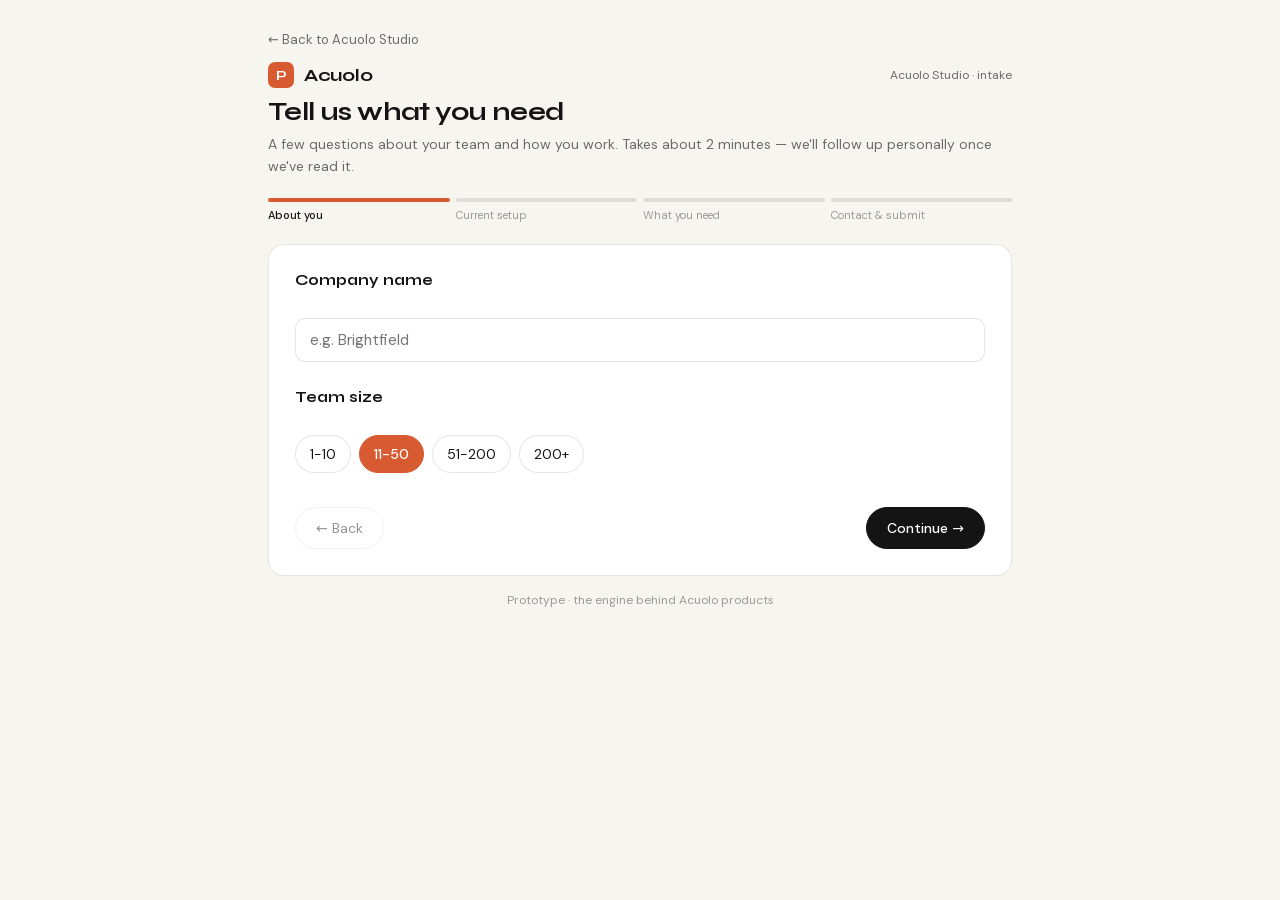
<file: products/studio-intake.html>
<!DOCTYPE html>
<html lang="en">
<head>
<meta charset="UTF-8">
<meta name="viewport" content="width=device-width, initial-scale=1.0">
<title>Tell us what you need — Acuolo Studio intake</title>
<meta name="description" content="Tell us what your company runs on today and what breaks. A short intake form for Acuolo Studio, a custom company operating system engineered by Fakir Technology Consultants.">
<link rel="canonical" href="https://peopleforge-ten.vercel.app/products/studio-intake">
<meta property="og:type" content="website">
<meta property="og:title" content="Acuolo Studio - custom people systems — Acuolo">
<meta property="og:description" content="A people management system built for how your company actually works, engineered by Fakir Technology Consultants. Tell us what you need, or book a discovery call.">
<meta property="og:url" content="https://peopleforge-ten.vercel.app/products/studio-intake">
<meta name="twitter:card" content="summary">
<link rel="stylesheet" href="/assets/css/brand.css">
<style>
:root{
  --muted:var(--text-muted); --light:var(--text-light);
  --display:var(--font-display); --body:var(--font-body);
}
*{box-sizing:border-box}
html,body{margin:0;padding:0;background:var(--linen);color:var(--anvil);font-family:var(--body)}
.wrap{max-width:780px;margin:0 auto;padding:28px 18px 60px}
.backlink{display:inline-flex;align-items:center;gap:5px;font-size:13px;color:var(--muted);text-decoration:none;margin-bottom:14px}
.backlink:hover{color:var(--coral)}
.brandbar{display:flex;align-items:center;gap:10px;margin-bottom:6px}
.mark{width:26px;height:26px;border-radius:7px;background:var(--coral);display:flex;align-items:center;justify-content:center;color:#fff;font-family:var(--display);font-weight:700;font-size:14px}
.brand{font-family:var(--display);font-weight:700;font-size:18px;letter-spacing:-.3px}
.tag{margin-left:auto;font-size:12px;color:var(--muted)}
h1{font-family:var(--display);font-weight:700;font-size:26px;letter-spacing:-.6px;margin:8px 0 6px}
.lede{font-size:14px;color:var(--muted);line-height:1.6;margin:0 0 20px}
.prog{display:flex;gap:6px;margin-bottom:22px}
.prog div{flex:1}
.bar{height:4px;border-radius:4px;background:var(--border)}
.bar.on{background:var(--coral)}
.plab{font-size:11px;margin-top:6px;color:var(--light)}
.plab.on{color:var(--anvil);font-weight:500}
.card{background:var(--white);border:1px solid var(--border);border-radius:16px;padding:26px}
@keyframes stepIn{from{opacity:0;transform:translateY(10px)}to{opacity:1;transform:translateY(0)}}
.card.step-anim{animation:stepIn .3s ease}
.sec{margin-bottom:26px}
.lab{font-family:var(--display);font-weight:700;font-size:15px}
.hint{font-size:13px;color:var(--muted);margin-top:2px;margin-bottom:10px}
.chip{font-family:var(--body);font-size:14px;padding:9px 14px;border-radius:100px;border:1.5px solid var(--border);
  background:#fff;color:var(--anvil);cursor:pointer;margin:0 8px 8px 0;transition:all .15s}
.chip:hover{border-color:var(--coral)}
.chip.on{background:var(--coral);border-color:var(--coral);color:#fff;font-weight:500}
input[type=text],input[type=email],textarea{font-family:var(--body);font-size:15px;width:100%;padding:11px 14px;border-radius:10px;border:1.5px solid var(--border);outline:none}
input[type=text]:focus,input[type=email]:focus,textarea:focus{border-color:var(--coral)}
textarea{resize:vertical;min-height:80px;font-family:var(--body)}
.grid{display:grid;grid-template-columns:1fr 1fr;gap:12px 24px;margin-top:14px}
.k{font-size:11px;color:var(--light);text-transform:uppercase;letter-spacing:.4px}
.v{font-size:14px;margin-top:2px}
.nav{display:flex;justify-content:space-between;margin-top:8px;gap:10px}
.btn{font-family:var(--body);font-size:14px;padding:11px 20px;border-radius:100px;border:1.5px solid var(--border);
  background:#fff;color:var(--anvil);cursor:pointer;display:inline-flex;align-items:center;gap:7px;transition:border-color .15s,background .15s}
.btn:hover{border-color:var(--anvil)}
.btn.dark{background:var(--anvil);color:#fff;border-color:var(--anvil);font-weight:500}
.btn.coral{background:var(--coral);color:#fff;border-color:var(--coral);font-weight:500}
.btn:disabled{opacity:.45;cursor:default}
.note{font-size:13px;background:var(--coral-light);color:var(--coral-dark);padding:10px 14px;border-radius:10px;margin-bottom:18px;line-height:1.5}
.errbox{font-size:13.5px;background:var(--coral-light);color:var(--coral-dark);padding:14px 16px;border-radius:10px;margin-top:16px;line-height:1.6}
.errbox a{color:var(--coral-dark);font-weight:500}
.confirm{text-align:center;padding:20px 0}
.confirm .big{font-size:44px;margin-bottom:10px}
.confirm h2{font-family:var(--display);font-size:22px;margin:0 0 10px}
.confirm p{font-size:14.5px;color:var(--muted);line-height:1.7;max-width:440px;margin:0 auto 22px}
.foot{text-align:center;font-size:12px;color:var(--light);margin-top:16px}
@media(max-width:560px){.grid{grid-template-columns:1fr}}
</style>
</head>
<body>
<div class="wrap">
  <a class="backlink" href="/products/studio">&larr; Back to Acuolo Studio</a>
  <div class="brandbar">
    <div class="mark">P</div>
    <div class="brand">Acuolo</div>
    <div class="tag">Acuolo Studio &middot; intake</div>
  </div>
  <h1>Tell us what you need</h1>
  <p class="lede">A few questions about your team and how you work. Takes about 2 minutes — we'll follow up personally once we've read it.</p>
  <div id="app"></div>
  <div class="foot">Prototype &middot; the engine behind Acuolo products</div>
</div>

<script>
var TEAM_SIZES=["1-10","11-50","51-200","200+"];
var TOOLS=["Spreadsheets","Airtable","Notion","An HR system (Personio, BambooHR, etc.)","A project tool (Asana, Jira, Monday, etc.)","A CRM","Nothing / ad-hoc"];
var PAIN_POINTS=["Too manual","Doesn't fit our process","Data scattered across tools","Too many separate subscriptions","Too expensive","Something else"];
var NEEDS=["People records & org chart","Hiring & onboarding","Reviews & progression","Time off & leave","Clients & pipeline","Projects & delivery","Approvals & internal requests","Reporting & dashboards","Integrations with other tools","Something else"];
var TIMELINES=["ASAP","Within a quarter","Just exploring"];
var STEPS=["About you","Current setup","What you need","Contact & submit"];

/* ============================ STATE ============================ */
var S={step:0,sending:false,sendError:false,sent:false,cfg:{
  company:"",teamSize:"11-50",
  tools:[],painPoint:"Doesn't fit our process",
  needs:[],details:"",
  timeline:"Within a quarter",name:"",email:""
}};

function esc(s){return String(s==null?"":s).replace(/[&<>"']/g,function(c){
  return {"&":"&amp;","<":"&lt;",">":"&gt;",'"':"&quot;","'":"&#39;"}[c];});}

/* ============================ RENDER ============================ */
var app=document.getElementById("app");

function chips(list,key,multi){
  return list.map(function(o){
    var on=multi?S.cfg[key].indexOf(o)>-1:S.cfg[key]===o;
    return '<button class="chip'+(on?" on":"")+'" data-act="'+(multi?"tog":"set")+'" data-k="'+key+'" data-v="'+esc(o)+'">'+
      (multi&&on?"&#10003; ":"")+esc(o)+'</button>';
  }).join("");
}

function render(){
  var c=S.cfg,h="";

  if(S.step<4){
    h+='<div class="prog">'+STEPS.map(function(s,i){
      return '<div><div class="bar'+(i<=S.step?" on":"")+'"></div><div class="plab'+(i===S.step?" on":"")+'">'+s+'</div></div>';
    }).join("")+'</div>';
  }

  h+='<div class="card">';

  if(S.step===0){
    h+='<div class="sec"><div class="lab">Company name</div><div class="hint">&nbsp;</div>'+
       '<input type="text" id="company" value="'+esc(c.company)+'" placeholder="e.g. Brightfield"></div>';
    h+='<div class="sec"><div class="lab">Team size</div><div class="hint">&nbsp;</div>'+chips(TEAM_SIZES,"teamSize")+'</div>';
  }

  if(S.step===1){
    h+='<div class="sec"><div class="lab">What do you use today?</div><div class="hint">Pick everything that applies.</div>'+chips(TOOLS,"tools",true)+'</div>';
    h+='<div class="sec"><div class="lab">What’s the main problem with it?</div><div class="hint">&nbsp;</div>'+chips(PAIN_POINTS,"painPoint")+'</div>';
  }

  if(S.step===2){
    h+='<div class="sec"><div class="lab">What do you need it to handle?</div><div class="hint">Pick everything that applies.</div>'+chips(NEEDS,"needs",true)+'</div>';
    h+='<div class="sec"><div class="lab">Anything else worth knowing?</div><div class="hint">Optional. Quirks, must-haves, tools it needs to talk to.</div>'+
       '<textarea id="details" placeholder="e.g. Needs to sync with our payroll provider">'+esc(c.details)+'</textarea></div>';
  }

  if(S.step===3){
    h+='<div class="sec"><div class="lab">Timeline</div><div class="hint">&nbsp;</div>'+chips(TIMELINES,"timeline")+'</div>';
    h+='<div class="sec"><div class="lab">Your name</div><div class="hint">&nbsp;</div>'+
       '<input type="text" id="name" value="'+esc(c.name)+'" placeholder="e.g. Sepehr Azhari"></div>';
    h+='<div class="sec"><div class="lab">Work email</div><div class="hint">So we know where to reply.</div>'+
       '<input type="email" id="email" value="'+esc(c.email)+'" placeholder="you@company.com"></div>';
    var kv=[["Company",c.company||"-"],["Team size",c.teamSize],
      ["Current tools",c.tools.join(", ")||"-"],["Main pain point",c.painPoint],
      ["Needs",c.needs.join(", ")||"-"],["Timeline",c.timeline]];
    h+='<div class="lab">Review</div><div class="hint">Step back to change anything.</div><div class="grid">'+
       kv.map(function(p){return '<div><div class="k">'+p[0]+'</div><div class="v">'+esc(p[1])+'</div></div>';}).join("")+'</div>';
    if(S.sendError){
      h+='<div class="errbox">Something went wrong sending this — your connection may have dropped. Please try again, or email us directly at '+
         '<a href="mailto:hello@acuolo.com">hello@acuolo.com</a> and we’ll pick it up from there.</div>';
    }
  }

  if(S.step===4){ h+=confirmHTML(c); }

  if(S.step<4){
    h+='<div class="nav"><button class="btn" data-act="back"'+(S.step===0?" disabled":"")+'>&larr; Back</button>';
    h+= S.step<3
      ? '<button class="btn dark" data-act="next">Continue &rarr;</button>'
      : '<button class="btn coral" data-act="send"'+(S.sending?" disabled":"")+'>'+(S.sending?"Sending…":"Send inquiry")+'</button>';
    h+='</div>';
  }

  h+='</div>';
  app.innerHTML=h;
}

function confirmHTML(c){
  var h='<div class="confirm">';
  h+='<div class="big">&#10003;</div>';
  h+='<h2>Got it, '+esc(c.name.split(" ")[0]||"thanks")+'.</h2>';
  h+='<p>We’ve got what you sent and will reply at '+esc(c.email)+' within a couple of business days. '+
     'If it’s urgent, feel free to book a call in the meantime.</p>';
  h+='<div class="nav" style="justify-content:center;gap:10px">'+
     '<button class="btn" onclick="location.href=\'/\'">&larr; Back to Acuolo</button>'+
     '<button class="btn dark" onclick="location.href=\'mailto:hello@acuolo.com?subject=Acuolo%20Studio%20%E2%80%94%20discovery%20call\'">Book a discovery call</button>'+
     '</div>';
  h+='</div>';
  return h;
}

/* ============================ SUBMIT ============================ */
function toSummary(c){
  var lines=[];
  lines.push("New Acuolo Studio inquiry");
  lines.push("");
  lines.push("Company: "+(c.company||"-"));
  lines.push("Team size: "+c.teamSize);
  lines.push("Contact: "+(c.name||"-")+" <"+(c.email||"-")+">");
  lines.push("Timeline: "+c.timeline);
  lines.push("");
  lines.push("Current tools: "+(c.tools.join(", ")||"-"));
  lines.push("Main pain point: "+c.painPoint);
  lines.push("Needs: "+(c.needs.join(", ")||"-"));
  if(c.details) lines.push("Notes: "+c.details);
  return lines.join("\n");
}

function submitInquiry(){
  S.sending=true; S.sendError=false; render();
  var payload={config:{company:S.cfg.company||"(no company given)"},document:toSummary(S.cfg)};
  fetch("/api/notify",{method:"POST",headers:{"Content-Type":"application/json"},body:JSON.stringify(payload)})
    .then(function(res){
      if(!res.ok) throw new Error("bad status");
      return res.json();
    })
    .then(function(data){
      S.sending=false;
      if(data && data.ok){ S.step=4; S.sent=true; render(); window.scrollTo({top:0,behavior:"smooth"}); }
      else { S.sendError=true; render(); }
    })
    .catch(function(){
      S.sending=false; S.sendError=true; render();
    });
}

/* ============================ STEP TRANSITION ============================ */
function renderStep(){
  render();
  var card=app.querySelector(".card");
  if(card) card.classList.add("step-anim");
}

/* ============================ EVENTS ============================ */
app.addEventListener("input",function(e){
  if(e.target.id==="company") S.cfg.company=e.target.value;
  if(e.target.id==="details") S.cfg.details=e.target.value;
  if(e.target.id==="name") S.cfg.name=e.target.value;
  if(e.target.id==="email") S.cfg.email=e.target.value;
});

app.addEventListener("click",function(e){
  var b=e.target.closest("[data-act]"); if(!b) return;
  var act=b.getAttribute("data-act"),k=b.getAttribute("data-k"),v=b.getAttribute("data-v");

  if(act==="set"){ S.cfg[k]=v; render(); }
  else if(act==="tog"){
    var a=S.cfg[k],i=a.indexOf(v);
    if(i>-1) a.splice(i,1); else a.push(v);
    render();
  }
  else if(act==="next"){ S.step++; renderStep(); window.scrollTo({top:0,behavior:"smooth"}); }
  else if(act==="back"){ S.step--; renderStep(); window.scrollTo({top:0,behavior:"smooth"}); }
  else if(act==="send"){ submitInquiry(); }
});

render();
</script>
</body>
</html>
</file>
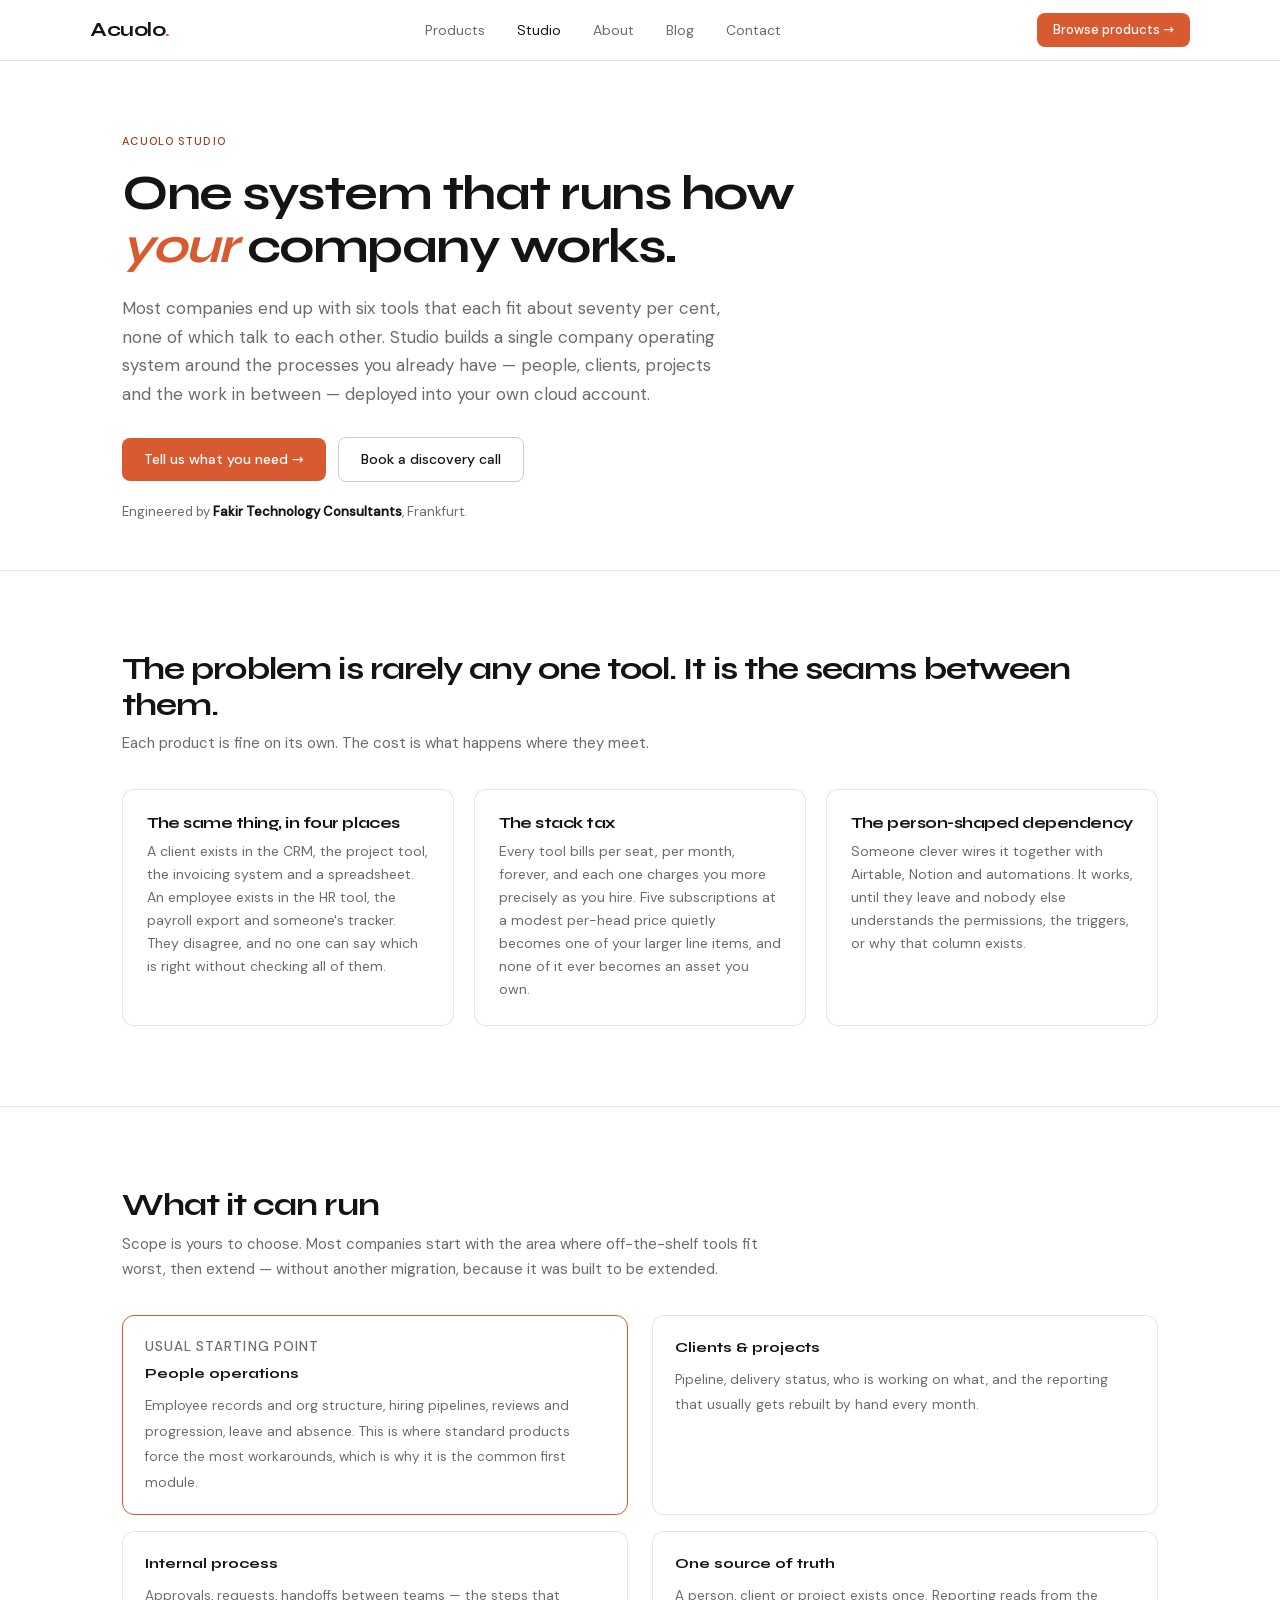
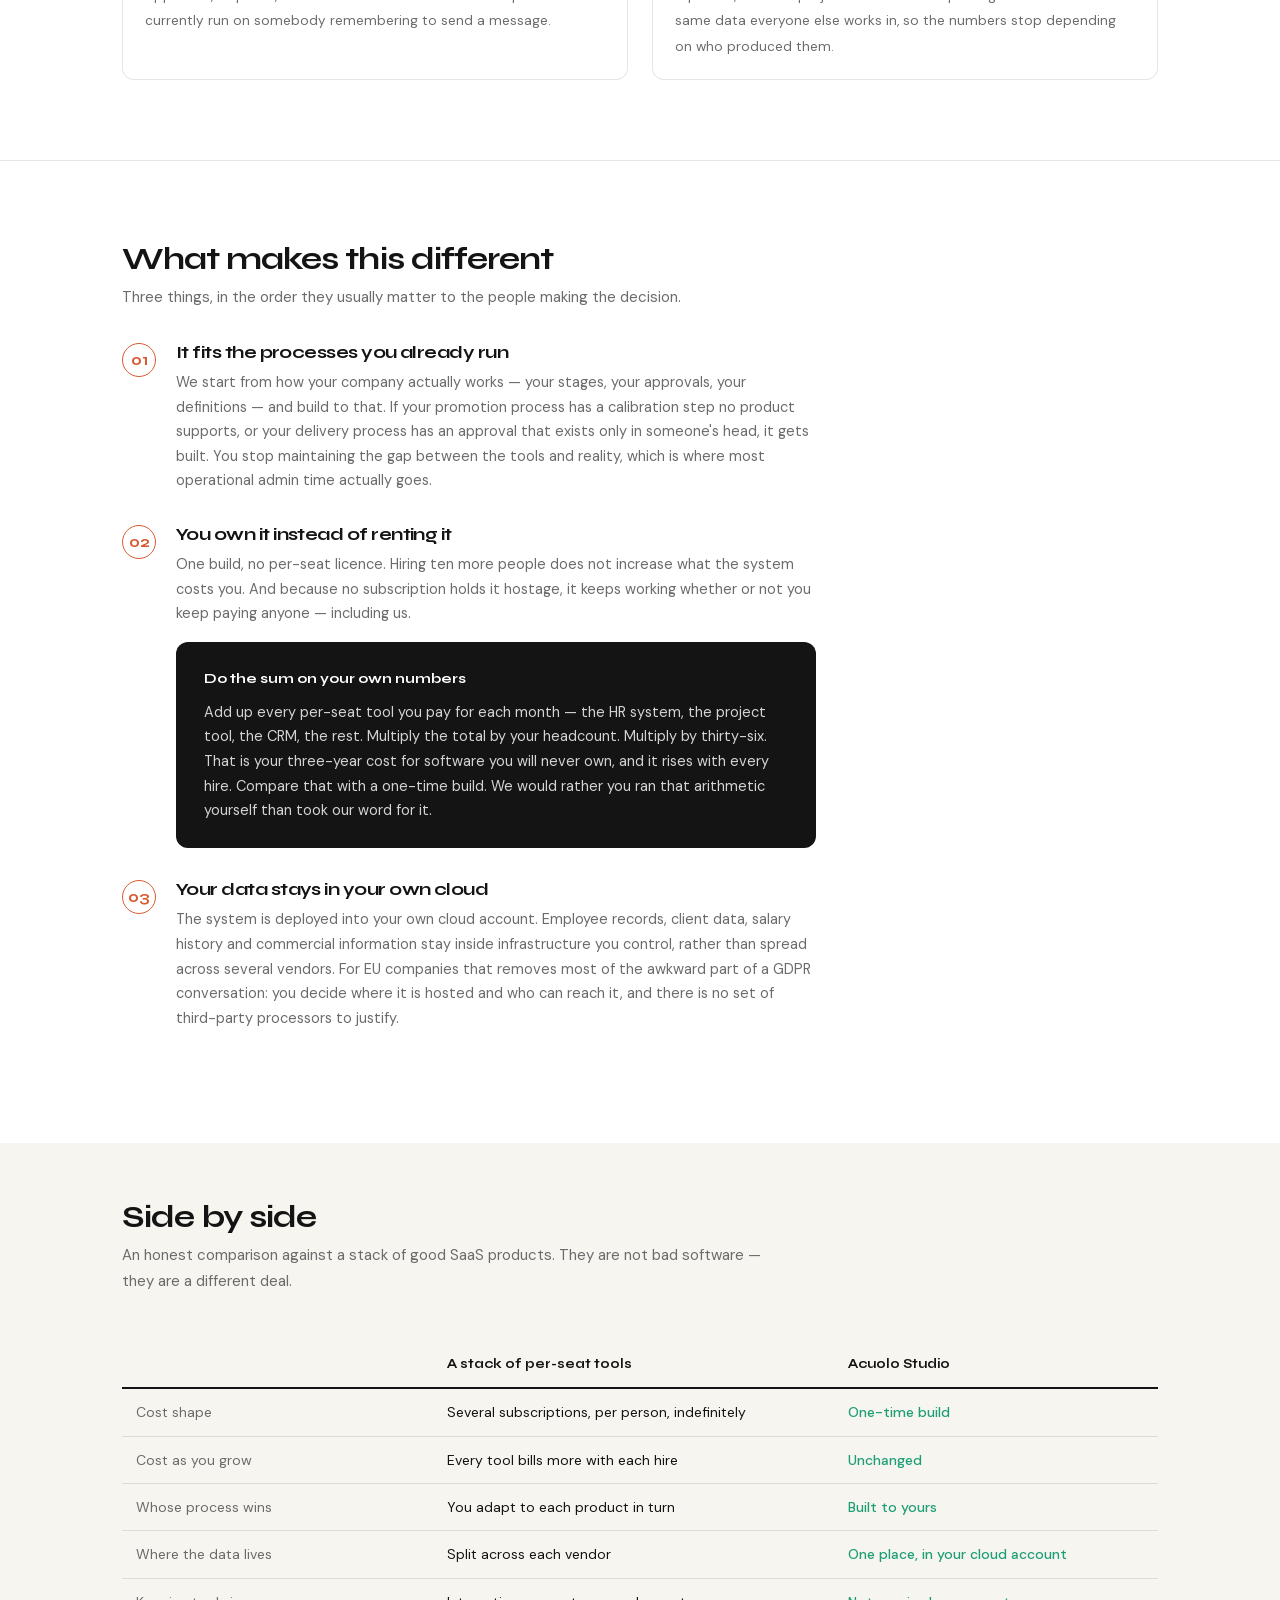
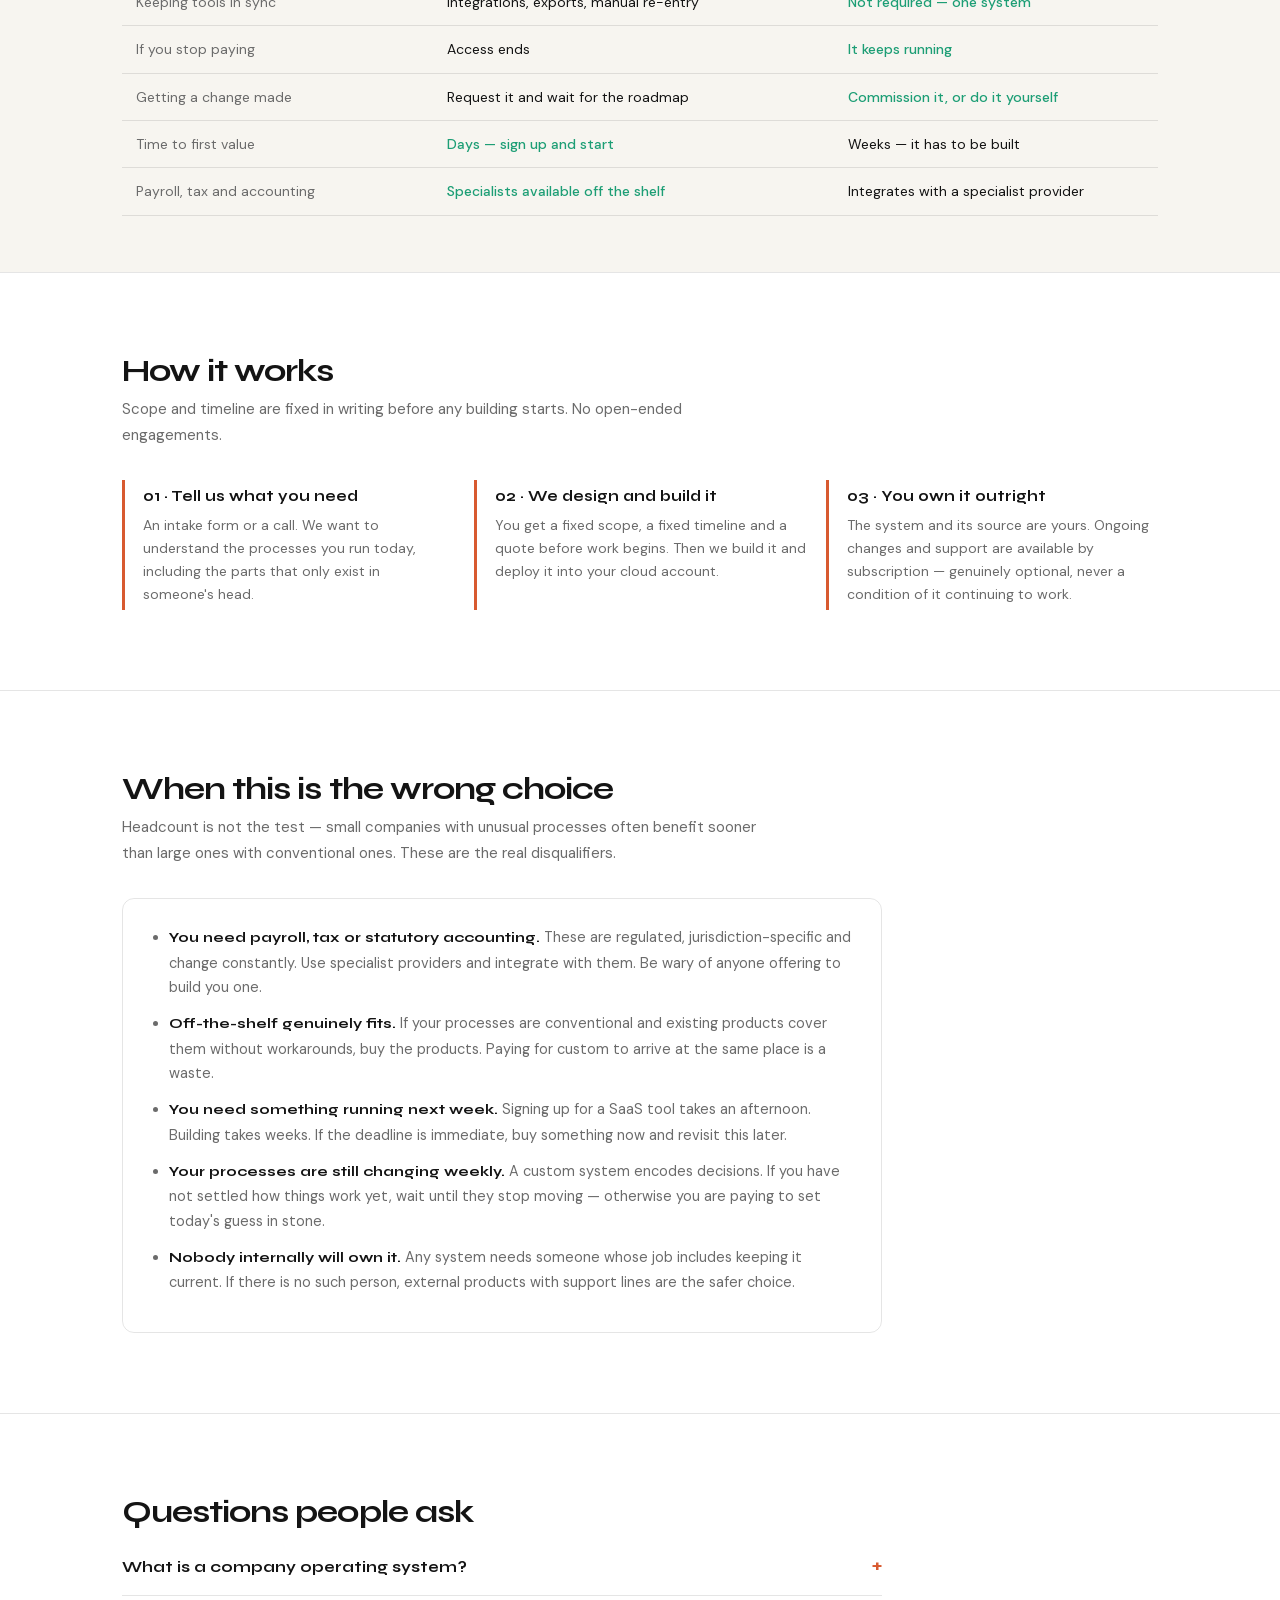
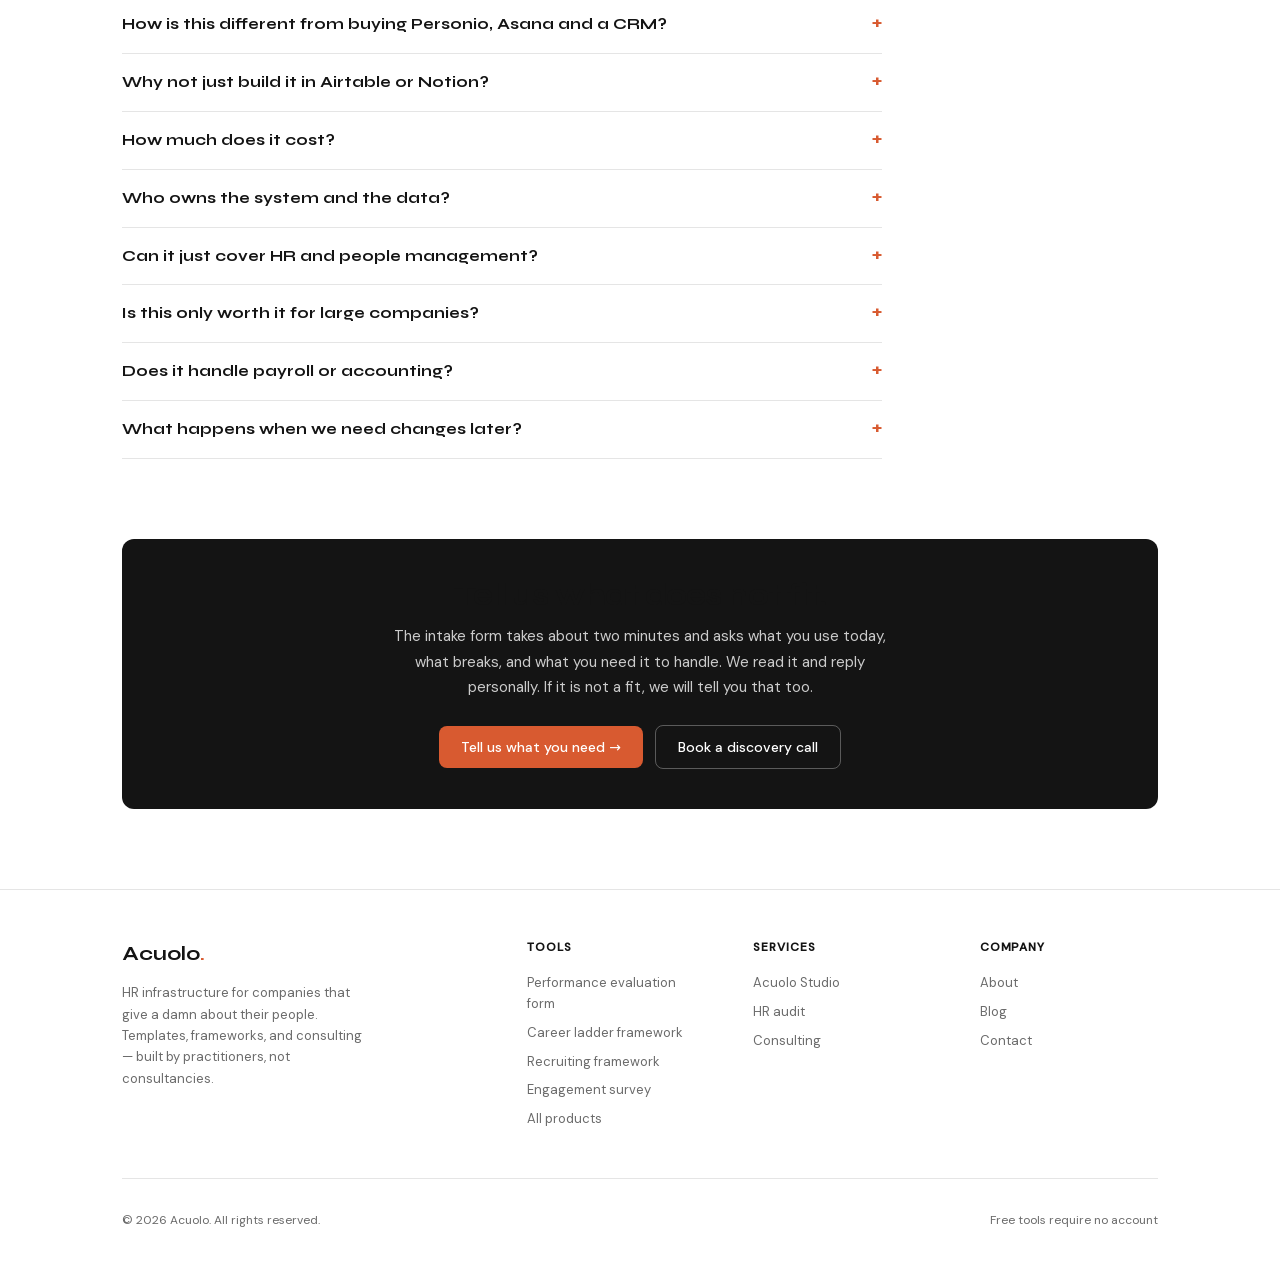
<file: products/studio.html>
<!DOCTYPE html>
<html lang="en">
<head>
<meta charset="UTF-8">
<meta name="viewport" content="width=device-width, initial-scale=1.0">
<title>Custom Company Operating System — One System That Fits How You Work | Acuolo Studio</title>
<meta name="description" content="A custom company operating system: one internal system built around how your company already works, covering people, clients, projects and process. Runs in your own cloud account. One-time build, no per-seat fees, you own it.">
<link rel="canonical" href="https://peopleforge-ten.vercel.app/products/studio">
<meta property="og:type" content="website">
<meta property="og:title" content="Custom Company Operating System | Acuolo Studio">
<meta property="og:description" content="One custom internal system built around how your company already works — people, clients, projects and process — running in your own cloud account. You own it.">
<meta property="og:url" content="https://peopleforge-ten.vercel.app/products/studio">
<meta name="twitter:card" content="summary">
<link rel="stylesheet" href="/assets/css/brand.css">
<link rel="stylesheet" href="/assets/css/site.css">
<style>
.st-hero{padding:4.5rem 0 3rem}
.st-eyebrow{font-size:11px;font-weight:500;letter-spacing:.12em;text-transform:uppercase;color:var(--coral-dark);margin-bottom:1rem}
.st-hero h1{font-size:clamp(2rem,4vw,3.1rem);max-width:760px;line-height:1.08;margin-bottom:1.25rem}
.st-lede{font-size:17px;color:var(--text-muted);max-width:620px;line-height:1.7;margin-bottom:1.75rem}
.st-ctas{display:flex;gap:12px;flex-wrap:wrap;align-items:center}
.st-by{font-size:13px;color:var(--text-muted);margin-top:1.25rem}
.st-by strong{color:var(--text)}
.st-band{background:var(--linen);padding:3.5rem 0}
.st-h2{font-size:clamp(1.5rem,2.6vw,2rem);margin-bottom:.6rem}
.st-sub{font-size:15px;color:var(--text-muted);max-width:640px;line-height:1.7;margin-bottom:2rem}
.st-3{display:grid;grid-template-columns:repeat(3,1fr);gap:1.25rem}
.st-card{background:var(--white);border:1px solid var(--border);border-radius:var(--radius);padding:1.5rem}
.st-card h3{font-size:16px;margin-bottom:.5rem}
.st-card p{font-size:14px;color:var(--text-muted);line-height:1.65}
.st-pillar{display:grid;grid-template-columns:auto 1fr;gap:1rem 1.25rem;align-items:start;margin-bottom:2rem}
.st-pnum{font-family:var(--font-display);font-weight:700;font-size:15px;color:var(--coral);border:1.5px solid var(--coral);
  border-radius:100px;width:34px;height:34px;display:flex;align-items:center;justify-content:center;flex-shrink:0}
.st-pillar h3{font-size:18px;margin-bottom:.45rem}
.st-pillar p{font-size:14.5px;color:var(--text-muted);line-height:1.7;max-width:640px}
.st-maths{background:var(--anvil);color:#fff;border-radius:var(--radius);padding:1.6rem 1.75rem;margin-top:1rem;max-width:640px}
.st-maths b{font-family:var(--font-display);font-size:14px;display:block;margin-bottom:.6rem}
.st-maths p{font-size:14.5px;line-height:1.7;color:rgba(255,255,255,.82);margin:0}
.st-table{width:100%;border-collapse:collapse;font-size:14px;margin-top:1rem}
.st-table th,.st-table td{text-align:left;padding:12px 14px;border-bottom:1px solid var(--border);vertical-align:top}
.st-table th{font-family:var(--font-display);font-size:13px}
.st-table thead th{border-bottom:2px solid var(--anvil)}
.st-table td:first-child{color:var(--text-muted);width:30%}
.st-table .yes{color:var(--teal);font-weight:500}
.st-scroll{overflow-x:auto}
.st-steps{display:grid;grid-template-columns:repeat(3,1fr);gap:1.25rem}
.st-step{border-left:3px solid var(--coral);padding:.2rem 0 .2rem 1.1rem}
.st-step b{font-family:var(--font-display);font-size:15px;display:block;margin-bottom:.4rem}
.st-step p{font-size:14px;color:var(--text-muted);line-height:1.65;margin:0}
.st-not{border:1.5px solid var(--border);border-radius:var(--radius);padding:1.6rem 1.75rem;max-width:760px}
.st-not li{font-size:14.5px;line-height:1.7;margin-bottom:.7rem;color:var(--text-muted)}
.st-not li b{color:var(--text);font-family:var(--font-display);font-size:14.5px}
.st-faq{max-width:760px}
.st-faq details{border-bottom:1px solid var(--border);padding:1rem 0}
.st-faq summary{font-family:var(--font-display);font-weight:700;font-size:15.5px;cursor:pointer;list-style:none;
  display:flex;justify-content:space-between;gap:1rem;align-items:flex-start}
.st-faq summary::-webkit-details-marker{display:none}
.st-faq summary::after{content:"+";color:var(--coral);font-size:19px;line-height:1;flex-shrink:0}
.st-faq details[open] summary::after{content:"\2212"}
.st-faq p{font-size:14.5px;color:var(--text-muted);line-height:1.7;margin:.75rem 0 0;max-width:700px}
.st-final{background:var(--anvil);color:#fff;border-radius:var(--radius);padding:2.5rem 2rem;text-align:center}
.st-final h2{font-size:clamp(1.4rem,2.4vw,1.9rem);margin-bottom:.75rem}
.st-final p{font-size:15px;color:rgba(255,255,255,.78);max-width:520px;margin:0 auto 1.5rem;line-height:1.7}
.st-final .st-ctas{justify-content:center}
.st-dom{display:grid;grid-template-columns:repeat(2,1fr);gap:1rem 1.5rem;margin-top:1.25rem}
.st-domcard{border:1px solid var(--border);border-radius:var(--radius);padding:1.25rem 1.35rem;background:var(--white)}
.st-domcard b{font-family:var(--font-display);font-size:14.5px;display:block;margin-bottom:.4rem}
.st-domcard span{font-size:13.5px;color:var(--text-muted);line-height:1.6}
.st-domcard.lead{border-color:var(--coral);border-width:1.5px}
.st-domtag{font-size:10.5px;text-transform:uppercase;letter-spacing:.08em;color:var(--coral-dark);font-weight:500;display:block;margin-bottom:.3rem}
@media(max-width:860px){.st-3,.st-steps,.st-dom{grid-template-columns:1fr}}
</style>
<script type="application/ld+json">
{
  "@context": "https://schema.org",
  "@graph": [
    {
      "@type": "Service",
      "@id": "https://peopleforge-ten.vercel.app/products/studio#service",
      "name": "Acuolo Studio",
      "serviceType": "Custom company operating system and internal software development",
      "description": "A custom company operating system: one internal system built around an organisation's existing processes, covering people operations, clients and projects, internal process and reporting. Deployed into the client's own cloud account. One-time build with no per-seat licence fees; the client owns the system, the source and the data.",
      "provider": {
        "@type": "Organization",
        "name": "Fakir Technology Consultants",
        "address": { "@type": "PostalAddress", "addressLocality": "Frankfurt", "addressCountry": "DE" }
      },
      "areaServed": "Worldwide",
      "audience": { "@type": "BusinessAudience", "audienceType": "Startups, scale-ups and small companies" },
      "url": "https://peopleforge-ten.vercel.app/products/studio"
    },
    {
      "@type": "FAQPage",
      "mainEntity": [
        { "@type": "Question", "name": "What is a company operating system?",
          "acceptedAnswer": { "@type": "Answer", "text": "A company operating system is a single internal system that runs how an organisation actually works, rather than a collection of separate products each covering one slice. It typically holds people records, clients and projects, internal processes and reporting in one place, so the same person, client or project exists once instead of in four disconnected tools. Built custom, it encodes the processes a company already uses rather than imposing a vendor's model." } },
        { "@type": "Question", "name": "How is this different from buying Personio, Asana and a CRM?",
          "acceptedAnswer": { "@type": "Answer", "text": "Those are good products, but each is designed around its own model of how you should work, each bills per seat every month, and none of them knows about the others. The cost is the subscriptions plus the seams between them: the same client or employee maintained in several places, and the manual work of keeping them agreeing. A custom company operating system replaces the seams with one system, built once, that you own." } },
        { "@type": "Question", "name": "Why not just build it in Airtable or Notion?",
          "acceptedAnswer": { "@type": "Answer", "text": "Airtable and Notion are good at structured lists and documents, and many companies get a long way with them. They tend to break down on process logic: permissions that differ by role, steps that must happen in a set order, calculations that have to be right, and anything that needs to run without someone remembering to trigger it. They also charge per seat, and the setup usually lives in one person's head until that person leaves." } },
        { "@type": "Question", "name": "How much does a custom company operating system cost?",
          "acceptedAnswer": { "@type": "Answer", "text": "It is quoted per project after a discovery call, because cost depends entirely on scope. A useful comparison is to add up every per-seat tool you currently pay for, multiply the total by your headcount, and multiply that by thirty-six months. That is your three-year cost for software you will never own, and it rises with every hire." } },
        { "@type": "Question", "name": "Who owns the system and the data?",
          "acceptedAnswer": { "@type": "Answer", "text": "You do, including the source. The system is deployed into your own cloud account, so company and employee data stays inside infrastructure you control rather than a vendor's. For companies in the EU this simplifies GDPR questions considerably, because you determine where data is hosted and who can reach it." } },
        { "@type": "Question", "name": "Can it just cover HR and people management?",
          "acceptedAnswer": { "@type": "Answer", "text": "Yes, and that is a common starting point. People operations - records, hiring, reviews, progression, leave - is usually the area where off-the-shelf tools fit worst, so it is a sensible first module. The system can then extend to clients, projects and internal process without another migration, because it was built to be extended." } },
        { "@type": "Question", "name": "Is this only worth it for large companies?",
          "acceptedAnswer": { "@type": "Answer", "text": "No. Headcount is the wrong test. What matters is whether your processes are unusual enough that off-the-shelf tools force you into workarounds, and how many per-seat subscriptions you are already paying for tools that each only partly fit. Small companies with distinctive processes often benefit sooner than large ones with conventional ones." } },
        { "@type": "Question", "name": "Does it handle payroll or accounting?",
          "acceptedAnswer": { "@type": "Answer", "text": "No, and you should be wary of anyone who says otherwise. Payroll, tax and statutory accounting are regulated, jurisdiction-specific and change constantly, so they belong with specialist providers. A custom system integrates with them rather than replacing them." } },
        { "@type": "Question", "name": "What happens when we need changes later?",
          "acceptedAnswer": { "@type": "Answer", "text": "Because you own the system and the source, changes can be made by us, by another developer, or by your own team. Ongoing support and new features are available as an optional subscription, but nothing stops working if you decline it." } }
      ]
    }
  ]
}
</script>
</head>

<body>

<nav class="site-nav" role="navigation" aria-label="Main navigation">
  <div class="nav-inner">
    <a class="nav-logo" href="/" aria-label="Acuolo home">Acuolo<span>.</span></a>
    <div class="nav-links">
      <a href="/shop">Products</a>
      <a href="/products/studio" class="active">Studio</a>
      <a href="/about">About</a>
      <a href="/blog">Blog</a>
      <a href="mailto:hello@acuolo.com">Contact</a>
    </div>
    <div class="nav-cta">
      <a class="btn btn-primary btn-sm" href="/shop">Browse products &rarr;</a>
    </div>
    <button class="nav-toggle" aria-label="Open menu" aria-expanded="false" aria-controls="navMobilePanel" onclick="toggleMobileNav()">
      <span></span><span></span><span></span>
    </button>
  </div>
  <div class="nav-mobile-panel" id="navMobilePanel">
    <a href="/shop">Products</a>
    <a href="/products/studio">Studio</a>
    <a href="/about">About</a>
    <a href="/blog">Blog</a>
    <a href="mailto:hello@acuolo.com">Contact</a>
    <a class="btn btn-primary btn-sm" href="/shop">Browse products &rarr;</a>
  </div>
</nav>

<main role="main">

  <section class="hero st-hero">
    <div class="container">
      <p class="st-eyebrow">Acuolo Studio</p>
      <h1>One system that runs how <em>your</em> company works.</h1>
      <p class="st-lede">Most companies end up with six tools that each fit about seventy per cent, none of which talk to each other. Studio builds a single company operating system around the processes you already have — people, clients, projects and the work in between — deployed into your own cloud account.</p>
      <div class="st-ctas">
        <a class="btn btn-primary" href="/products/studio-intake">Tell us what you need →</a>
        <a class="btn btn-outline" href="mailto:hello@acuolo.com?subject=Acuolo%20Studio%20%E2%80%94%20discovery%20call">Book a discovery call</a>
      </div>
      <p class="st-by">Engineered by <strong>Fakir Technology Consultants</strong>, Frankfurt.</p>
    </div>
  </section>

  <div class="divider"></div>

  <section class="section">
    <div class="container">
      <h2 class="st-h2">The problem is rarely any one tool. It is the seams between them.</h2>
      <p class="st-sub">Each product is fine on its own. The cost is what happens where they meet.</p>
      <div class="st-3">
        <div class="st-card">
          <h3>The same thing, in four places</h3>
          <p>A client exists in the CRM, the project tool, the invoicing system and a spreadsheet. An employee exists in the HR tool, the payroll export and someone's tracker. They disagree, and no one can say which is right without checking all of them.</p>
        </div>
        <div class="st-card">
          <h3>The stack tax</h3>
          <p>Every tool bills per seat, per month, forever, and each one charges you more precisely as you hire. Five subscriptions at a modest per-head price quietly becomes one of your larger line items, and none of it ever becomes an asset you own.</p>
        </div>
        <div class="st-card">
          <h3>The person-shaped dependency</h3>
          <p>Someone clever wires it together with Airtable, Notion and automations. It works, until they leave and nobody else understands the permissions, the triggers, or why that column exists.</p>
        </div>
      </div>
    </div>
  </section>

  <div class="divider"></div>

  <section class="section">
    <div class="container">
      <h2 class="st-h2">What it can run</h2>
      <p class="st-sub">Scope is yours to choose. Most companies start with the area where off-the-shelf tools fit worst, then extend — without another migration, because it was built to be extended.</p>
      <div class="st-dom">
        <div class="st-domcard lead">
          <span class="st-domtag">Usual starting point</span>
          <b>People operations</b>
          <span>Employee records and org structure, hiring pipelines, reviews and progression, leave and absence. This is where standard products force the most workarounds, which is why it is the common first module.</span>
        </div>
        <div class="st-domcard">
          <b>Clients &amp; projects</b>
          <span>Pipeline, delivery status, who is working on what, and the reporting that usually gets rebuilt by hand every month.</span>
        </div>
        <div class="st-domcard">
          <b>Internal process</b>
          <span>Approvals, requests, handoffs between teams — the steps that currently run on somebody remembering to send a message.</span>
        </div>
        <div class="st-domcard">
          <b>One source of truth</b>
          <span>A person, client or project exists once. Reporting reads from the same data everyone else works in, so the numbers stop depending on who produced them.</span>
        </div>
      </div>
    </div>
  </section>

  <div class="divider"></div>

  <section class="section">
    <div class="container">
      <h2 class="st-h2">What makes this different</h2>
      <p class="st-sub">Three things, in the order they usually matter to the people making the decision.</p>

      <div class="st-pillar">
        <div class="st-pnum">01</div>
        <div>
          <h3>It fits the processes you already run</h3>
          <p>We start from how your company actually works — your stages, your approvals, your definitions — and build to that. If your promotion process has a calibration step no product supports, or your delivery process has an approval that exists only in someone's head, it gets built. You stop maintaining the gap between the tools and reality, which is where most operational admin time actually goes.</p>
        </div>
      </div>

      <div class="st-pillar">
        <div class="st-pnum">02</div>
        <div>
          <h3>You own it instead of renting it</h3>
          <p>One build, no per-seat licence. Hiring ten more people does not increase what the system costs you. And because no subscription holds it hostage, it keeps working whether or not you keep paying anyone — including us.</p>
          <div class="st-maths">
            <b>Do the sum on your own numbers</b>
            <p>Add up every per-seat tool you pay for each month — the HR system, the project tool, the CRM, the rest. Multiply the total by your headcount. Multiply by thirty-six. That is your three-year cost for software you will never own, and it rises with every hire. Compare that with a one-time build. We would rather you ran that arithmetic yourself than took our word for it.</p>
          </div>
        </div>
      </div>

      <div class="st-pillar">
        <div class="st-pnum">03</div>
        <div>
          <h3>Your data stays in your own cloud</h3>
          <p>The system is deployed into your own cloud account. Employee records, client data, salary history and commercial information stay inside infrastructure you control, rather than spread across several vendors. For EU companies that removes most of the awkward part of a GDPR conversation: you decide where it is hosted and who can reach it, and there is no set of third-party processors to justify.</p>
        </div>
      </div>
    </div>
  </section>

  <section class="st-band">
    <div class="container">
      <h2 class="st-h2">Side by side</h2>
      <p class="st-sub">An honest comparison against a stack of good SaaS products. They are not bad software — they are a different deal.</p>
      <div class="st-scroll">
        <table class="st-table">
          <thead>
            <tr><th></th><th>A stack of per-seat tools</th><th>Acuolo Studio</th></tr>
          </thead>
          <tbody>
            <tr><td>Cost shape</td><td>Several subscriptions, per person, indefinitely</td><td class="yes">One-time build</td></tr>
            <tr><td>Cost as you grow</td><td>Every tool bills more with each hire</td><td class="yes">Unchanged</td></tr>
            <tr><td>Whose process wins</td><td>You adapt to each product in turn</td><td class="yes">Built to yours</td></tr>
            <tr><td>Where the data lives</td><td>Split across each vendor</td><td class="yes">One place, in your cloud account</td></tr>
            <tr><td>Keeping tools in sync</td><td>Integrations, exports, manual re-entry</td><td class="yes">Not required — one system</td></tr>
            <tr><td>If you stop paying</td><td>Access ends</td><td class="yes">It keeps running</td></tr>
            <tr><td>Getting a change made</td><td>Request it and wait for the roadmap</td><td class="yes">Commission it, or do it yourself</td></tr>
            <tr><td>Time to first value</td><td class="yes">Days — sign up and start</td><td>Weeks — it has to be built</td></tr>
            <tr><td>Payroll, tax and accounting</td><td class="yes">Specialists available off the shelf</td><td>Integrates with a specialist provider</td></tr>
          </tbody>
        </table>
      </div>
    </div>
  </section>

  <div class="divider"></div>

  <section class="section">
    <div class="container">
      <h2 class="st-h2">How it works</h2>
      <p class="st-sub">Scope and timeline are fixed in writing before any building starts. No open-ended engagements.</p>
      <div class="st-steps">
        <div class="st-step">
          <b>01 · Tell us what you need</b>
          <p>An intake form or a call. We want to understand the processes you run today, including the parts that only exist in someone's head.</p>
        </div>
        <div class="st-step">
          <b>02 · We design and build it</b>
          <p>You get a fixed scope, a fixed timeline and a quote before work begins. Then we build it and deploy it into your cloud account.</p>
        </div>
        <div class="st-step">
          <b>03 · You own it outright</b>
          <p>The system and its source are yours. Ongoing changes and support are available by subscription — genuinely optional, never a condition of it continuing to work.</p>
        </div>
      </div>
    </div>
  </section>

  <div class="divider"></div>

  <section class="section">
    <div class="container">
      <h2 class="st-h2">When this is the wrong choice</h2>
      <p class="st-sub">Headcount is not the test — small companies with unusual processes often benefit sooner than large ones with conventional ones. These are the real disqualifiers.</p>
      <div class="st-not">
        <ul style="margin:0;padding-left:1.1rem">
          <li><b>You need payroll, tax or statutory accounting.</b> These are regulated, jurisdiction-specific and change constantly. Use specialist providers and integrate with them. Be wary of anyone offering to build you one.</li>
          <li><b>Off-the-shelf genuinely fits.</b> If your processes are conventional and existing products cover them without workarounds, buy the products. Paying for custom to arrive at the same place is a waste.</li>
          <li><b>You need something running next week.</b> Signing up for a SaaS tool takes an afternoon. Building takes weeks. If the deadline is immediate, buy something now and revisit this later.</li>
          <li><b>Your processes are still changing weekly.</b> A custom system encodes decisions. If you have not settled how things work yet, wait until they stop moving — otherwise you are paying to set today's guess in stone.</li>
          <li><b>Nobody internally will own it.</b> Any system needs someone whose job includes keeping it current. If there is no such person, external products with support lines are the safer choice.</li>
        </ul>
      </div>
    </div>
  </section>

  <div class="divider"></div>

  <section class="section">
    <div class="container">
      <h2 class="st-h2">Questions people ask</h2>
      <div class="st-faq">
        <details><summary>What is a company operating system?</summary><p>A single internal system that runs how your organisation actually works, rather than a collection of separate products each covering one slice. It typically holds people records, clients and projects, internal processes and reporting in one place, so the same person, client or project exists once instead of in four disconnected tools. Built custom, it encodes the processes you already use rather than imposing a vendor's model.</p></details>
        <details><summary>How is this different from buying Personio, Asana and a CRM?</summary><p>Those are good products, but each is designed around its own model of how you should work, each bills per seat every month, and none of them knows about the others. The cost is the subscriptions plus the seams between them: the same client or employee maintained in several places, and the manual work of keeping them agreeing. Studio replaces the seams with one system, built once, that you own.</p></details>
        <details><summary>Why not just build it in Airtable or Notion?</summary><p>Airtable and Notion are good at structured lists and documents, and many companies get a long way with them. They tend to break down on process logic: permissions that differ by role, steps that must happen in a set order, calculations that have to be right, and anything that needs to run without someone remembering to trigger it. They also charge per seat, and the setup usually lives in one person's head until that person leaves.</p></details>
        <details><summary>How much does it cost?</summary><p>It is quoted per project after a discovery call, because cost depends entirely on scope. The useful comparison is your own current spend: add up every per-seat tool you pay for, multiply the total by headcount, multiply by thirty-six months. That is your three-year cost for software you will never own.</p></details>
        <details><summary>Who owns the system and the data?</summary><p>You do, including the source. The system is deployed into your own cloud account, so company and employee data stays inside infrastructure you control rather than a vendor's. For companies in the EU this simplifies GDPR questions considerably, because you determine where data is hosted and who can reach it.</p></details>
        <details><summary>Can it just cover HR and people management?</summary><p>Yes, and that is a common starting point. People operations — records, hiring, reviews, progression, leave — is usually where off-the-shelf tools fit worst, so it is a sensible first module. The system can then extend to clients, projects and internal process without another migration, because it was built to be extended.</p></details>
        <details><summary>Is this only worth it for large companies?</summary><p>No — headcount is the wrong test. What matters is whether your processes are unusual enough that off-the-shelf tools force workarounds, and how many per-seat subscriptions you already pay for tools that each only partly fit. Small companies with distinctive processes often benefit sooner than large ones with conventional ones.</p></details>
        <details><summary>Does it handle payroll or accounting?</summary><p>No, and you should be wary of anyone who says otherwise. Payroll, tax and statutory accounting are regulated, jurisdiction-specific and change constantly, so they belong with specialist providers. A custom system integrates with them rather than replacing them.</p></details>
        <details><summary>What happens when we need changes later?</summary><p>Because you own the system and its source, changes can be made by us, by another developer, or by your own team. Ongoing support and new features are available as an optional subscription, but nothing stops working if you decline it.</p></details>
      </div>
    </div>
  </section>

  <section class="section" style="padding-top:0">
    <div class="container">
      <div class="st-final">
        <h2>Tell us what does not fit.</h2>
        <p>The intake form takes about two minutes and asks what you use today, what breaks, and what you need it to handle. We read it and reply personally. If it is not a fit, we will tell you that too.</p>
        <div class="st-ctas">
          <a class="btn btn-primary" href="/products/studio-intake">Tell us what you need →</a>
          <a class="btn btn-invert" href="mailto:hello@acuolo.com?subject=Acuolo%20Studio%20%E2%80%94%20discovery%20call">Book a discovery call</a>
        </div>
      </div>
    </div>
  </section>

</main>

<footer role="contentinfo">
  <div class="container">
    <div class="footer-grid">
      <div>
        <div class="footer-brand-name">Acuolo<span>.</span></div>
        <p class="footer-tagline">HR infrastructure for companies that give a damn about their people. Templates, frameworks, and consulting — built by practitioners, not consultancies.</p>
      </div>
      <div>
        <div class="footer-col-title">Tools</div>
        <div class="footer-links">
          <a href="/products/360-feedback">Performance evaluation form</a>
          <a href="/products/career-ladder">Career ladder framework</a>
          <a href="/products/recruiting">Recruiting framework</a>
          <a href="/products/engagement-survey">Engagement survey</a>
          <a href="/shop">All products</a>
        </div>
      </div>
      <div>
        <div class="footer-col-title">Services</div>
        <div class="footer-links">
          <a href="/products/studio-intake">Acuolo Studio</a>
          <a href="mailto:hello@acuolo.com?subject=HR%20audit">HR audit</a>
          <a href="mailto:hello@acuolo.com?subject=Consulting">Consulting</a>
        </div>
      </div>
      <div>
        <div class="footer-col-title">Company</div>
        <div class="footer-links">
          <a href="/about">About</a>
          <a href="/blog">Blog</a>
          <a href="mailto:hello@acuolo.com">Contact</a>
        </div>
      </div>
    </div>
    <div class="footer-bottom">
      <span>© 2026 Acuolo. All rights reserved.</span>
      <span>Free tools require no account</span>
    </div>
  </div>
</footer>

<script src="/assets/js/site.js"></script>
</body>
</html>
</file>
<file: assets/css/brand.css>
/* Acuolo brand tokens — colours, fonts, base typography.
   Shared by every page. Change a value here and it updates everywhere. */

@import url('fonts.css');

:root {
  --coral: #D85A30;
  --coral-dark: #993C1D;
  --coral-light: #FAECE7;
  --teal: #1D9E75;
  --teal-light: #E1F5EE;
  --anvil: #141414;
  --linen: #F7F5F0;
  --white: #FFFFFF;
  --text-muted: #6B6B6B;
  --text-light: #9A9A9A;
  --border: rgba(0,0,0,0.1);

  --font-display: 'Syne', 'DM Sans', system-ui, sans-serif;
  --font-body: 'DM Sans', system-ui, -apple-system, 'Segoe UI', sans-serif;
}

/* Anyone with "reduce motion" turned on gets instant state changes instead
   of animated ones, on every page that links this file. */
@media (prefers-reduced-motion: reduce) {
  *, *::before, *::after {
    animation-duration: 0.01ms !important;
    animation-iteration-count: 1 !important;
    transition-duration: 0.01ms !important;
    scroll-behavior: auto !important;
  }
}
</file>
<file: assets/css/site.css>
/* Acuolo storefront styles. Shared by index, shop, about and blog.
   Brand tokens live in brand.css; this file is layout and components. */

:root {
  --text: var(--anvil);
  --border-strong: rgba(0,0,0,0.2);
  --radius: 12px;
  --radius-sm: 8px;
  --radius-pill: 100px;
}

*, *::before, *::after { box-sizing: border-box; margin: 0; padding: 0; }

html { scroll-behavior: smooth; }

body {
  font-family: var(--font-body);
  color: var(--text);
  background: var(--white);
  font-size: 16px;
  line-height: 1.6;
  -webkit-font-smoothing: antialiased;
}

h1, h2, h3, h4 {
  font-family: var(--font-display);
  font-weight: 700;
  line-height: 1.1;
  letter-spacing: -0.03em;
  color: var(--text);
}

a { text-decoration: none; color: inherit; }

img { max-width: 100%; height: auto; }

/* ── Layout ── */
.container { max-width: 1100px; margin: 0 auto; padding: 0 2rem; }

/* ── Page visibility ── */
.page { display: none; }
.page.active { display: block; }

/* ── Navigation ── */
nav.site-nav {
  position: sticky;
  top: 0;
  background: rgba(255,255,255,0.95);
  backdrop-filter: blur(12px);
  -webkit-backdrop-filter: blur(12px);
  border-bottom: 1px solid var(--border);
  z-index: 100;
  padding: 0 2rem;
}
.nav-inner {
  max-width: 1100px;
  margin: 0 auto;
  display: flex;
  align-items: center;
  justify-content: space-between;
  height: 60px;
  gap: 2rem;
}
.nav-logo {
  font-family: var(--font-display);
  font-size: 20px;
  font-weight: 700;
  letter-spacing: -0.5px;
  cursor: pointer;
}
.nav-logo span { color: var(--coral); }
.nav-links {
  display: flex;
  gap: 2rem;
  font-size: 14px;
  color: var(--text-muted);
}
.nav-links a {
  cursor: pointer;
  transition: color 0.15s;
}
.nav-links a:hover, .nav-links a.active { color: var(--text); }
.nav-cta {
  display: flex;
  align-items: center;
  gap: 10px;
}
.nav-toggle {
  display: none;
  flex-direction: column;
  justify-content: center;
  gap: 5px;
  width: 34px;
  height: 34px;
  border: none;
  background: none;
  cursor: pointer;
  padding: 0;
  flex-shrink: 0;
}
.nav-toggle span {
  display: block;
  width: 100%;
  height: 2px;
  background: var(--text);
  border-radius: 2px;
  transition: transform 0.2s, opacity 0.2s;
}
.nav-toggle.open span:nth-child(1) { transform: translateY(7px) rotate(45deg); }
.nav-toggle.open span:nth-child(2) { opacity: 0; }
.nav-toggle.open span:nth-child(3) { transform: translateY(-7px) rotate(-45deg); }
.nav-mobile-panel {
  display: none;
  flex-direction: column;
  gap: 4px;
  padding: 8px 1.25rem 20px;
  border-top: 1px solid var(--border);
}
.nav-mobile-panel a {
  padding: 10px 0;
  font-size: 15px;
  color: var(--text);
  cursor: pointer;
  border-bottom: 1px solid var(--border);
}
.nav-mobile-panel .btn { margin-top: 12px; align-self: flex-start; }
.nav-mobile-panel.open { display: flex; }

/* ── Buttons ── */
.btn {
  display: inline-flex;
  align-items: center;
  gap: 6px;
  padding: 10px 22px;
  border-radius: var(--radius-sm);
  font-size: 14px;
  font-weight: 500;
  font-family: var(--font-body);
  cursor: pointer;
  border: none;
  transition: opacity 0.15s, transform 0.1s;
  white-space: nowrap;
}
.btn:hover { opacity: 0.9; }
.btn:active { transform: scale(0.98); }
.btn:disabled { opacity: 0.45; cursor: default; }
.btn:disabled:hover { opacity: 0.45; }
.btn:disabled:active { transform: none; }
.btn-primary { background: var(--coral); color: #fff; }
.btn-dark { background: var(--anvil); color: #fff; }
.btn-outline {
  background: transparent;
  color: var(--text);
  border: 1px solid var(--border-strong);
}
.btn-outline:hover { background: var(--linen); }
.btn-sm { padding: 7px 16px; font-size: 13px; }

/* ── Badges & Pills ── */
.badge {
  display: inline-block;
  font-size: 11px;
  font-weight: 500;
  letter-spacing: 0.06em;
  text-transform: uppercase;
  padding: 3px 10px;
  border-radius: var(--radius-pill);
}
.badge-coral { background: var(--coral-light); color: var(--coral-dark); }
.badge-teal { background: var(--teal-light); color: #085041; }
.badge-gray { background: var(--linen); color: var(--text-muted); border: 1px solid var(--border); }

.pill {
  display: inline-flex;
  align-items: center;
  gap: 6px;
  padding: 5px 14px;
  border-radius: var(--radius-pill);
  border: 1px solid var(--border);
  font-size: 13px;
  color: var(--text-muted);
}
.pill-dot { width: 7px; height: 7px; border-radius: 50%; background: var(--teal); flex-shrink: 0; }

/* ── Cards ── */
.card {
  background: var(--white);
  border: 1px solid var(--border);
  border-radius: var(--radius);
  padding: 1.5rem;
  transition: border-color 0.15s;
}
.card:hover { border-color: var(--border-strong); }

/* ── Scroll reveal ── */
.reveal { opacity: 0; transform: translateY(16px); transition: opacity 0.6s ease, transform 0.6s ease; }
.reveal.in-view { opacity: 1; transform: translateY(0); }

/* ── Section structure ── */
.section { padding: 5rem 0; }
.section-sm { padding: 3rem 0; }
.section-label {
  font-size: 11px;
  font-weight: 500;
  letter-spacing: 0.12em;
  text-transform: uppercase;
  color: var(--coral-dark);
  margin-bottom: 0.75rem;
}
.section-title {
  font-size: clamp(1.75rem, 3vw, 2.5rem);
  margin-bottom: 1rem;
}
.section-sub {
  font-size: 16px;
  color: var(--text-muted);
  max-width: 540px;
  line-height: 1.7;
}

/* ── Divider ── */
.divider { height: 1px; background: var(--border); }

/* ── Grid helpers ── */
.grid-2 { display: grid; grid-template-columns: repeat(2, 1fr); gap: 1rem; }
.grid-3 { display: grid; grid-template-columns: repeat(3, 1fr); gap: 1rem; }
.grid-4 { display: grid; grid-template-columns: repeat(4, 1fr); gap: 1rem; }
.grid-auto { display: grid; grid-template-columns: repeat(auto-fill, minmax(220px, 1fr)); gap: 1rem; }
.grid-auto-sm { display: grid; grid-template-columns: repeat(auto-fill, minmax(180px, 1fr)); gap: 10px; }

/* ── Stats bar ── */
.stats-bar {
  display: flex;
  border-top: 1px solid var(--border);
  border-bottom: 1px solid var(--border);
  background: var(--linen);
}
.stat-item { flex: 1; padding: 1.5rem 2rem; border-right: 1px solid var(--border); }
.stat-item:last-child { border-right: none; }
.stat-num { font-family: var(--font-display); font-size: 26px; font-weight: 700; letter-spacing: -1px; }
.stat-label { font-size: 13px; color: var(--text-muted); margin-top: 2px; }

/* ── Marquee ── */
.marquee-wrap { overflow: hidden; border-top: 1px solid var(--border); border-bottom: 1px solid var(--border); padding: 0.85rem 0; background: var(--white); }
.marquee-track { display: flex; gap: 2rem; animation: marquee 25s linear infinite; white-space: nowrap; }
.marquee-item { font-size: 12px; color: var(--text-muted); letter-spacing: 0.1em; text-transform: uppercase; flex-shrink: 0; }
.marquee-sep { color: var(--coral); margin: 0 0.25rem; }
@keyframes marquee { 0% { transform: translateX(0); } 100% { transform: translateX(-50%); } }

/* ── Hero ── */
.hero { padding: 6rem 0 4rem; }
.hero-eyebrow { font-size: 12px; letter-spacing: 0.15em; text-transform: uppercase; color: var(--coral); font-weight: 500; margin-bottom: 1.5rem; }
.hero h1 { font-size: clamp(2.5rem, 5vw, 4.5rem); max-width: 700px; margin-bottom: 1.5rem; }
.hero h1 em { font-style: italic; color: var(--coral); }
.hero-sub { font-size: 17px; color: var(--text-muted); max-width: 500px; line-height: 1.75; margin-bottom: 2.5rem; }
.hero-ctas { display: flex; align-items: center; gap: 12px; flex-wrap: wrap; }

/* ── Product cards ── */
.product-card {
  background: var(--white);
  border: 1px solid var(--border);
  border-radius: var(--radius);
  padding: 1.5rem;
  display: flex;
  flex-direction: column;
  transition: border-color 0.15s, transform 0.15s;
}
.product-card:hover { border-color: var(--coral); transform: translateY(-2px); }
.product-card.is-soon:hover { border-color: var(--border); transform: none; }
.product-card.is-soon { cursor: default; }
.product-icon {
  width: 40px;
  height: 40px;
  border-radius: var(--radius-sm);
  display: flex;
  align-items: center;
  justify-content: center;
  font-size: 13px;
  font-weight: 700;
  font-family: var(--font-display);
  margin-bottom: 1rem;
}
.icon-c { background: var(--coral-light); color: var(--coral-dark); }
.icon-t { background: var(--teal-light); color: #085041; }
.icon-b { background: #E6F1FB; color: #0C447C; }
.icon-a { background: #FAEEDA; color: #633806; }
.icon-p { background: #EEEDFE; color: #3C3489; }
.product-name { font-family: var(--font-display); font-size: 15px; font-weight: 700; margin-bottom: 6px; line-height: 1.3; }
.product-desc { font-size: 13px; color: var(--text-muted); line-height: 1.6; flex: 1; }
.product-footer { display: flex; align-items: center; justify-content: space-between; margin-top: 1.25rem; padding-top: 1rem; border-top: 1px solid var(--border); }
.product-price { font-family: var(--font-display); font-size: 16px; font-weight: 700; }
.product-add { background: var(--anvil); color: #fff; border: none; padding: 7px 16px; border-radius: var(--radius-sm); font-size: 12px; cursor: pointer; font-weight: 500; transition: background 0.15s; }
.product-add:hover { background: var(--coral); }

/* ── Bundle ── */
.bundle-card {
  background: var(--linen);
  border: 1px solid var(--border);
  border-radius: var(--radius);
  padding: 2rem;
  display: flex;
  align-items: center;
  justify-content: space-between;
  gap: 2rem;
  flex-wrap: wrap;
}
.bundle-price-block { text-align: right; flex-shrink: 0; }
.bundle-original { font-size: 13px; color: var(--text-muted); text-decoration: line-through; }
.bundle-now { font-family: var(--font-display); font-size: 34px; font-weight: 700; letter-spacing: -1px; }
.bundle-save { font-size: 13px; color: var(--teal); font-weight: 500; display: flex; align-items: center; gap: 5px; justify-content: flex-end; margin-top: 3px; }

/* ── About page ── */
.avatar-circle {
  width: 80px;
  height: 80px;
  border-radius: 50%;
  background: var(--coral-light);
  color: var(--coral-dark);
  display: flex;
  align-items: center;
  justify-content: center;
  font-family: var(--font-display);
  font-size: 24px;
  font-weight: 700;
}
.cred-list { display: flex; flex-direction: column; gap: 10px; }
.cred-item { background: var(--linen); border-radius: var(--radius-sm); padding: 1rem 1.25rem; }
.cred-label { font-size: 10px; font-weight: 500; letter-spacing: 0.1em; text-transform: uppercase; color: var(--text-muted); margin-bottom: 4px; }
.cred-val { font-size: 14px; font-weight: 500; }

.step-card { background: var(--white); border: 1px solid var(--border); border-radius: var(--radius); padding: 1.5rem; }
.step-num { font-size: 11px; font-weight: 700; color: var(--coral); letter-spacing: 0.1em; margin-bottom: 8px; }
.step-name { font-family: var(--font-display); font-size: 15px; font-weight: 700; margin-bottom: 6px; }
.step-desc { font-size: 13px; color: var(--text-muted); line-height: 1.6; }

.testimonial-card { background: var(--white); border: 1px solid var(--border); border-radius: var(--radius); padding: 1.5rem; }
.testi-quote { font-size: 14px; line-height: 1.75; color: var(--text); margin-bottom: 1.25rem; font-style: italic; }
.testi-who { display: flex; align-items: center; gap: 10px; }
.testi-avatar { width: 34px; height: 34px; border-radius: 50%; display: flex; align-items: center; justify-content: center; font-size: 11px; font-weight: 700; flex-shrink: 0; font-family: var(--font-display); }
.av-blue { background: #E6F1FB; color: #0C447C; }
.av-teal { background: var(--teal-light); color: #085041; }
.av-purple { background: #EEEDFE; color: #3C3489; }
.testi-name { font-size: 13px; font-weight: 500; }
.testi-co { font-size: 12px; color: var(--text-muted); }

/* ── Blog ── */
.featured-article { background: var(--linen); border-radius: var(--radius); padding: 2.5rem; border: 1px solid var(--border); }
.article-tag { font-size: 11px; font-weight: 700; letter-spacing: 0.1em; text-transform: uppercase; color: var(--coral-dark); margin-bottom: 0.75rem; }
.article-title { font-family: var(--font-display); font-size: clamp(1.25rem, 2.5vw, 1.75rem); font-weight: 700; margin-bottom: 0.75rem; line-height: 1.25; }
.article-excerpt { font-size: 14px; color: var(--text-muted); line-height: 1.75; margin-bottom: 1.25rem; }
.article-meta { display: flex; align-items: center; gap: 12px; font-size: 12px; color: var(--text-muted); flex-wrap: wrap; }
.article-read-time::before { content: "· "; }

.blog-card { background: var(--white); border: 1px solid var(--border); border-radius: var(--radius); padding: 1.5rem; transition: border-color 0.15s; }
.blog-card:hover { border-color: var(--border-strong); }
.blog-card-title { font-family: var(--font-display); font-size: 15px; font-weight: 700; margin: 0.5rem 0; line-height: 1.35; }
.blog-card-excerpt { font-size: 13px; color: var(--text-muted); line-height: 1.6; margin-bottom: 1rem; }
.blog-card-footer { display: flex; align-items: center; justify-content: space-between; font-size: 12px; color: var(--text-muted); }
.read-link { color: var(--coral-dark); font-weight: 500; }

/* ── Newsletter ── */
.newsletter-bar {
  background: var(--anvil);
  color: #fff;
  border-radius: var(--radius);
  padding: 2.5rem;
  display: flex;
  align-items: center;
  justify-content: space-between;
  gap: 2rem;
  flex-wrap: wrap;
}
.newsletter-bar h2 { color: #fff; font-size: 22px; }
.newsletter-bar p { color: rgba(255,255,255,0.65); font-size: 14px; margin-top: 4px; }
.nl-form { display: flex; gap: 8px; }
.nl-form input {
  padding: 10px 16px;
  border: 1px solid rgba(255,255,255,0.2);
  border-radius: var(--radius-sm);
  font-size: 14px;
  background: rgba(255,255,255,0.1);
  color: #fff;
  width: 240px;
}
.nl-form input::placeholder { color: rgba(255,255,255,0.45); }

/* ── Flagship (Acuolo Studio) ── */
.flagship { background: var(--anvil); color: #fff; padding: 5rem 0; }
.flagship-grid { display: grid; grid-template-columns: 1.2fr 1fr; gap: 3rem; align-items: start; }
.flagship-eyebrow { font-size: 12px; letter-spacing: 0.12em; text-transform: uppercase; color: var(--coral); font-weight: 500; margin-bottom: 1rem; }
.flagship-title { font-family: var(--font-display); font-size: clamp(1.75rem, 3vw, 2.5rem); font-weight: 700; margin-bottom: 1rem; letter-spacing: -0.02em; }
.flagship-sub { font-size: 16px; line-height: 1.7; color: rgba(255,255,255,0.75); margin-bottom: 1.5rem; max-width: 480px; }
.flagship-points { list-style: none; display: flex; flex-direction: column; gap: 10px; margin: 0 0 2rem; padding: 0; }
.flagship-points li { font-size: 14px; line-height: 1.6; color: rgba(255,255,255,0.85); padding-left: 24px; position: relative; }
.flagship-points li::before { content: "✓"; position: absolute; left: 0; color: var(--teal); font-weight: 700; }
.flagship-price { font-family: var(--font-display); font-size: 28px; font-weight: 700; margin-bottom: 1.5rem; }
.flagship-price span { font-size: 13px; font-weight: 400; color: rgba(255,255,255,0.55); margin-left: 8px; }
.flagship-ctas { display: flex; gap: 12px; flex-wrap: wrap; }
.btn-invert { background: transparent; color: #fff; border: 1.5px solid rgba(255,255,255,0.3); }
.btn-invert:hover { border-color: #fff; }
.flagship-steps { display: flex; flex-direction: column; gap: 1.25rem; }
.flagship-step { background: rgba(255,255,255,0.06); border: 1px solid rgba(255,255,255,0.12); border-radius: var(--radius); padding: 1.25rem 1.5rem; font-size: 14px; line-height: 1.6; color: rgba(255,255,255,0.85); }
.flagship-step b { display: block; font-family: var(--font-display); color: var(--coral); font-weight: 700; font-size: 13px; margin-bottom: 6px; }
.flagship-by { margin-top: 2rem; padding-top: 1.5rem; border-top: 1px solid rgba(255,255,255,0.12); font-size: 13px; color: rgba(255,255,255,0.55); }
.flagship-by strong { color: rgba(255,255,255,0.85); font-weight: 500; }

/* ── CTA bar ── */
.cta-bar {
  background: var(--linen);
  border-radius: var(--radius);
  padding: 4rem;
  display: flex;
  align-items: center;
  justify-content: space-between;
  gap: 2rem;
  flex-wrap: wrap;
  border: 1px solid var(--border);
}
.cta-bar h2 { font-size: clamp(1.5rem, 2.5vw, 2rem); max-width: 420px; }
.cta-btns { display: flex; gap: 10px; flex-wrap: wrap; }

/* ── Trust bar ── */
.trust-bar {
  display: flex;
  border-top: 1px solid var(--border);
  border-bottom: 1px solid var(--border);
  background: var(--linen);
}
.trust-item { flex: 1; padding: 1.25rem; text-align: center; border-right: 1px solid var(--border); font-size: 13px; color: var(--text-muted); }
.trust-item:last-child { border-right: none; }
.trust-label { font-weight: 500; color: var(--text); font-size: 13px; margin-bottom: 2px; }

/* ── Filters ── */
.filter-bar { display: flex; gap: 8px; flex-wrap: wrap; }
.filter-btn {
  padding: 6px 16px;
  border: 1px solid var(--border);
  border-radius: var(--radius-pill);
  font-size: 13px;
  color: var(--text-muted);
  cursor: pointer;
  background: var(--white);
  transition: all 0.15s;
}
.filter-btn.active { background: var(--coral-light); color: var(--coral-dark); border-color: var(--coral); }
.filter-btn:hover:not(.active) { background: var(--linen); }
.filter-count { font-size: 11px; opacity: 0.7; margin-left: 2px; }
.shop-filters { display: flex; align-items: center; justify-content: space-between; gap: 12px 20px; flex-wrap: wrap; }
.live-toggle { display: inline-flex; align-items: center; gap: 8px; font-size: 13px; color: var(--text-muted); cursor: pointer; white-space: nowrap; }
.live-toggle input { accent-color: var(--coral); width: 16px; height: 16px; margin: 0; }
.shop-empty { grid-column: 1 / -1; padding: 3rem 1rem; text-align: center; color: var(--text-muted); font-size: 14px; }
.link-btn { background: none; border: none; padding: 0; color: var(--coral); font: inherit; text-decoration: underline; cursor: pointer; }

/* ── Shop search ── */
.shop-search {
  padding: 10px 16px;
  border: 1px solid var(--border);
  border-radius: var(--radius-sm);
  font-size: 14px;
  width: 260px;
  font-family: var(--font-body);
  color: var(--text);
  background: var(--linen);
}
.shop-search:focus { outline: none; border-color: var(--coral); background: var(--white); }

/* ── Logo ── */
.logo-icon {
  width: 36px;
  height: 36px;
  border-radius: 8px;
  background: var(--coral);
  display: inline-flex;
  align-items: center;
  justify-content: center;
  flex-shrink: 0;
}

/* ── FAQ section (AEO) ── */
.faq-item { border-bottom: 1px solid var(--border); padding: 1.5rem 0; }
.faq-question { font-family: var(--font-display); font-size: 16px; font-weight: 700; cursor: pointer; display: flex; justify-content: space-between; align-items: center; gap: 1rem; }
.faq-answer { font-size: 14px; color: var(--text-muted); line-height: 1.75; margin-top: 0.85rem; display: none; max-width: 680px; }
.faq-answer.open { display: block; }
.faq-toggle { font-size: 20px; color: var(--coral); flex-shrink: 0; font-weight: 300; }

/* ── Pricing cards ── */
.price-card { background: var(--white); border: 1px solid var(--border); border-radius: var(--radius); padding: 2rem; }
.price-card.featured { border: 2px solid var(--coral); }
.price-tier { font-family: var(--font-display); font-size: 16px; font-weight: 700; margin-bottom: 4px; }
.price-desc { font-size: 13px; color: var(--text-muted); margin-bottom: 1.25rem; line-height: 1.6; }
.price-num { font-family: var(--font-display); font-size: 34px; font-weight: 700; letter-spacing: -1px; }
.price-num span { font-size: 14px; color: var(--text-muted); font-family: var(--font-body); font-weight: 400; }
.price-features { margin-top: 1.5rem; display: flex; flex-direction: column; gap: 8px; }
.price-feature { display: flex; align-items: center; gap: 8px; font-size: 13px; color: var(--text-muted); }
.price-check { width: 16px; height: 16px; border-radius: 50%; background: var(--teal-light); display: flex; align-items: center; justify-content: center; flex-shrink: 0; }
.price-check::after { content: ''; width: 5px; height: 5px; border-radius: 50%; background: var(--teal); }

/* ── Footer ── */
footer {
  border-top: 1px solid var(--border);
  padding: 3rem 0 2rem;
  background: var(--white);
}
.footer-grid { display: grid; grid-template-columns: 2fr 1fr 1fr 1fr; gap: 3rem; margin-bottom: 3rem; }
.footer-brand-name { font-family: var(--font-display); font-size: 20px; font-weight: 700; margin-bottom: 0.75rem; }
.footer-brand-name span { color: var(--coral); }
.footer-tagline { font-size: 13px; color: var(--text-muted); max-width: 240px; line-height: 1.65; margin-bottom: 1.25rem; }
.footer-col-title { font-size: 12px; font-weight: 700; letter-spacing: 0.08em; text-transform: uppercase; margin-bottom: 1rem; color: var(--text); }
.footer-links { display: flex; flex-direction: column; gap: 8px; }
.footer-links a { font-size: 13px; color: var(--text-muted); cursor: pointer; transition: color 0.15s; }
.footer-links a:hover { color: var(--text); }
.footer-bottom { display: flex; align-items: center; justify-content: space-between; flex-wrap: wrap; gap: 1rem; padding-top: 2rem; border-top: 1px solid var(--border); font-size: 12px; color: var(--text-muted); }
.crypto-accepted { display: inline-flex; align-items: center; gap: 6px; font-size: 12px; color: var(--text-muted); }

/* ── Responsive ── */
@media (max-width: 768px) {
  .container { padding: 0 1.25rem; }
  .nav-links { display: none; }
  .nav-cta { display: none; }
  .nav-toggle { display: flex; }
  .hero { padding: 4rem 0 2.5rem; }
  .flagship { padding: 3rem 0; }
  .flagship-grid { grid-template-columns: 1fr; gap: 2rem; }
  .stats-bar { flex-wrap: wrap; }
  .stat-item { flex: 1 1 50%; border-right: none; border-bottom: 1px solid var(--border); }
  .grid-2, .grid-3, .grid-4 { grid-template-columns: 1fr; }
  .bundle-card { flex-direction: column; }
  .bundle-price-block { text-align: left; }
  .cta-bar { padding: 2rem; }
  .footer-grid { grid-template-columns: 1fr 1fr; gap: 2rem; }
  .trust-bar { flex-wrap: wrap; }
  .trust-item { flex: 1 1 50%; border-right: none; border-bottom: 1px solid var(--border); }
}
@media (max-width: 480px) {
  .hero h1 { font-size: 2.25rem; }
  .nl-form { flex-direction: column; }
  .nl-form input { width: 100%; }
  .footer-grid { grid-template-columns: 1fr; }
}
</file>
<file: assets/css/story.css>
/* Acuolo story: the motion piece shared by the homepage scroll section and the
   trailer video (media/trailer.html). Everything is scoped under .as-stage and
   prefixed as- so it cannot collide with site.css. Sizes are in --u, a unit
   the script sets from the stage size. Colours come from brand.css tokens,
   with fallbacks so the trailer page works on its own. */

.as-stage{position:absolute;left:0;top:0;overflow:hidden;transform-origin:0 0;background:var(--anvil,#141414);
  font-family:'DM Sans',system-ui,sans-serif;color:var(--linen,#F7F5F0);-webkit-font-smoothing:antialiased;
  --as-muted:#6B6B6B}
.as-stage *{box-sizing:border-box}
.as-stage a{color:inherit;text-decoration:none}
.as-stage .as-layer{position:absolute;inset:0}
.as-stage .as-abs{position:absolute;left:0;top:0;will-change:transform,opacity}
.as-stage .as-dots{background-image:radial-gradient(circle,rgba(247,245,240,.075) 1.3px,transparent 1.5px);background-size:calc(var(--u)*4) calc(var(--u)*4)}
.as-stage .as-dots-light{background-image:radial-gradient(circle,rgba(20,20,20,.07) 1.3px,transparent 1.5px);background-size:calc(var(--u)*4) calc(var(--u)*4)}
.as-stage svg.as-layer{overflow:visible;pointer-events:none}

/* headline words rise through a mask */
.as-stage .as-head{position:absolute;transform:translate(-50%,-50%);text-align:center;font-family:Syne,sans-serif;font-weight:700;
  letter-spacing:-.03em;line-height:1.06;text-wrap:balance;margin:0}
.as-stage .as-w{display:inline-block;position:relative}
.as-stage .as-wm{display:inline-block;overflow:hidden;vertical-align:top;padding:0 .1em .14em .02em;margin:0 -.08em -.14em 0}
.as-stage .as-wi{display:inline-block;will-change:transform}
.as-stage .as-acc{font-style:italic;color:var(--coral,#D85A30)}
.as-stage .as-swash{position:absolute;left:-2%;width:104%;bottom:-.12em;height:.26em;overflow:visible}
.as-stage .as-swash path{fill:none;stroke:var(--coral,#D85A30);stroke-width:2.4;stroke-linecap:round}
.as-stage .as-sub{position:absolute;transform:translate(-50%,-50%);text-align:center;line-height:1.4;text-wrap:balance;margin:0}

/* scenes 1-2: the tool sprawl */
.as-stage .as-chip{display:flex;align-items:center;gap:calc(var(--u)*1.1);padding:calc(var(--u)*1.25) calc(var(--u)*2.3);
  border:1.5px solid rgba(247,245,240,.2);border-radius:999px;background:#1d1d1c;color:var(--linen,#F7F5F0);
  font-size:calc(var(--u)*2.8);white-space:nowrap;box-shadow:0 calc(var(--u)*.6) calc(var(--u)*2) rgba(0,0,0,.35)}
.as-stage .as-chip i{width:calc(var(--u)*1.1);height:calc(var(--u)*1.1);border-radius:50%;display:block;flex:none}
.as-stage .as-tag{position:absolute;left:50%;top:100%;margin-top:calc(var(--u)*1.1);transform-origin:50% 0;white-space:nowrap;
  font-size:calc(var(--u)*1.55);letter-spacing:.09em;text-transform:uppercase;color:#F08A63;
  border:1px dashed rgba(216,90,48,.7);border-radius:999px;background:var(--anvil,#141414);padding:calc(var(--u)*.45) calc(var(--u)*1.2)}
.as-stage .as-x{width:calc(var(--u)*3.4);height:calc(var(--u)*3.4);border-radius:50%;background:var(--coral,#D85A30);display:grid;place-items:center;
  box-shadow:0 0 0 calc(var(--u)*.7) rgba(216,90,48,.18)}
.as-stage .as-x svg{width:46%;height:46%}

/* scene 5: one system */
.as-stage .as-eyebrow{font-size:calc(var(--u)*1.7);letter-spacing:.22em;font-weight:500;color:var(--coral,#D85A30);white-space:nowrap}
.as-stage .as-core{background:var(--anvil,#141414);color:var(--linen,#F7F5F0);border-radius:calc(var(--u)*2);padding:calc(var(--u)*2.1) calc(var(--u)*3.4);text-align:center;
  box-shadow:0 calc(var(--u)*1.4) calc(var(--u)*4) rgba(20,20,20,.22)}
.as-stage .as-core b{display:block;font-family:Syne,sans-serif;font-weight:700;font-size:calc(var(--u)*3.1);letter-spacing:-.02em;white-space:nowrap}
.as-stage .as-core span{display:block;font-size:calc(var(--u)*1.7);opacity:.62;margin-top:calc(var(--u)*.5);white-space:nowrap}
.as-stage .as-ring{border:2px solid var(--coral,#D85A30);border-radius:calc(var(--u)*2.4)}
.as-stage .as-mod{background:#fff;border:1px solid rgba(20,20,20,.08);border-radius:calc(var(--u)*1.8);padding:calc(var(--u)*2.2) calc(var(--u)*2.4);
  box-shadow:0 calc(var(--u)*.8) calc(var(--u)*3) rgba(20,20,20,.07);color:var(--anvil,#141414);display:flex;gap:calc(var(--u)*1.8);align-items:flex-start}
.as-stage .as-mod.is-lead{border:2px solid var(--coral,#D85A30)}
.as-stage .as-ic{border-radius:calc(var(--u)*1.3);display:grid;place-items:center;flex:none;font-family:Syne,sans-serif;font-weight:700}
.as-stage .as-mod .as-ic{width:calc(var(--u)*5.6);height:calc(var(--u)*5.6)}
.as-stage .as-mod .as-ic svg{width:56%;height:56%;fill:none;stroke:currentColor;stroke-width:1.8;stroke-linecap:round;stroke-linejoin:round}
.as-stage .as-mod small{display:block;font-size:calc(var(--u)*1.4);letter-spacing:.12em;text-transform:uppercase;color:var(--coral-dark,#993C1D);font-weight:500;margin-bottom:calc(var(--u)*.35)}
.as-stage .as-mod b{display:block;font-family:Syne,sans-serif;font-weight:700;font-size:calc(var(--u)*3.1);letter-spacing:-.02em;line-height:1.1}
.as-stage .as-mod p{margin:calc(var(--u)*.6) 0 0;font-size:calc(var(--u)*1.95);color:var(--as-muted);line-height:1.4}
.as-stage .as-pulse{width:calc(var(--u)*1.2);height:calc(var(--u)*1.2);border-radius:50%;background:var(--coral,#D85A30);box-shadow:0 0 calc(var(--u)*1.2) rgba(216,90,48,.6)}
.as-stage .as-ben{display:flex;gap:calc(var(--u)*1.6);align-items:center;justify-content:center;transform:translate(-50%,-50%)}
.as-stage .as-pill{display:flex;align-items:center;gap:calc(var(--u)*1.1);background:#fff;border:1px solid rgba(20,20,20,.08);border-radius:999px;
  padding:calc(var(--u)*1.2) calc(var(--u)*2.4) calc(var(--u)*1.2) calc(var(--u)*1.3);font-size:calc(var(--u)*2.35);color:var(--anvil,#141414);white-space:nowrap;
  box-shadow:0 calc(var(--u)*.5) calc(var(--u)*2) rgba(20,20,20,.05)}
.as-stage .as-pill i{width:calc(var(--u)*3);height:calc(var(--u)*3);border-radius:50%;background:var(--teal,#1D9E75);display:grid;place-items:center;flex:none}
.as-stage .as-pill i svg{width:52%;height:52%;fill:none;stroke:#fff;stroke-width:3;stroke-linecap:round;stroke-linejoin:round}

/* portrait layouts are seen on a phone: lift the small text */
.as-stage.as-tall .as-mod b{font-size:calc(var(--u)*3.5)}
.as-stage.as-tall .as-mod p{font-size:calc(var(--u)*2.7)}
.as-stage.as-tall .as-chip{font-size:calc(var(--u)*3.3)}
.as-stage.as-tall .as-tag{font-size:calc(var(--u)*2.15)}
.as-stage.as-tall .as-mod small{font-size:calc(var(--u)*1.7)}
.as-stage.as-tall .as-pill{font-size:calc(var(--u)*3)}
.as-stage.as-tall .as-eyebrow{font-size:calc(var(--u)*2.1)}
.as-stage.as-tall .as-card.as-h .as-free{font-size:calc(var(--u)*2.2)}

/* scene 6: the free tools */
.as-stage .as-card{background:#fff;border:1px solid rgba(20,20,20,.08);border-radius:calc(var(--u)*2);color:var(--anvil,#141414);
  box-shadow:0 calc(var(--u)*.8) calc(var(--u)*3) rgba(20,20,20,.06);transition:box-shadow .2s}
.as-stage .as-hl{position:absolute;inset:-1px;border:2px solid var(--coral,#D85A30);border-radius:inherit;opacity:0;transition:opacity .2s}
.as-stage .as-card b{font-family:Syne,sans-serif;font-weight:700;letter-spacing:-.02em;line-height:1.1}
.as-stage .as-free{display:inline-block;background:var(--teal-light,#E1F5EE);color:#085041;border-radius:999px;font-weight:500;white-space:nowrap}
.as-stage .as-card.as-v{display:flex;flex-direction:column;justify-content:space-between;padding:calc(var(--u)*2.6)}
.as-stage .as-card.as-v .as-ic{width:calc(var(--u)*6.4);height:calc(var(--u)*6.4);font-size:calc(var(--u)*2.3);border-radius:calc(var(--u)*1.4)}
.as-stage .as-card.as-v b{font-size:calc(var(--u)*3);margin-top:auto;margin-bottom:calc(var(--u)*1.6)}
.as-stage .as-card.as-v .as-free{align-self:flex-start;font-size:calc(var(--u)*1.7);padding:calc(var(--u)*.55) calc(var(--u)*1.4)}
.as-stage .as-card.as-h{display:flex;align-items:center;gap:calc(var(--u)*2.4);padding:0 calc(var(--u)*3)}
.as-stage .as-card.as-h .as-ic{width:calc(var(--u)*6.4);height:calc(var(--u)*6.4);font-size:calc(var(--u)*2.3);border-radius:calc(var(--u)*1.4)}
.as-stage .as-card.as-h b{font-size:calc(var(--u)*3.3);flex:1}
.as-stage .as-card.as-h .as-free{font-size:calc(var(--u)*1.9);padding:calc(var(--u)*.6) calc(var(--u)*1.6)}
/* on the website the cards and Studio areas are real links */
.as-stage a.as-card:hover .as-hl{opacity:1}
.as-stage a.as-card:hover{box-shadow:0 calc(var(--u)*2.4) calc(var(--u)*6) rgba(20,20,20,.14)}
.as-stage a.as-mod:hover{border-color:var(--coral,#D85A30)}

/* scene 7: end card (video only) */
.as-stage .as-logo{font-family:Syne,sans-serif;font-weight:700;letter-spacing:-.035em;white-space:nowrap;line-height:1}
.as-stage .as-ch{display:inline-block;overflow:hidden;vertical-align:top;padding-bottom:.1em;margin-bottom:-.1em}
.as-stage .as-ch span{display:inline-block}
.as-stage .as-cta{background:var(--coral,#D85A30);color:#fff;border-radius:999px;font-weight:500;white-space:nowrap;
  padding:calc(var(--u)*1.5) calc(var(--u)*3.4);box-shadow:0 calc(var(--u)*1) calc(var(--u)*3) rgba(216,90,48,.35)}

/* ── Homepage scroll section ──
   Without JavaScript the section is just its screen-reader summary. The script
   adds .is-live (pinned, scroll-driven) or .is-static (reduced motion). */
.story{position:relative;background:var(--anvil,#141414)}
.story.is-live{height:560vh}
/* --story-top is the sticky nav's height, measured by the script, so the
   pinned frame sits under the nav instead of behind it. */
.story-pin{position:relative;height:calc(100vh - var(--story-top,0px));height:calc(100svh - var(--story-top,0px));overflow:hidden}
.story.is-live .story-pin{position:sticky;top:var(--story-top,0px)}
.story:not(.is-live):not(.is-static) .story-pin{display:none}
.story.is-static{background:var(--linen,#F7F5F0)}
.story-ui{position:absolute;inset:auto 0 0 0;display:flex;justify-content:space-between;align-items:center;gap:1rem;
  padding:0 16px 18px;pointer-events:none;font:13px/1 'DM Sans',sans-serif}
.story-hint,.story-skip{pointer-events:auto;border-radius:999px;padding:9px 14px;transition:opacity .3s,color .3s,background .3s}
.story-hint{opacity:.75}
.story-skip{margin-left:auto;text-decoration:none;border:1px solid currentColor}
.story-skip:focus-visible{outline:2px solid var(--coral,#D85A30);outline-offset:2px}
.story-progress{position:absolute;left:0;bottom:0;height:3px;width:100%;transform-origin:0 50%;transform:scaleX(0);background:var(--coral,#D85A30)}
.story.is-static .story-ui{display:none}
.as-sr{position:absolute!important;width:1px;height:1px;padding:0;margin:-1px;overflow:hidden;clip:rect(0,0,0,0);white-space:nowrap;border:0}
</file>
